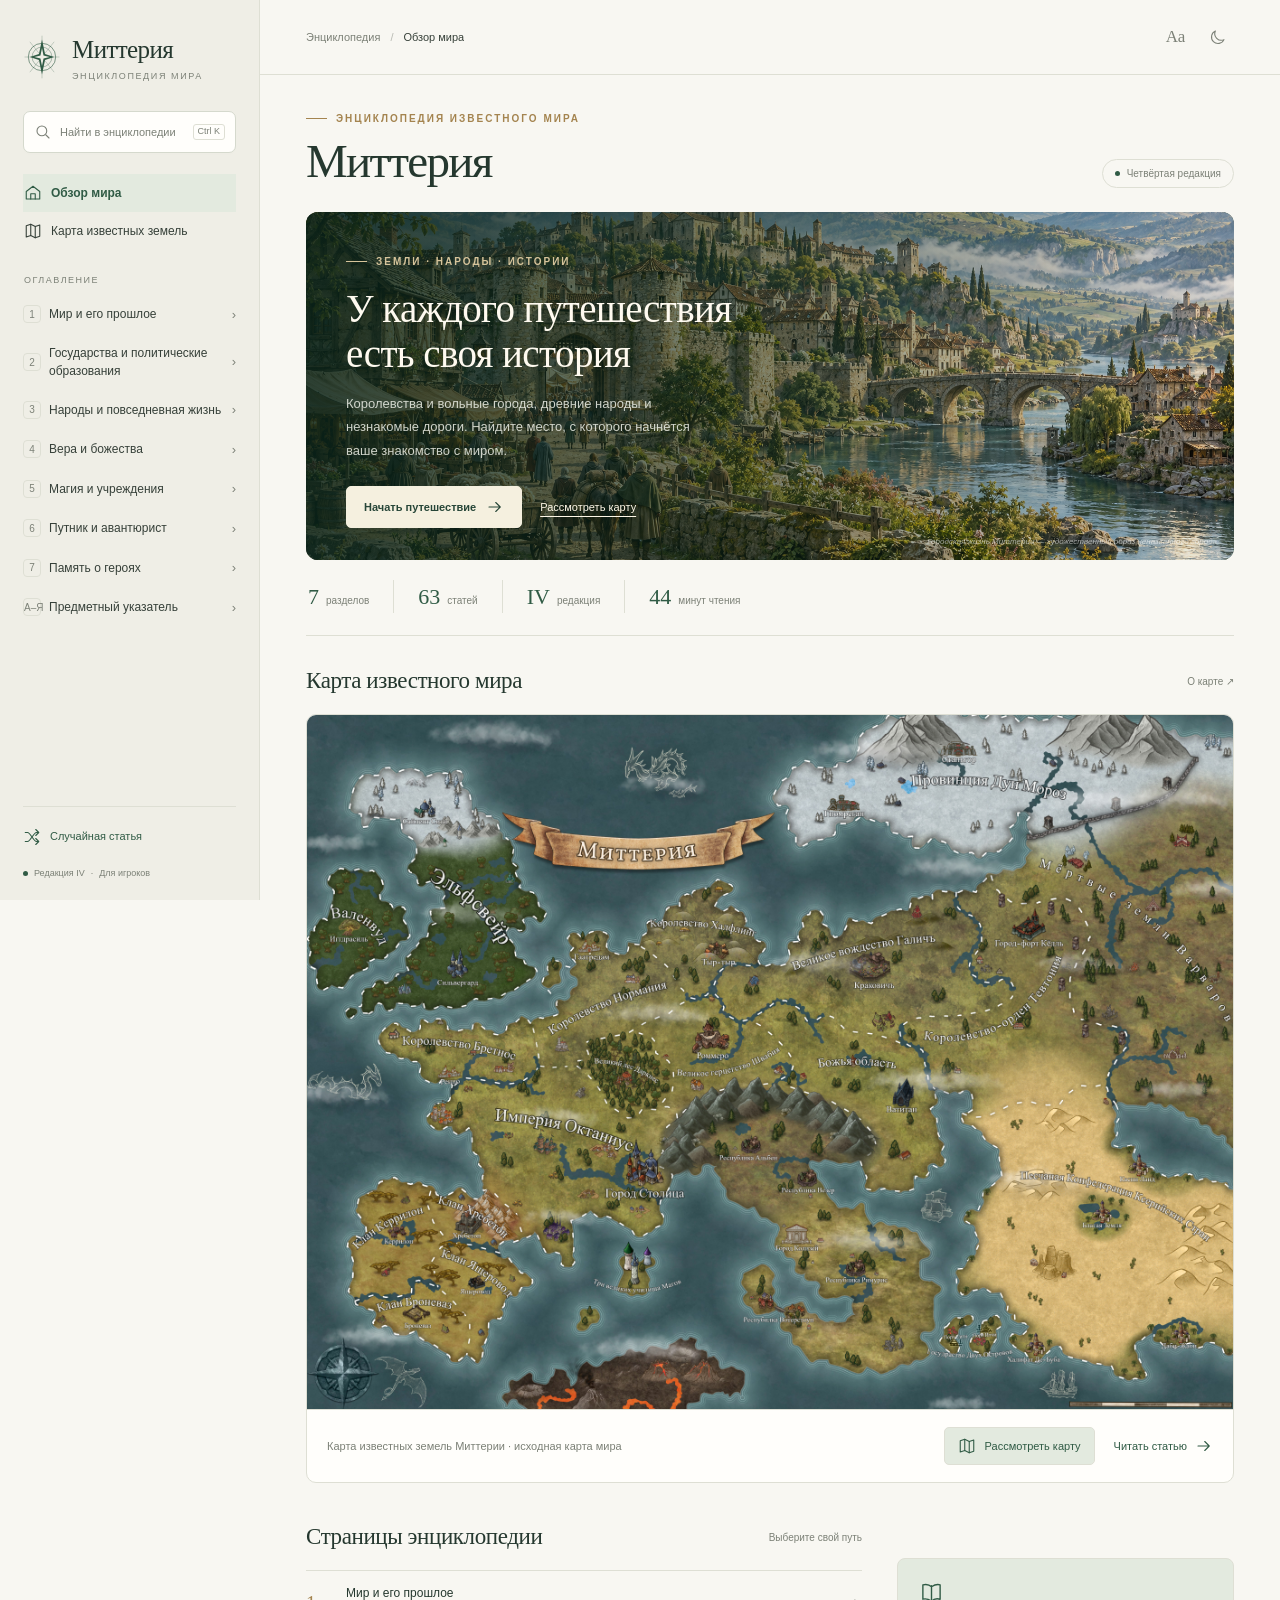
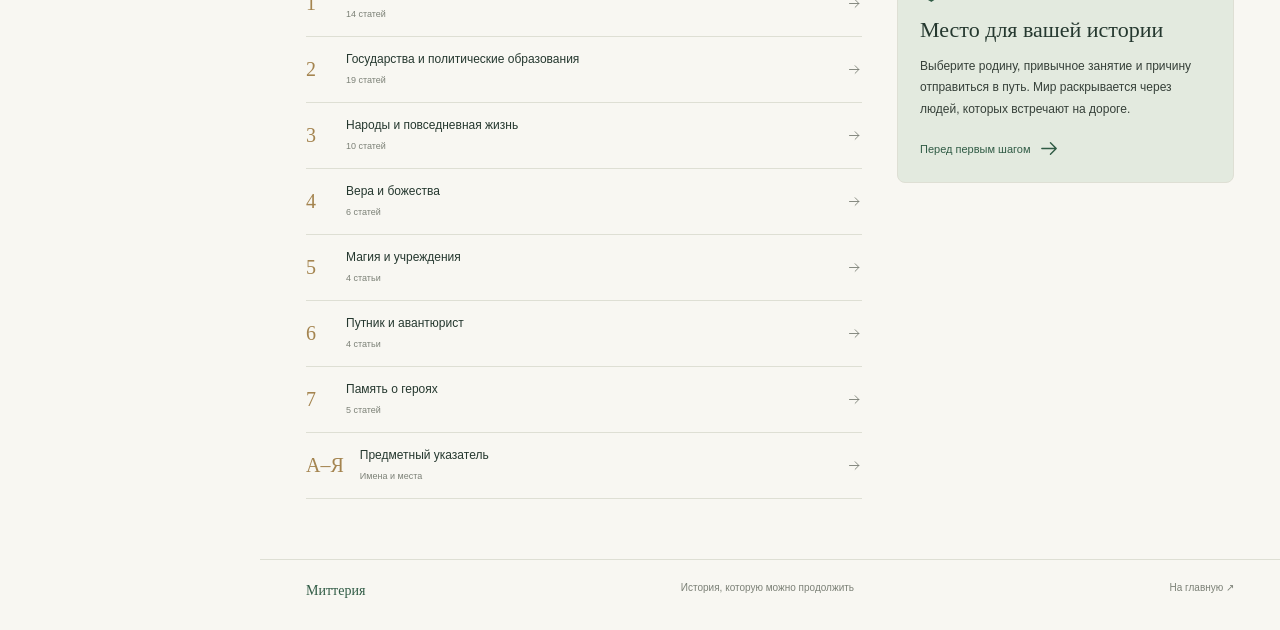
<file: index.html>
<!doctype html>
<html lang="ru" data-theme="light" data-text-size="normal">
<head>
  <meta charset="utf-8">
  <meta name="viewport" content="width=device-width,initial-scale=1">
  <meta name="theme-color" content="#f5f3ec">
  <meta name="description" content="Миттерия — иллюстрированная энциклопедия известного мира. Государства, история, народы, вера и дороги авантюриста.">
  <title>Миттерия — энциклопедия мира</title>
  <style>*{box-sizing:border-box}html{scroll-behavior:smooth;scroll-padding-top:90px}body{margin:0;background:var(--bg);color:var(--ink);font-family:"Segoe UI",Arial,sans-serif;font-size:14px;line-height:1.5;--bg:#f8f7f2;--paper:#fffefb;--side:#efeee6;--ink:#25382f;--text:#364039;--muted:#7c8177;--line:#dedfd4;--green:#305b45;--green-soft:#e3eadf;--gold:#a4844f;--shadow:0 20px 80px #142b2026;--read-size:19px}html[data-theme=dark] body{--bg:#17221e;--paper:#1c2a23;--side:#14201a;--ink:#e7e8df;--text:#cbd3c8;--muted:#a0ad9f;--line:#35483b;--green:#b0cfaf;--green-soft:#2a4231;--gold:#cab486;--shadow:0 20px 80px #0008;color-scheme:dark}html[data-text-size=small] body{--read-size:17px}html[data-text-size=large] body{--read-size:22px}button,input{font:inherit}button,a,input{-webkit-tap-highlight-color:transparent}button{color:inherit;cursor:pointer}button:disabled{opacity:.45;cursor:default}a{color:var(--green);text-decoration:none}a:hover{text-decoration:underline}button:focus-visible,a:focus-visible,input:focus-visible,summary:focus-visible{outline:3px solid var(--gold);outline-offset:4px}button{background:none;border:0}svg{display:block;width:100%;height:100%}.icon{display:inline-block;width:18px;height:18px;flex:none;vertical-align:middle}.sr-only{position:absolute;width:1px;height:1px;padding:0;overflow:hidden;clip:rect(0,0,0,0);white-space:nowrap;border:0}.skip-link{position:fixed;left:280px;top:-100px;background:var(--paper);padding:12px 22px;z-index:200;border:1px solid var(--line);border-radius:8px}.skip-link:focus{top:10px}.sidebar{position:fixed;inset:0 auto 0 0;width:260px;background:var(--side);border-right:1px solid var(--line);display:flex;flex-direction:column;padding:31px 23px 20px;z-index:40}.brand{display:flex;align-items:center;gap:11px;color:var(--ink);margin-bottom:28px}.brand:hover{text-decoration:none}.brand b{display:block;font-family:Georgia,"Times New Roman",serif;font-size:25px;letter-spacing:-.6px;font-weight:normal}.brand small{display:block;font-size:9px;letter-spacing:1.6px;text-transform:uppercase;color:var(--muted);margin-top:1px}#brand-emblem{width:38px;height:46px;flex:none;color:var(--green)}.search-launch{display:flex;align-items:center;gap:8px;text-align:left;border:1px solid #d5d9cd;background:var(--paper);padding:11px 10px;border-radius:7px;color:var(--muted);font-size:11px;width:100%;box-shadow:0 2px 2px #00000002}.search-launch span:not(.icon){flex:1}.search-launch kbd{font-family:inherit;font-size:9px;border:1px solid var(--line);padding:0 4px;white-space:nowrap;border-radius:3px}.search-launch:hover{border-color:var(--gold)}#navigation{overflow-y:auto;scrollbar-width:thin;scrollbar-color:var(--line) transparent;flex:1;padding:21px 0 8px}.nav-top-link{display:flex;align-items:center;gap:9px;padding:10px 9px;margin:0 -8px;color:var(--text);font-size:12px;border-radius:6px}.nav-top-link.active{background:var(--green-soft);color:var(--green);font-weight:600}.nav-section-label{text-transform:uppercase;letter-spacing:1.5px;font-size:9px;color:var(--muted);padding:24px 1px 8px;margin:0}.nav-chapter{margin:0 -8px 2px}.nav-chapter summary{display:flex;align-items:center;gap:8px;list-style:none;padding:9px 8px;cursor:pointer;font-size:12px;border-radius:5px;color:var(--text)}.nav-chapter summary::-webkit-details-marker{display:none}.nav-chapter summary:hover{background:var(--green-soft)}.nav-chapter summary .nav-number{width:18px;height:18px;display:grid;place-items:center;color:var(--muted);font-size:10px;border:1px solid var(--line);border-radius:4px}.nav-chapter summary .nav-title{flex:1}.nav-chapter summary .chevron{font-size:13px;color:var(--muted);transition:transform .2s}.nav-chapter[open] summary .chevron{transform:rotate(90deg)}.nav-children{padding:3px 0 7px 25px}.nav-children a{font-size:11px;display:block;padding:6px 8px;color:var(--muted);border-left:1px solid var(--line);line-height:1.45}.nav-children a.active{color:var(--green);font-weight:600;border-left:2px solid var(--green);background:var(--green-soft)}.nav-children .chapter-view{font-style:italic}.sidebar-bottom{padding-top:14px;border-top:1px solid var(--line)}.random-link{display:flex;align-items:center;gap:9px;padding:7px 0;color:var(--green);font-size:11px}.random-link:hover{text-decoration:underline}.sidebar-bottom p{font-size:9px;color:var(--muted);margin:14px 0 0;display:flex;align-items:center;gap:6px}.edition-dot{width:5px;height:5px;border-radius:50%;background:var(--green);display:inline-block}.workspace{margin-left:260px;min-height:100vh}.topbar{height:75px;border-bottom:1px solid var(--line);padding:0 46px;display:flex;align-items:center;justify-content:space-between;gap:20px;background:var(--bg);position:sticky;top:0;z-index:25}.topbar-left{display:flex;align-items:center;gap:12px;min-width:0}.breadcrumbs{display:flex;align-items:center;gap:10px;font-size:11px;color:var(--muted);min-width:0}.breadcrumbs a{white-space:nowrap;color:var(--muted)}.breadcrumbs .breadcrumb-current{color:var(--text);white-space:nowrap;overflow:hidden;text-overflow:ellipsis;max-width:340px}.breadcrumb-separator{opacity:.5}.topbar-actions{display:flex;align-items:center;gap:9px;flex:none}.icon-button{width:33px;height:33px;display:inline-flex;align-items:center;justify-content:center;border:1px solid transparent;border-radius:6px;color:var(--muted)}.icon-button:hover{background:var(--green-soft);color:var(--green);border-color:var(--line)}.font-icon{font-family:Georgia,serif;font-size:17px}.mobile-toggle,.mobile-search{display:none}#main{max-width:1430px;margin:0 auto;padding:36px 46px 60px;min-height:calc(100vh - 165px)}.page-footer{max-width:1430px;margin:auto;padding:20px 46px 29px;display:flex;justify-content:space-between;gap:20px;border-top:1px solid var(--line);color:var(--muted);font-size:10px}.page-footer>span:first-child{font-family:Georgia,serif;font-size:14px;color:var(--green)}.page-footer a{color:var(--muted)}.eyebrow{font-size:10px;text-transform:uppercase;letter-spacing:2px;font-weight:600;color:var(--gold);display:flex;align-items:center;gap:9px}.eyebrow::before{content:"";width:21px;height:1px;background:currentColor}.home-heading{display:flex;justify-content:space-between;align-items:flex-end;margin-bottom:24px;gap:20px}.home-heading h1{font-family:Georgia,"Times New Roman",serif;font-weight:normal;font-size:47px;line-height:1.1;letter-spacing:-1.7px;margin:10px 0 0}.edition-tag{font-size:10px;border:1px solid var(--line);border-radius:20px;padding:6px 12px;display:flex;align-items:center;gap:7px;white-space:nowrap;color:var(--muted)}.edition-tag i{width:5px;height:5px;background:var(--green);border-radius:50%}.hero{position:relative;min-height:340px;background:#274537;border-radius:12px;overflow:hidden;color:#fffaf0;isolation:isolate}.hero-img{position:absolute;inset:0;width:100%;height:100%;object-fit:cover;z-index:-2}.hero::after{content:"";position:absolute;inset:0;background:linear-gradient(90deg,#0a251bd9 0%,#0d281b88 47%,#13291a0a 100%);z-index:-1}.hero-content{padding:42px 40px 32px;max-width:550px}.hero .eyebrow{color:#d6c49b}.hero h2{font-family:Georgia,"Times New Roman",serif;font-weight:normal;font-size:39px;line-height:1.17;letter-spacing:-.6px;margin:17px 0 15px}.hero p{max-width:360px;font-size:13px;line-height:1.8;color:#edf0e7d9}.hero-links{display:flex;align-items:center;gap:18px;flex-wrap:wrap;margin-top:24px}.primary-button{display:inline-flex;align-items:center;justify-content:center;gap:10px;background:#f5f0df;color:#274638;padding:11px 17px;border:1px solid #f5f0df;border-radius:5px;font-size:11px;font-weight:600;transition:background .15s,transform .15s}.primary-button:hover{text-decoration:none;background:white;transform:translateY(-1px)}.hero-secondary{font-size:11px;color:#fff8e8;text-decoration:underline;text-underline-offset:5px}.hero-caption{position:absolute;right:17px;bottom:12px;font-size:8px;color:#fff9;font-style:italic}.home-stats{display:flex;align-items:center;gap:0;padding:20px 2px 22px;border-bottom:1px solid var(--line)}.home-stats>div{display:flex;align-items:baseline;gap:7px;padding:0 24px;border-right:1px solid var(--line);font-size:10px;color:var(--muted)}.home-stats>div:first-child{padding-left:0}.home-stats>div:last-child{border:0}.home-stats strong{font-family:Georgia,serif;color:var(--green);font-size:22px;font-weight:normal}.section-heading{display:flex;align-items:center;justify-content:space-between;margin:28px 0 15px;gap:15px}.section-heading h2{font-family:Georgia,"Times New Roman",serif;font-size:23px;font-weight:normal;margin:0;letter-spacing:-.4px}.section-heading>a,.section-heading>span{font-size:10px;color:var(--muted)}.feature-grid{display:grid;grid-template-columns:repeat(3,minmax(0,1fr));gap:17px}.feature-card{border:1px solid var(--line);border-radius:9px;overflow:hidden;background:var(--paper);color:var(--ink);display:flex;flex-direction:column;transition:transform .18s,box-shadow .18s}.feature-card:hover{text-decoration:none;transform:translateY(-3px);box-shadow:0 9px 24px #183c3010}.feature-image{height:145px;overflow:hidden;background:var(--green-soft)}.feature-image img{width:100%;height:100%;object-fit:cover;transition:transform .6s}.feature-card:hover .feature-image img{transform:scale(1.04)}.feature-text{padding:17px 18px 18px;flex:1}.feature-kicker{font-size:8px;letter-spacing:1.6px;text-transform:uppercase;color:var(--gold)}.feature-text h3{font-family:Georgia,serif;font-size:21px;font-weight:normal;margin:7px 0 8px}.feature-text p{font-size:11px;line-height:1.65;margin:0;color:var(--muted)}.feature-text .card-link{display:flex;align-items:center;justify-content:space-between;font-size:10px;margin-top:15px;color:var(--green)}.home-lower{display:grid;grid-template-columns:1.65fr 1fr;gap:35px;margin-top:9px}.chapter-list{border-top:1px solid var(--line)}.chapter-row{display:flex;align-items:center;gap:16px;padding:13px 0;border-bottom:1px solid var(--line);color:var(--ink)}.chapter-row:hover{text-decoration:none;color:var(--green)}.chapter-row>span:first-child{font-family:Georgia,serif;font-size:20px;color:var(--gold);min-width:24px}.chapter-row>div{flex:1}.chapter-row b{display:block;font-size:12px;font-weight:500}.chapter-row small{color:var(--muted);font-size:9px}.chapter-row .icon{width:15px;height:15px;color:var(--muted)}.reading-note{padding:22px;background:var(--green-soft);border:1px solid var(--line);border-radius:8px;margin-top:66px;align-self:start}.reading-note .icon{color:var(--green);width:23px;height:23px}.reading-note h3{font-family:Georgia,serif;font-size:22px;font-weight:normal;line-height:1.25;margin:12px 0}.reading-note p{font-size:12px;color:var(--text);line-height:1.8}.reading-note a{display:inline-flex;align-items:center;gap:8px;font-size:11px;margin-top:5px}.resume-strip{display:flex;align-items:center;gap:13px;padding:13px 18px;border:1px solid var(--line);background:var(--paper);border-radius:7px;margin-bottom:22px}.resume-strip>.icon{color:var(--gold)}.resume-strip div{flex:1}.resume-strip small{display:block;color:var(--muted);font-size:9px;letter-spacing:1px;text-transform:uppercase}.resume-strip a{font-family:Georgia,serif;font-size:17px}.bookmark-list{display:flex;gap:8px;flex-wrap:wrap;margin-top:20px}.bookmark-chip{border:1px solid var(--line);background:var(--paper);padding:7px 11px;font-size:11px;border-radius:20px}.article-page{max-width:1150px;margin:auto}.article-header{padding:12px 0 24px;border-bottom:1px solid var(--line)}.article-header h1,.chapter-header h1{font-family:Georgia,"Times New Roman",serif;font-weight:normal;font-size:46px;line-height:1.14;letter-spacing:-1.1px;margin:17px 0}.article-header .article-description{font-family:Georgia,serif;font-size:19px;color:var(--muted);line-height:1.6;margin:0;max-width:750px}.article-meta{display:flex;align-items:center;justify-content:space-between;gap:15px;margin-top:21px;font-size:10px;color:var(--muted)}.article-meta-left{display:flex;align-items:center;gap:14px;flex-wrap:wrap}.article-meta .icon{width:13px;height:13px;vertical-align:-2px;margin-right:4px}.article-actions{display:flex;gap:7px}.article-action{display:inline-flex;align-items:center;gap:6px;font-size:10px;border:1px solid var(--line);border-radius:5px;padding:7px 10px;color:var(--muted);background:var(--paper)}.article-action:hover,.article-action[aria-pressed=true]{background:var(--green-soft);color:var(--green)}.article-action .icon{width:13px;height:13px;margin:0}.article-layout{display:grid;grid-template-columns:minmax(0,1fr) 237px;gap:46px;padding-top:31px}.article-body{font-family:Georgia,"Times New Roman",serif;font-size:var(--read-size);line-height:1.85;color:var(--text);max-width:69ch;min-width:0;overflow-wrap:break-word}.article-body>p:first-child{font-size:calc(var(--read-size) + 1px);color:var(--ink)}.article-body p{margin:0 0 1.12em}.article-body h2,.article-body h3,.article-body h4{font-family:Georgia,serif;line-height:1.3;color:var(--ink);font-weight:normal;margin:1.7em 0 .7em;scroll-margin-top:90px}.article-body h2{font-size:1.5em}.article-body h3{font-size:1.25em}.article-body a{border-bottom:1px solid #9bad9255;text-decoration:none}.article-body a:hover{border-bottom-color:var(--green);background:var(--green-soft)}.article-body strong{color:var(--ink);font-weight:600}.article-body ul{padding-left:1.3em}.article-body li{padding-left:.2em;margin:.55em 0}.article-body blockquote{margin:1.4em 0;padding:0 0 0 1.2em;border-left:2px solid var(--gold);color:var(--muted);font-style:italic}.article-body img{max-width:100%;border-radius:7px;cursor:zoom-in;display:block;height:auto}.article-body figure{margin:0 0 1.5em}.article-body figcaption{font:10px/1.6 "Segoe UI",Arial,sans-serif;color:var(--muted);margin-top:9px}.article-picture{margin:0 0 28px;position:relative}.article-picture button{padding:0;display:block;width:100%;cursor:zoom-in}.article-picture img{width:100%;max-height:330px;object-fit:cover;border-radius:8px;display:block}.article-picture figcaption{font:10px/1.5 "Segoe UI",Arial,sans-serif;color:var(--muted);margin-top:8px}.article-aside{position:sticky;top:104px;align-self:start;font-size:12px}.fact-panel{border:1px solid var(--line);background:var(--paper);border-radius:7px;overflow:hidden}.fact-panel h2{font-size:9px;letter-spacing:1.6px;text-transform:uppercase;font-weight:600;color:var(--muted);padding:17px 17px 12px;border-bottom:1px solid var(--line);margin:0}.fact-panel dl{padding:4px 17px 12px;margin:0}.fact-panel dl>div{padding:12px 0;border-bottom:1px solid var(--line)}.fact-panel dl>div:last-child{border:0}.fact-panel dt{font-size:9px;letter-spacing:.5px;color:var(--muted);margin-bottom:5px}.fact-panel dd{margin:0;font-size:12px;line-height:1.65;color:var(--text)}.aside-links{margin-top:22px}.aside-links h3{font-size:9px;letter-spacing:1.4px;text-transform:uppercase;color:var(--muted);font-weight:600}.aside-links a{display:flex;align-items:center;gap:8px;font-size:11px;padding:8px 0;border-bottom:1px solid var(--line)}.aside-links .icon{width:13px;height:13px}.article-bottom{border-top:1px solid var(--line);display:grid;grid-template-columns:1fr 1fr;gap:25px;margin-top:38px;padding-top:23px}.article-bottom a{font-size:13px}.article-bottom a:last-child{text-align:right}.article-bottom small{display:block;text-transform:uppercase;letter-spacing:1.4px;font-size:8px;color:var(--muted);margin-bottom:7px}.article-bottom b{font-family:Georgia,serif;font-weight:normal;font-size:17px}.chapter-header{padding:15px 0 25px;border-bottom:1px solid var(--line)}.chapter-header p{max-width:65ch;font:18px/1.7 Georgia,serif;color:var(--muted)}.chapter-grid{display:grid;grid-template-columns:repeat(2,minmax(0,1fr));gap:0 35px;margin-top:25px}.chapter-entry{padding:20px 0;border-bottom:1px solid var(--line);display:block;color:var(--ink)}.chapter-entry:hover{text-decoration:none}.chapter-entry small{font-size:9px;letter-spacing:1px;color:var(--gold);text-transform:uppercase}.chapter-entry h2{font:normal 23px/1.25 Georgia,serif;margin:8px 0 10px}.chapter-entry p{font-size:12px;color:var(--muted);line-height:1.7;margin:0}.chapter-entry .entry-arrow{display:block;margin-top:11px;color:var(--green);font-size:13px}.empty-state{padding:60px 20px;text-align:center;color:var(--muted)}.empty-state h1{font:normal 34px Georgia,serif;color:var(--ink)}dialog{color:var(--ink);background:var(--paper);border:1px solid var(--line);padding:0;box-shadow:var(--shadow)}dialog::backdrop{background:#10241dcc;backdrop-filter:blur(5px)}.search-dialog{width:min(680px,calc(100vw - 28px));max-height:min(700px,85vh);border-radius:12px;margin:10vh auto auto}.search-dialog-header{display:flex;gap:14px;align-items:center;padding:17px 20px;border-bottom:1px solid var(--line)}.search-dialog-header>.icon{color:var(--gold)}#search-input{flex:1;min-width:0;border:0;outline:0!important;background:none;color:var(--ink);font-size:18px;padding:5px 0}#search-input::placeholder{color:var(--muted);font-size:16px}.dialog-close{color:var(--muted);font-size:10px;padding:4px 7px;border:1px solid var(--line);border-radius:4px}.search-status{font-size:10px;color:var(--muted);padding:15px 23px 9px;letter-spacing:.3px}.search-results{overflow-y:auto;max-height:49vh;padding:0 11px 10px}.search-result{display:block;padding:12px;border-radius:7px;margin:3px 0;color:var(--ink)}.search-result:hover,.search-result.selected{background:var(--green-soft);text-decoration:none}.search-result small{display:block;font-size:9px;color:var(--muted);margin-bottom:4px}.search-result strong{font:normal 21px/1.3 Georgia,serif;display:block}.search-result p{font-size:11px;color:var(--muted);line-height:1.6;margin:5px 0 0}.search-result mark{background:#ceb97d50;color:inherit;border-radius:2px}.search-hint{border-top:1px solid var(--line);display:flex;gap:18px;padding:12px 23px;color:var(--muted);font-size:9px}.search-empty{padding:32px 20px 45px;text-align:center;color:var(--muted);font-size:13px}.image-dialog{width:calc(100vw - 44px);max-width:1500px;height:calc(100vh - 44px);max-height:none;border-radius:10px;overflow:hidden}.image-toolbar{height:58px;padding:0 17px 0 24px;display:flex;align-items:center;justify-content:space-between;border-bottom:1px solid var(--line);gap:20px}.image-toolbar strong{font-size:12px;font-weight:500;overflow:hidden;text-overflow:ellipsis;white-space:nowrap}.image-toolbar>div{display:flex;gap:5px;align-items:center}.zoom-reset{font-size:11px;color:var(--muted);width:56px}.image-stage{height:calc(100% - 103px);overflow:hidden;display:flex;align-items:center;justify-content:center;touch-action:none;cursor:grab;background:var(--bg)}.image-stage.dragging{cursor:grabbing}.image-stage img{width:100%;height:100%;object-fit:contain;transform-origin:center;pointer-events:none;user-select:none}.image-dialog>p{margin:0;padding:12px 22px;color:var(--muted);font-size:10px;height:45px;overflow:auto}.toast{position:fixed;bottom:28px;left:calc(50% + 130px);transform:translate(-50%,20px);padding:12px 20px;background:var(--ink);color:var(--paper);border-radius:7px;font-size:12px;box-shadow:var(--shadow);opacity:0;pointer-events:none;transition:.2s;z-index:150}.toast.show{opacity:1;transform:translate(-50%,0)}.drawer-backdrop{position:fixed;inset:0;background:#10241d99;z-index:35;backdrop-filter:blur(2px)}.drawer-backdrop[hidden]{display:none}.nojs-book{margin:30px auto;max-width:800px;padding:30px;background:var(--paper);font:19px/1.8 Georgia,serif}.nojs-book img{max-width:100%}.nojs-book~*{display:none}body:has(.nojs-book)>.sidebar,body:has(.nojs-book)>.workspace{display:none}@media(min-width:1550px){#main{padding-top:45px}.hero{min-height:380px}.hero-content{padding-top:48px}.hero h2{font-size:44px}.feature-image{height:170px}.sidebar{width:276px;padding-left:27px;padding-right:27px}.workspace{margin-left:276px}}@media(max-width:1200px){.sidebar{width:230px;padding:27px 17px 19px}.workspace{margin-left:230px}.topbar{padding:0 28px}#main{padding:29px 28px 45px}.page-footer{padding-left:28px;padding-right:28px}.hero-content{padding:32px;max-width:500px}.hero h2{font-size:35px}.hero{min-height:325px}.article-layout{gap:28px;grid-template-columns:minmax(0,1fr) 210px}.article-header h1{font-size:39px}.toast{left:calc(50% + 115px)}.feature-text{padding:15px}.home-lower{gap:25px}.breadcrumbs .breadcrumb-current{max-width:230px}}@media(max-width:1000px){.sidebar{width:270px;transform:translateX(-100%);transition:transform .22s}.sidebar.open{transform:translateX(0)}.workspace{margin-left:0}.mobile-toggle,.mobile-search{display:inline-flex}.topbar{height:65px}.article-aside{position:static}.article-layout{grid-template-columns:minmax(0,1fr) 220px}.toast{left:50%}.skip-link{left:20px}.home-heading h1{font-size:44px}}@media(max-width:750px){.article-layout{display:flex;flex-direction:column}.article-aside{display:grid;grid-template-columns:1fr 1fr;gap:20px}.aside-links{margin:0}.article-body{max-width:none}.feature-grid{gap:11px}.feature-image{height:120px}.feature-text h3{font-size:19px}.feature-text p{font-size:10px}.feature-text{padding:13px}.home-lower{grid-template-columns:1fr}.reading-note{margin-top:0}.breadcrumbs .breadcrumb-current{max-width:210px}.hero-caption{max-width:40%;text-align:right}.hero-content{max-width:480px}.hero h2{font-size:34px}.article-meta{align-items:flex-start}.article-actions{flex-wrap:wrap;justify-content:flex-end}.article-header h1{font-size:36px}.chapter-grid{gap:0 25px}.page-footer>span:nth-child(2){display:none}}@media(max-width:600px){.topbar{padding:0 16px;gap:8px}.topbar-actions{gap:1px}.breadcrumbs{gap:7px;font-size:10px}.breadcrumbs>a:first-child{display:none}.breadcrumbs>.breadcrumb-separator:first-of-type{display:none}.breadcrumbs .breadcrumb-current{max-width:180px}.topbar .icon-button{width:31px;height:31px}#main{padding:24px 18px 38px}.home-heading{align-items:flex-start;margin-bottom:19px}.home-heading h1{font-size:37px;margin-top:8px}.home-heading .eyebrow{font-size:8px;letter-spacing:1.4px}.edition-tag{font-size:8px;padding:5px 8px;margin-top:6px}.hero{min-height:360px;border-radius:8px}.hero::after{background:linear-gradient(90deg,#0a251be8,#0d281b77)}.hero-content{padding:29px 25px;max-width:100%}.hero h2{font-size:32px;max-width:290px}.hero p{font-size:12px;max-width:275px}.hero-links{gap:14px;margin-top:21px}.hero-caption{font-size:7px;max-width:55%}.home-stats{padding:17px 0}.home-stats>div{padding:0 13px;font-size:9px;gap:5px}.home-stats strong{font-size:19px}.section-heading{margin-top:25px}.section-heading h2{font-size:22px}.section-heading>a{max-width:110px;text-align:right}.feature-grid{grid-template-columns:1fr;gap:12px}.feature-card{display:grid;grid-template-columns:120px 1fr;min-height:149px}.feature-image{height:100%;min-height:149px}.feature-text{padding:14px 16px}.feature-text h3{font-size:21px;margin:6px 0}.feature-text p{font-size:11px}.feature-text .card-link{margin-top:10px}.feature-kicker{font-size:8px}.home-lower{gap:20px}.reading-note{padding:20px}.chapter-row{gap:13px}.chapter-row b{font-size:12px}.article-header{padding:6px 0 20px}.article-header h1,.chapter-header h1{font-size:33px;letter-spacing:-.8px;margin:13px 0}.article-header .article-description{font-size:17px}.article-meta{display:block}.article-actions{justify-content:flex-start;margin-top:15px}.article-meta-left{font-size:9px}.article-layout{padding-top:24px;gap:24px}.article-body{font-size:var(--read-size);line-height:1.8}.article-body>p:first-child{font-size:var(--read-size)}.article-aside{display:block}.aside-links{margin-top:22px}.fact-panel dl{display:grid;grid-template-columns:1fr 1fr;gap:0 18px}.article-picture img{max-height:230px}.article-bottom{gap:17px}.article-bottom b{font-size:15px}.chapter-grid{grid-template-columns:1fr}.chapter-header{padding-top:6px}.chapter-header p{font-size:17px}.chapter-entry{padding:18px 0}.chapter-entry h2{font-size:22px}.chapter-entry p{font-size:12px}.page-footer{padding:19px 18px 24px;font-size:9px}.search-dialog{margin-top:6vh;max-height:87vh}.search-dialog-header{padding:13px 15px;gap:10px}#search-input{font-size:16px}.search-dialog-header .dialog-close{font-size:9px}.search-results{max-height:60vh}.search-result strong{font-size:20px}.search-hint{gap:15px;font-size:8px;padding:12px 20px}.image-dialog{width:calc(100vw - 12px);height:calc(100dvh - 20px);border-radius:7px}.image-toolbar{padding:0 8px 0 13px;gap:6px}.image-toolbar strong{font-size:10px}.image-toolbar .icon-button{width:29px}.image-dialog>p{padding:10px 13px;font-size:9px}.toast{max-width:90vw;white-space:normal;text-align:center;width:max-content;font-size:11px}.resume-strip{padding:12px}.resume-strip a{font-size:15px}.resume-strip small{font-size:8px}.bookmark-chip{font-size:10px}.hero-secondary{font-size:10px}.primary-button{font-size:10px;padding:10px 13px}}@media(prefers-reduced-motion:reduce){html{scroll-behavior:auto}*,*::before,*::after{transition:none!important;animation:none!important}}@media print{body{background:white;color:black}.sidebar,.topbar,.page-footer,.article-aside,.article-actions,.article-bottom,.toast,dialog,.drawer-backdrop,.skip-link{display:none!important}.workspace{margin:0}#main{padding:0;max-width:none}.article-layout{display:block}.article-body{font-size:12pt;line-height:1.55;max-width:none;color:black}.article-header h1{font-size:28pt}.article-header{border-color:#999}.article-body a{color:inherit;text-decoration:none}.article-picture{max-width:500px}.article-picture img{max-height:250px}.home-heading h1{font-size:30pt}.hero{min-height:230px;print-color-adjust:exact}.feature-grid{grid-template-columns:repeat(3,1fr)}.article-body h2,.article-body h3{break-after:avoid}.article-body p{orphans:3;widows:3}}

.article-body table{width:100%;border-collapse:collapse;font:13px/1.7 'Segoe UI',Arial,sans-serif;margin:1.5em 0}.article-body th,.article-body td{padding:10px 12px;border:1px solid var(--line);text-align:left;vertical-align:top}.article-body th{background:var(--green-soft);font-weight:600;color:var(--ink)}.article-body hr{border:0;border-top:1px solid var(--line);margin:1.8em 0}.article-body ol{padding-left:1.5em}.article-body .wiki-link,.article-body .entity-link{text-underline-offset:4px}.article-body .wiki-link:hover,.article-body .entity-link:hover{border-bottom-color:var(--green)}@media(max-width:600px){.article-body table{font-size:11px}.article-body th,.article-body td{padding:7px 8px}}
/* Keep the alphabetic index marker on one line in the narrow sidebar. */
.nav-number{flex-shrink:0;white-space:nowrap;font-size:9px;width:22px}.nav-title{min-width:0}#navigation{overflow-x:hidden}

/* Atlas overview and original character portraits. */
.home-map-frame{border:1px solid var(--line);border-radius:10px;overflow:hidden;background:var(--paper)}
.home-map-image{display:block;width:100%;padding:0;cursor:zoom-in;background:var(--paper)}
.home-map-image img{display:block;width:100%;height:auto;max-height:700px;object-fit:contain}
.home-map-footer{display:flex;align-items:center;justify-content:space-between;gap:25px;padding:17px 20px;border-top:1px solid var(--line)}
.home-map-footer p{margin:0;color:var(--muted);font:11px/1.7 'Segoe UI',Arial,sans-serif;max-width:55ch}
.home-map-footer>div{display:flex;align-items:center;gap:19px;flex:none}
.home-map-footer a{display:inline-flex;align-items:center;gap:8px;font-size:11px;white-space:nowrap}
.map-open-button{display:inline-flex;align-items:center;justify-content:center;gap:9px;border:1px solid var(--line);background:var(--green-soft);color:var(--green);border-radius:5px;font-size:11px;padding:9px 13px;white-space:nowrap}
.map-open-button:hover{border-color:var(--green)}
.article-gallery{display:grid;grid-template-columns:minmax(0,1fr);gap:22px;margin-bottom:28px}
.article-gallery.multiple{grid-template-columns:repeat(2,minmax(0,1fr));gap:16px}
.article-gallery .article-picture{margin:0}
.article-gallery .article-picture img{height:auto;width:100%;max-height:450px;object-fit:contain}
.article-gallery .article-picture button{border-radius:8px;overflow:hidden;background:var(--paper)}
.article-gallery .portrait-picture{max-width:520px;width:100%;margin:0 auto}
.article-gallery .portrait-picture img{max-height:450px;object-fit:contain}
.party-gallery{display:grid;grid-template-columns:repeat(2,minmax(0,1fr));gap:19px;margin:30px 0}
.article-body .party-card{display:flex;flex-direction:column;border:1px solid var(--line);border-radius:8px;overflow:hidden;background:var(--paper);color:var(--ink);text-decoration:none;transition:transform .18s,box-shadow .18s}
.article-body .party-card:hover{background:var(--paper);border-color:var(--green);transform:translateY(-2px);box-shadow:0 8px 20px #183c3010}
.party-portrait{height:260px;padding:12px;background:var(--side);display:flex;align-items:center;justify-content:center}
.article-body .party-portrait img{width:100%;height:100%;object-fit:contain;border-radius:0;cursor:pointer}
.party-card-text{padding:17px 18px 18px}
.article-body .party-card h2{font:normal 22px/1.25 Georgia,serif;margin:0 0 8px}
.article-body .party-card p{font:11px/1.7 'Segoe UI',Arial,sans-serif;color:var(--muted);margin:0 0 13px}
.party-card-text>span{display:flex;align-items:center;justify-content:space-between;gap:12px;font:10px/1.5 'Segoe UI',Arial,sans-serif;color:var(--green)}
@media(max-width:750px){.home-map-footer{align-items:flex-start;gap:13px;flex-direction:column}.home-map-footer p{max-width:none}.party-portrait{height:280px}}
@media(max-width:600px){.home-map-footer{padding:14px}.home-map-footer>div{flex-wrap:wrap;gap:14px}.home-map-footer p{font-size:10px}.map-open-button,.home-map-footer a{font-size:10px}.article-gallery.multiple{grid-template-columns:minmax(0,1fr)}.party-gallery{gap:12px}.party-portrait{height:215px;padding:8px}.party-card-text{padding:12px}.article-body .party-card h2{font-size:19px}.article-body .party-card p{font-size:10px}.party-card-text>span{font-size:9px}}
@media(max-width:380px){.party-gallery{grid-template-columns:minmax(0,1fr)}.party-portrait{height:300px}}
@media print{.home-map-footer button{display:none}.home-map-image img{max-height:600px}.article-gallery .portrait-picture img{max-height:350px}.party-gallery{break-inside:avoid}.party-portrait{height:200px}}
</style>
</head>
<body>
  <a class="skip-link" href="#main">Перейти к чтению</a>
  <div class="drawer-backdrop" id="drawer-backdrop" hidden></div>
  <aside class="sidebar" id="sidebar" aria-label="Основная навигация">
    <a class="brand" href="#home" aria-label="Миттерия — главная"><span id="brand-emblem"></span><span><b>Миттерия</b><small>Энциклопедия мира</small></span></a>
    <button class="search-launch" type="button" data-action="search"><span class="icon" data-icon="search"></span><span>Найти в энциклопедии</span><kbd>Ctrl K</kbd></button>
    <nav id="navigation" aria-label="Разделы энциклопедии"></nav>
    <div class="sidebar-bottom"><button class="random-link" type="button" data-action="random"><span class="icon" data-icon="shuffle"></span>Случайная статья</button><p><span class="edition-dot"></span>Редакция IV <span>·</span> Для игроков</p></div>
  </aside>
  <div class="workspace">
    <header class="topbar">
      <div class="topbar-left"><button class="icon-button mobile-toggle" type="button" data-action="menu" aria-label="Открыть оглавление" aria-controls="sidebar" aria-expanded="false"><span class="icon" data-icon="menu"></span></button><nav class="breadcrumbs" id="breadcrumbs" aria-label="Хлебные крошки"></nav></div>
      <div class="topbar-actions"><button class="icon-button mobile-search" type="button" data-action="search" aria-label="Поиск"><span class="icon" data-icon="search"></span></button><button class="icon-button" type="button" data-action="font" aria-label="Изменить размер текста" title="Размер текста"><span class="font-icon">Аа</span></button><button class="icon-button" id="theme-toggle" type="button" data-action="theme" aria-label="Включить тёмную тему" title="Переключить тему"><span class="icon" data-icon="moon"></span></button></div>
    </header>
    <main id="main" tabindex="-1"></main>
    <footer class="page-footer"><span>Миттерия</span><span>История, которую можно продолжить</span><a href="#home">На главную <span aria-hidden="true">↗</span></a></footer>
  </div>
  <dialog class="search-dialog" id="search-dialog" aria-labelledby="search-title">
    <div class="search-dialog-header"><span class="icon" data-icon="search"></span><label class="sr-only" id="search-title" for="search-input">Поиск по энциклопедии</label><input id="search-input" type="search" placeholder="Страна, имя или слово…" autocomplete="off" spellcheck="false"><button class="dialog-close" type="button" data-action="close-search" aria-label="Закрыть поиск">Esc</button></div>
    <div class="search-status" id="search-status" role="status"></div><div class="search-results" id="search-results"></div><div class="search-hint"><span>↑ ↓ выбрать</span><span>Enter открыть</span><span>Esc закрыть</span></div>
  </dialog>
  <dialog class="image-dialog" id="image-dialog" aria-labelledby="image-title">
    <div class="image-toolbar"><strong id="image-title">Иллюстрация</strong><div><button class="icon-button" type="button" data-action="zoom-out" aria-label="Уменьшить изображение">−</button><button class="zoom-reset" type="button" data-action="zoom-reset" aria-label="Сбросить масштаб">100%</button><button class="icon-button" type="button" data-action="zoom-in" aria-label="Увеличить изображение">+</button><button class="icon-button" type="button" data-action="close-image" aria-label="Закрыть изображение"><span class="icon" data-icon="close"></span></button></div></div>
    <div class="image-stage" id="image-stage"><img id="zoom-image" alt=""></div><p id="image-caption"></p>
  </dialog>
  <div class="toast" id="toast" role="status" aria-live="polite"></div>
  <noscript><div class="nojs-book"><p>Полный текст энциклопедии</p><style>.sidebar,.workspace,.drawer-backdrop{display:none!important}.nojs-book{max-width:820px;margin:40px auto;padding:24px;font:18px/1.8 Georgia,serif}.nojs-book img{max-width:100%}</style><section id="text-mitteria"><h2>Миттерия</h2><p>У городских ворот телега с овечьей шерстью ждёт, пока писарь пересчитает тюки. Рядом наёмник сушит над жаровней промокшие перчатки, паломница проверяет узел на дорожной сумке, а подмастерье несёт в мастерскую чужой меч со сломанной гардой. Каждый прибыл по своему делу. К вечеру один из них может оказаться свидетелем ссоры, поручителем незнакомца или попутчиком человека, которого ещё утром не знал.</p>
<p>Так начинается знакомство с Миттерией. Её державы видны издалека — по крепостям, знамёнам и огромной северной стене. Повседневная жизнь раскрывается ближе: в шве хорошо подогнанного кафтана, в торговом договоре с несколькими печатями, в празднике, ради которого деревня откладывает тяжёлую работу. Здесь помнят войны, спорят о богах, берегут семейные мастерские и отправляются в путь, надеясь вернуться с чем-то большим, чем дорожная пыль.</p>
<p>Эта книга знакомит с известными землями и их обитателями. Для одного героя они станут родиной, для другого — местом службы, для третьего — первой чужой страной. Мир уже менялся от человеческих решений и поступков других народов. Теперь в его историю могут войти новые имена.</p></section><section id="text-navigation"><h2>Как пользоваться книгой</h2><p>Начните с <a class="wiki-link" href="#text-mitteria">карты и прошлого мира</a>, затем выберите интересующую <a class="wiki-link" href="#text-dun-moroz">страну</a>. О происхождении, занятиях и повседневной жизни рассказывает глава <a class="wiki-link" href="#text-origins">о народах и обществах</a>. <a class="wiki-link" href="#text-common-pantheon">Вера</a> и <a class="wiki-link" href="#text-magic-practice">магия</a> помогают понять местные обычаи. В главе <a class="wiki-link" href="#text-journeys">для путника</a> собраны сведения о дороге, работе и подготовке героя, а <a class="wiki-link" href="#text-first-party">память о прежних авантюристах</a> связывает книгу с уже начавшейся историей. Быстро найти нужное имя поможет <a class="wiki-link" href="#text-index">указатель</a>.</p></section><section id="text-world-name"><h2>Имя мира</h2><p>Название Миттерии связывают с <a class="wiki-link entity-link" href="#text-mitra">Митрой</a>, которую её последователи почитают как создательницу богов. Имя знакомо далеко за пределами её церковных владений, хотя почитание Митры разделяют далеко не все. На торговой площади можно услышать несколько версий истории мира, прежде чем будет закрыта одна лавка.</p></section><section id="text-world-map"><h2>Карта известных земель</h2><figure class="article-picture"><button type="button" data-image-key="map" aria-label="Открыть карту во весь экран"><img src="assets/world-map.jpg" alt="Карта известных земель Миттерии"></button><figcaption>Исходная карта мира · нажмите, чтобы увеличить и перемещать</figcaption></figure>
<p>На западе лежат <a class="wiki-link entity-link" href="#text-elfsweyr">Эльфсвейр</a> и <a class="wiki-link entity-link" href="#text-valenwood">Валенвуд</a>. Север занимает <a class="wiki-link entity-link" href="#text-dun-moroz">Дун Мороз</a>, отделённый огромной стеной от соседних земель. В центральной части карты находятся человеческие королевства, имперские владения и церковные территории. Юго-запад принадлежит кланам драконорождённых. Южный полуостров разделён между независимыми республиками; дальше расположены два небольших острова и города пустынной конфедерации. На нижнем краю видна вулканическая суша <a class="wiki-link entity-link" href="#text-zvas">Зваса</a>.</p>
<p>Пунктир обозначает политические границы. Иногда за ним начинается иная власть с другими пошлинами, иногда — область, где государь, изображённый на монете, известен лишь по рассказам. Место может принадлежать державе по праву, но жить под властью местных общин. Поэтому дорожный совет опытного перевозчика бывает полезнее рассуждений человека, который видел страну только на рисунке.</p>
<p>Горы особенно сильно влияют на отношения держав. Они прикрывают республики от крупного вторжения и разделяют земли империи и драконорождённых. Передвижение армии требует перевезти припасы, повозки и осадные орудия. Узкая тропа, удобная для пастуха, может оказаться непреодолимым препятствием для целого похода. Морские пути, в свою очередь, связывают земли, которые по суше разделяет длинный обход.</p></section><section id="text-barbarian-lands"><h2>Восточная граница</h2><p>Мёртвыми землями Варваров восток называют в западных странах. Земли населены; их мрачное имя выросло из отчуждения и страха перед пограничной угрозой. У жителя далёкого города сведения о востоке часто сводятся к военным известиям, привезённым товарам и пересказам чужих путешествий. Надёжность таких рассказов неодинакова.</p>
<p>Пограничное противостояние особенно заметно в судьбе <a class="wiki-link entity-link" href="#text-teutonia">Тевтонии</a>. Её орден держит рубеж, а соседние державы обсуждают поддержку, поставки и собственную безопасность. Для возчика, доставляющего железо в крепость, далёкая политика становится вполне ощутимой: нужно узнать, открыта ли дорога, кто принимает груз и где получить обратное поручение. За пределами этой знакомой пограничной картины начинается гораздо менее известный мир.</p></section><section id="text-darkness-forest"><h2>Великий лес Даркнес</h2><p>Даркнес выглядит на карте частью <a class="wiki-link entity-link" href="#text-swabia">Швабии</a>, но герцогская власть давно не распоряжается им так же уверенно, как обычными землями. Здесь живёт множество лесных существ и монстров, а гоблины строят собственные города. Большую армию через лес не провести. Даже знакомство с окраиной мало говорит о том, что ждёт путешественника глубже среди деревьев.</p>
<p>Лесная дорога требует иного внимания, чем мощёный тракт. Колея исчезает под опавшей листвой, шум воды мешает услышать спутников, а обычный на вид просвет может вести к заброшенному месту вместо нужной переправы. Местный проводник полезен знанием троп и соседей. На границе леса спрашивают о последнем прошедшем обозе и о том, кто действительно бывал в нужном поселении.</p></section><section id="text-zvas"><h2>Континент Звас</h2><p>Звас прежде был благополучной родиной тифлингов. После нисхождения дьявола его земли превратились в камень, лаву и вулканы; жители были вынуждены бежать за море. В принимающих странах их судьбы сложились по-разному: свободные города приветствуют переселенцев, тогда как в Октаниусе и Папстве они сталкиваются с жестокими преследованиями. Утрата родины стала общей бедой, но не общей виной и не общей верой. За словом «беженец» стоят отдельные семьи, профессии и надежды.</p></section><section id="text-history-before-borders"><h2>Земли прежде нынешних границ</h2><p>Миттерия помнит больше границ, чем нанесено на сегодняшнюю карту. Старые названия живут в названиях дорог, в родословных, в песнях, которые соседи заканчивают разными словами. Владение долиной могли подтвердить победа, брачный договор или несколько поколений спокойной жизни. Поэтому рассказ о прошлом часто начинается с вопроса: кто его рассказывает и какое право хочет обосновать?</p>
<p>Раннюю историю обжитых земель удобно называть временем ремесла и дорог. Поселения росли вокруг переправ, плодородных участков и мест, где можно было добывать нужный материал. Рынок соединял тех, кого разделяли язык и обычаи. За торговлей приходили охрана, сборщики пошлин и властители, обещавшие безопасность. Из таких связей складывались будущие владения; не все они стали королевствами. На южном полуострове самостоятельность городов пережила многие соседние династии.</p></section><section id="text-history-northern-wall"><h2>Северная стена</h2><p>На севере нынешнего <a class="wiki-link entity-link" href="#text-dun-moroz">Дун Мороза</a> некогда соседствовали гномы, дворфы и голиафы; последних было особенно много. Долгое внутреннее противостояние завершилось союзом гномов и дворфов и изгнанием голиафов. Затем последовали попытки возвращения. Только после этой череды столкновений возник укреплённый рубеж, который теперь кажется едва ли не частью самого северного пейзажа.</p>
<p>Для объединённого государства стена означает безопасность и способность действовать сообща. Для изгнанников она напоминает о потерянной земле. Камень сохранил итог войны лучше, чем её причины: общая история существует, а единого взгляда на справедливость случившегося нет. Нынешний союз гномов и дворфов вырос из этого прошлого и по-прежнему определяет северную политику.</p></section><section id="text-history-crowns-church"><h2>Время корон и церковных владений</h2><p>Укрепление человеческих держав сопровождалось ростом храмовых общин. Святилища собирали пожертвования, принимали паломников, хранили записи обещаний и становились местами, где незнакомые люди находили посредников. Учение <a class="wiki-link entity-link" href="#text-mitra">Митры</a> связывало множество местных обычаев представлением о едином начале: её последователи утверждали, что она создала богов и передала им дальнейшее творение.</p>
<p>В <a class="wiki-link entity-link" href="#text-holy-region">Божьей области</a> духовная власть стала государственной. Ватитан сделался центром церкви, добивающейся признания Митры за пределами собственных владений. Её возвышение изменило дипломатию, но не объединило мир в одной вере. Эльфийские острова, <a class="wiki-link entity-link" href="#text-dun-moroz">Дун Мороз</a> и земли драконорождённых сохранили свои традиции. Среди человеческих правителей одни искали церковной поддержки, другие довольствовались осторожными формулами признания.</p></section><section id="text-history-empire"><h2>Рождение империи</h2><p>В пределах нынешнего <a class="wiki-link entity-link" href="#text-octanius">Октаниуса</a> прежде существовали четыре королевства: Аврелия со столицей в Аврелоне, Вестария с Вестраном, Кардания с Карденом и Миреллия с Миреллом. Их объединение произошло военным путём. Победы династии Октаниусов превратили несколько соседних престолов в одну имперскую власть; завоевание завершилось раньше, чем исчезли местные привычки и память о прежних коронах.</p>
<p>Старые имена остались полезны и подданным, и правителям. Вестарский купец мог считать себя имперцем и одновременно предпочитать земляков; наместник — опираться на древний городской престиж. Октаниусы продолжают править, расширять влияние и искать новые приобретения. Полная поддержка учения <a class="wiki-link entity-link" href="#text-mitra">Митры</a> связывает их с Ватитаном: церковное признание придаёт завоеваниям вид законного дела.</p>
<p>Пока империя покоряла соседей, <a class="wiki-link entity-link" href="#text-bretnos">Бретнос</a> и <a class="wiki-link entity-link" href="#text-normania">Нормания</a> заключили оборонный союз и подготовились к её дальнейшему продвижению. На других направлениях большую армию задерживают горы и укреплённые города. Так наступила нынешняя пора: сильная империя располагает многими средствами давления, но каждый следующий шаг требует всё более тяжёлого расчёта.</p></section><section id="text-history-closed-crossings"><h2>Осень закрытых переправ</h2><p>Покорение Вестарии запомнилось войной за переправы. Военачальники Октаниусов захватили мосты и речные пристани, взяли под охрану мельницы и стали задерживать обозы, следовавшие к Вестрану. Королевская конница ещё могла выходить в поле, но армия теряла возможность получать припасы и собираться в нужном месте. За мешок муки вскоре платили больше, чем прежде за хорошую овцу.</p>
<p>Вестран пытался удержаться за стенами. Горожане разбирали торговые навесы на топливо, а семьи солдат стояли у казённых амбаров рядом с беженцами из деревень. Когда город сдался, победители сперва выставили караул у складов, затем потребовали присяги у знати и городских старшин. Капитуляция столицы лишила оставшиеся гарнизоны снабжения и опоры; одни сложили оружие, другие были взяты силой.</p>
<p>Октаниусы получили земли, доходы и контроль над путями сообщения. Вестария заплатила разорёнными хозяйствами и годами восстановления. Позднее к мостовым пошлинам добавили сбор на содержание гарнизонов, а большие зерновые склады поставили под надзор имперских чиновников. Эти порядки пережили сам поход. Для двора Осень закрытых переправ стала примером расчётливой победы; для вестарских семей — временем, когда хлеб делили тоньше, а обещания властей слушали осторожнее.</p></section><section id="text-history-two-crowns-oath"><h2>Клятва двух корон</h2><p><a class="wiki-link entity-link" href="#text-bretnos">Бретнос</a> и <a class="wiki-link entity-link" href="#text-normania">Нормания</a> заключили союз, когда походы Октаниусов ещё поглощали соседние владения. На встречу привезли списки повозок, запасов и мостов, способных выдержать тяжёлый обоз. Переговоры запомнились тем, что правители долго спорили о числе лошадей для перевозки зерна. За праздничной клятвой стоял вполне определённый вопрос: сумеет ли один сосед прокормить другого, пока тот держит удар?</p>
<p>Договор обязал королевства заранее накапливать припасы и пропускать военные обозы союзника без обычной волокиты на заставах. На угрожаемых направлениях укрепили крепости, расходы на которые разделили обе короны. В гарнизонах появились офицеры связи, знавшие чужие сигналы и порядок передачи приказов. Старые споры о пошлинах не исчезли, но их перестали решать задержанием союзных подвод.</p>
<p>Клятва изменила положение ремесленников и пограничных городков: понадобились каменщики, кузнецы, возчики, дополнительные амбары. Сельские общины несли повинности и жаловались на стоимость обороны задолго до появления неприятеля. Эти расходы дали результат: вторжение теперь потребовало бы сломить подготовленный союз, способный поддерживать армии припасами. Праздничный образ двух поднятых корон прижился быстро; прочность соглашения обеспечили склады, дороги и привычка исполнять обязательства.</p></section><section id="text-history-borderlands"><h2>Пограничье и нынешние времена</h2><p>На восточном рубеже церковный орден <a class="wiki-link entity-link" href="#text-teutonia">Тевтонии</a> превратил пограничную службу в основу собственной власти. Долгое противостояние усиливает его самостоятельность, однако вассальная зависимость от <a class="wiki-link entity-link" href="#text-holy-region">Божьей области</a> сохраняется. Нынешний правитель верен церковному центру. <a class="wiki-link entity-link" href="#text-galich">Галич</a> участвует в поддержке рубежа как самостоятельная держава, представляя сотрудничество общим делом защиты.</p>
<p>Для жителей приграничья большая политика имеет знакомый облик: обоз со снаряжением, известие о нападении, задержавшийся родственник, новый пост на дороге. Западное название «Мёртвые земли Варваров» выражает страх соседей. Оно не заменяет знания о тех, кто живёт за границей.</p></section><section id="text-dun-moroz"><h2>Объединённое государство Дун Мороз</h2><p>В северных городах дом начинается с двойной двери: между створками оставляют место для снега, мокрого плаща и тяжёлых сапог. За стенами гремят мастерские, над крышами сушатся полосы синей шерсти, а на рыночных весах проверяют даже привычный семейный заказ. Дун Мороз живёт ремеслом, добычей камня и металлов, перевозками и подготовкой к долгой зиме. Хорошая вещь здесь должна выдержать передачу внукам; красивая поломка никого не впечатлит.</p>
<p>Государство объединяет гномов и дворфов. Общий совет распределяет расходы на укрепления и дороги, оставляя городам собственные порядки. Представители горных поселений требуют вкладываться в безопасные выработки, прибрежные купцы — в склады и причалы. Зимние запасы делают предметом публичного отчёта: недостача зерна касается гораздо большего числа людей, чем неудача одного торговца. Тёплая одежда различается по достатку; дороговизну выдают тонкая выделка кожи и аккуратные застёжки, а не неудобный покрой.</p>
<p>У огромной стены иная память. Прежде основную часть населения севера составляли голиафы. После долгого конфликта объединённые гномы и дворфы изгнали их; попытки возвращения предшествовали строительству рубежа. Этот порядок событий известен, но общего согласия о справедливости прошлого нет. Чужака охотно наймут за полезное умение, зато насмешку над семейным трудом запомнят надолго. Митру здесь не признают, сохраняя собственные традиции почитания богов.</p></section><section id="text-elfsweyr"><h2>Эльфсвейр</h2><p>Эльфсвейр встречает прибывших вымощенными набережными, закрытыми садами и длинными галереями, где дождь не мешает прогулке. Портовые дома выставляют над дверью знак мастера; хорошего переплётчика порой знают лучше местного сановника. В одежде любят холодные зелёные и серебристые оттенки, свободные рукава и ткани, которые можно чинить, сохраняя рисунок. На праздниках старые наряды ценят за историю, а повседневная одежда заметно проще придворной.</p>
<p>Наследственную корону ограничивает совет городов и старых домов. Привилегии закреплялись постепенно: двору были нужны корабли, ремесленникам — защита заказов, поселениям — право распоряжаться ближайшими землями. Поэтому здесь умеют подолгу обсуждать решение, которое соседняя монархия приняла бы за один вечер. Сегодня спорят о приёме иностранных учеников и продаже редких изделий. Купцы заинтересованы в обмене, некоторые старые семьи боятся утраты привычного уклада.</p>
<p>С Валенвудом страну связывает общий совет равных делегаций, ведающий обороной и внешними соглашениями. Торговые гости допускаются в прибрежные поселения; для поездки в глубь острова нужен поручитель. Самоуверенность мешает приезжему больше бедного плаща. Полуэльф может столкнуться с неприязнью, хотя отдельные семьи и мастерские относятся к нему иначе. Эльфы и феи живут рядом, не растворяясь в едином обществе; культ <a class="wiki-link entity-link" href="#text-mitra">Митры</a> не принят ни короной, ни основными общинами.</p></section><section id="text-valenwood"><h2>Валенвуд</h2><p>В Валенвуде дорогу нередко прокладывают в обход старой рощи, даже если прямой путь был бы короче. Поселения собираются вокруг полян, пристаней и общих домов, где сушат травы, чинят сети и решают споры. Подвесные переходы соединяют постройки, стоящие на разной высоте. Слово «дом» может обозначать и отдельное жилище, и целую общину, поэтому гостю полезно уточнять, кого именно его попросили навестить.</p>
<p>Власть принадлежит собраниям общин, лесных хранителей и представителей фей. Их общий порядок вырос из договоров о пользовании водой, древесиной и охотничьими угодьями. Здесь нет запрета на любое изменение природы: спорят о том, кто отвечает за последствия. Строителю приходится объяснять, куда уйдёт паводок; владельцу красильни — как сохранить чистым ручей. Одни поселения охотно зарабатывают на редких товарах, другие предпочитают меньше торговли и меньше чужих обязательств.</p>
<p>Одежду красят растительными красителями; многие носят короткие плащи, мягкие пояса и лёгкие корзины через плечо. Общая трапеза служит началом переговоров, но приглашение за стол не означает разрешения свободно ходить по любой роще. Государство самостоятельно, а оборону и внешние договоры согласует с Эльфсвейром. Чужеземцев принимают редко и по поручительству. Гость, который спрашивает прежде, чем рубить или собирать, быстро заслужит больше доверия, чем щедрый путешественник, считающий лес ничейным.</p></section><section id="text-bretnos"><h2>Королевство Бретнос</h2><p>В Бретносе ярмарку слышно раньше, чем видно городские стены: колокольчики упряжи, спор из-за цены, музыканты возле помоста. На площади могут соседствовать рыцарский шатёр и лавка починки обуви. Местная знать дорожит родословными, но городской мастер вправе напомнить даже барону о неоплаченном счёте. Синие и кремовые ткани встречаются часто; на празднике гербовую ленту привязывают к обычному плащу, не меняя всю одежду.</p>
<p>Королева Аделина де Ренн правит через соглашения с баронами и городами. Корона подтверждает торговые права и судебную защиту, взамен получает деньги, ополчение и содержание дорог. Такой порядок сложился вокруг старых пожалований, которыми дорожат даже люди, редко читающие сам документ. Аделина стремится сохранить мир готовностью к войне. При дворе спорят, сколько средств отдавать рыцарским домам, а сколько — укреплениям и запасам.</p>
<p>Пока <a class="wiki-link entity-link" href="#text-octanius">Октаниус</a> покорял своих прежних соседей, Бретнос заключил оборонный союз с Норманией. Подготовка сделала нападение на оба королевства слишком дорогим для лёгкой победы. Путешественник найдёт здесь множество нанимателей, но быстро обнаружит различия местных прав: разрешение одного владетеля не всегда удовлетворяет другого. При знакомстве полезно назвать ремесло и поручителя. За удачную службу можно приобрести покровителя; одно лишь громкое имя не избавляет от необходимости показать дело.</p></section><section id="text-normania"><h2>Королевство Нормания</h2><p>О Нормании судят по её дорогам. Возле моста висит список сборов, у склада отмечен запас зерна, на постоялом дворе есть отдельный стол для королевского гонца. Здесь любят порядок, который можно проверить. Утренний рынок начинается с осмотра мер; вмешательство стражи в спор воспринимается спокойнее, если обе стороны получили одинаковую возможность высказаться. В городах распространены плотные серые плащи с красной тесьмой, в деревнях — практичная некрашеная шерсть.</p>
<p>Король Эдрик Арден укрепляет власть дорогами, постоянной стражей и сетью складов. Прежде многие переправы жили по отдельным договорам с местными хозяевами; корона постепенно сводила их обязанности в понятный порядок. Служилые рыцари и чиновники поддерживают перемены, крупные землевладельцы опасаются потери самостоятельности. Порядок стоит дорого, и спор о новом сборе способен собрать толпу быстрее королевского праздника.</p>
<p>Нормания поддерживает оборонный союз с Бретносом поставками, совместной подготовкой и согласованной службой на опасных направлениях. Королевства остаются самостоятельными. Эдрик требует, чтобы обещание союзнику подтверждалось обозом и подготовленными людьми. Чужаку удобно там, где нужны точный счёт, охрана и доставка: правила обычно можно узнать заранее. Но пропущенная запись задержит груз дольше, чем усталый возчик считает справедливым, а местные шутят, что королевская печать умеет путешествовать только в собственном темпе.</p></section><section id="text-swabia"><h2>Великое герцогство Швабия</h2><p>В Швабии даже небольшая ярмарка собирает людей из разных владений: у каждого свой говор, крой шапки и мнение о честной цене. Пастухи пригоняют скот, бочары выставляют работу, сельские семьи привозят сыр, полотно и сушёные яблоки. За столом постоялого двора обсуждают урожай, свадьбы, судебные тяжбы и рассказы приезжих. Зелёная и бордовая одежда заметна среди состоятельных горожан; ремесленника чаще отличает удобный жилет и крепкий кожаный фартук.</p>
<p>Герцог Людвиг Ротен правит страной старых местных прав. Городской совет, монастырское владение и рыцарская семья могут предъявить разные грамоты на один доход. Герцогский суд нужен именно потому, что силой решить подобный спор легко, а сохранить после этого согласие трудно. Молодые служилые люди требуют ясных правил, давние владетели берегут исключения. Герцог ищет доход для казны, стараясь не превратить каждую проверку в ссору со всеми соседями сразу.</p>
<p>Здесь начался путь прежней группы известных авантюристов; их репутация показывает, как служба открывает двери знати. <a class="wiki-link entity-link" href="#text-darkness-forest">Даркнес</a> на картах принадлежит Швабии, но распоряжаться им как обычным владением герцогство не может. Чужаку лучше иметь отдельные договорённости для разных мест. Хорошая рекомендация помогает найти работу и ночлег, хотя сельский хозяин скорее доверится знакомому возчику, чем красивой грамоте без понятного объяснения.</p></section><section id="text-galich"><h2>Великое вождество Галич</h2><p>В Галиче гостя встречают у печи, а серьёзный разговор нередко откладывают до тех пор, пока он не согреется и не поест. Городские торги пахнут хлебом, дёгтем и сушёной рыбой. По рекам и дорогам везут зерно, древесину, воск и изделия кузнецов. Льняные рубахи украшают вышивкой по вороту и рукавам; верхнюю одежду стягивают ткаными поясами. Узор чаще говорит о местной школе работы или семейном вкусе, чем о принадлежности к одному неизменному племени.</p>
<p>Великий вождь Радован Велеславич опирается на дружину, местных владетелей и собрания общин. Нынешняя сила страны выросла из способности согласовывать перевозки и службу, не разрушая самостоятельность её земель. При дворе ценят людей, умеющих собрать обоз к сроку; на местном собрании громкий дружинник может уступить опытному хозяину, который знает цену неубранного поля. Города требуют денег на пристани, пограничные общины — на защиту, земледельцы — меньше отвлечённых от работы рук.</p>
<p>Галич поддерживает Тевтонию совместно с Божьей областью, публично называя защиту восточного рубежа общим делом. При этом страна достаточно сильна, чтобы говорить с союзниками от собственного имени. Путнику полезны соблюдённое слово и уважение к хозяевам. Гостеприимство не отменяет осторожности: незнакомца расспросят о дороге, спутниках и цели поездки, прежде чем поручиться за него перед соседями.</p></section><section id="text-octanius"><h2>Империя Октаниус</h2><p>Имперская печать одинакова на многих документах, но жизнь покорённых земель не стала одинаковой. В одном городе гордятся старым семейным гербом, в другом — мостом и рынком, построенными уже при империи. На официальных праздниках носят пурпурные перевязи; в повседневной одежде сохраняются разные местные ткани и узоры. Горожанин способен искренне любить свою улицу, ненавидеть наместника и одновременно считать службу в армии достойным занятием.</p>
<p>Империей правит династия Октаниусов; нынешний император Северин Октаниус требует надёжных сборов и новых возможностей для расширения. Единая власть возникла из военного подчинения четырёх королевств — Аврелии, Вестарии, Кардании и Миреллии. Все они лежали внутри нынешних имперских границ. Местная память об этих королевствах продолжает жить рядом с имперскими порядками.</p>
<p>Наместники, гарнизоны и налоговые ведомства удерживают общую власть. Служба даёт шанс возвыситься, но внутренние распри и сопротивление соседей мешают лёгким победам. Октаниус полностью поддерживает культ <a class="wiki-link entity-link" href="#text-mitra">Митры</a>, получая церковное признание завоевательных притязаний. Для тифлинга эта страна опасна: возможны жестокие преследования, насилие и потеря средств к жизни. Благополучие на парадной площади ничего не гарантирует беженцу. Остальным чужакам полезны бумаги и покровитель, хотя даже они не защищают от произвола каждого чиновника.</p></section><section id="text-holy-region"><h2>Божья область</h2><p>Утро в Ватитане начинается с колоколов и движения паломников. Перед храмами продают свечи, хлеб, значки и дешёвые плащи; между процессиями протискиваются носильщики и писцы, предлагающие составить прошение. Ватитан — столица Божьей области, которую также называют Папством. Торжественные белые и золотистые облачения резко выделяются среди дорожной пыли и рабочей одежды людей, обеспечивающих жизнь святынь.</p>
<p>Понтифик Климент IV соединяет духовное первенство с государственной властью. Церковные должности ведут к управлению судами, землями и доходами. Паломничество со временем превратило храмовый центр в страну, где гостевые дома и книжные мастерские столь же необходимы, как канцелярии. Внутри церкви спорят о расходах: одни требуют расширять помощь нуждающимся, другие — представительство за рубежом и великолепие церемоний. Простой прихожанин может знать о деятельности соседнего приюта больше, чем о дворцовых переговорах.</p>
<p>Учение <a class="wiki-link entity-link" href="#text-mitra">Митры</a> утверждает её первенство над богами; церковь стремится добиться признания этого учения другими державами. <a class="wiki-link entity-link" href="#text-octanius">Октаниус</a> поддерживает его полностью. <a class="wiki-link entity-link" href="#text-teutonia">Тевтония</a> остаётся церковным вассалом, а <a class="wiki-link entity-link" href="#text-galich">Галич</a> участвует в поддержке рубежа. Публичное благочестие помогает приезжему, но чужой облик способен сделать жизнь опасной. Тифлинги подвергаются жестоким преследованиям. Рядом с проповедью милосердия существуют доносы, насилие и страх; сочувствие отдельного служителя не отменяет власти учреждения и опасности толпы.</p></section><section id="text-teutonia"><h2>Королевство орден Тевтония</h2><p>В Тевтонии улицу часто будит скрип обозов. Ворота открывают для возчиков, кузницы принимают сломанные ободы, в прачечных развешивают плащи гарнизона. Пограничная служба требует несравнимо больше людей, чем видно на стене: нужны мельники, лекари, конюхи, переписчики и семьи, продолжающие обрабатывать землю. Светлые орденские накидки носят поверх дорожной и военной одежды; для мирных жителей они означают одновременно защиту и очередную проверку запасов.</p>
<p>Землями управляет священный орден церкви. Великий магистр Освальд Верен распоряжается крепостями и службой, сохраняя верность главе Папства. Тевтония остаётся вассалом <a class="wiki-link entity-link" href="#text-holy-region">Божьей области</a>; её возросшая самостоятельность в повседневных делах ещё не стала отделением. Постоянная необходимость быстро решать местные задачи усилила орденских распорядителей. Но приграничные хозяйства жалуются на реквизиции, командиры — на задержки подвоза, а казначеи требуют беречь то, что военным кажется расходным материалом.</p>
<p>Защита от нападений с востока связывает орден с поддержкой <a class="wiki-link entity-link" href="#text-galich">Галича</a> и Папства. Чужака с нужным ремеслом здесь заметят быстро, однако во время тревоги его будут расспрашивать строже. Военная полезность помогает заслужить уважение, но не избавляет от церковной нетерпимости: тифлинг встречает враждебную среду и вытеснение на обочину. Полезно заранее знать, кто отвечает за обещанный наём, где заканчиваются права местной управы и куда обращаться с жалобой на недополученную плату.</p></section><section id="text-halfling-kingdom"><h2>Королевство Халфлинг</h2><p>Халфлинг — собственное национальное государство полуросликов, редкое политическое образование для этого народа. На карте оно занимает самостоятельное место среди соседних человеческих держав. Жители не особенно расположены к иным расам; представители других народов здесь не живут. Для полуросликов за пределами королевства само его существование остаётся заметной частью общей истории, хотя отношение отдельного человека к далёкой родине может различаться. Рассказы приезжих о местных порядках не дают надёжного основания судить обо всём государстве.</p></section><section id="text-alben"><h2>Республика Альбен</h2><p>В Альбене узнают время по работе мастерских: сначала молоты, затем пилы, к полудню — колёса телег, увозящих готовые заказы. Уличные водостоки закрывают каменные плиты с клеймом исполнителя. На празднике мастер несёт небольшую лучшую работу, а не обязательно самое дорогое изделие. Практичные охристые куртки, кожаные фартуки и короткие плащи удобны в городе, где одежду постоянно цепляют верстаки, строительные леса и края повозок.</p>
<p>Республика выросла из союзов мастерских и городских кварталов. Обе стороны выбирают представителей в совет: мастера требуют учитывать вложенный труд, жители — безопасность и доступную воду. Уважение к ремеслу не делает город единодушным. Крупные заказчики хотят дешёвых поставок, мелкие мастерские защищают самостоятельность, подмастерья добиваются права открывать собственное дело. Совет регулярно спорит о продаже оружия полисам, которые могут завтра выступить друг против друга.</p>
<p>Альбен независим, как другие республики полуострова, и готов защищать свои стены. Тифлингов и иных переселенцев принимают по личным качествам; происхождение не запрещает учиться ремеслу и получать городские права. Чужаку проще начать с проверяемой работы: здесь быстро узнают и хорошего работника, и человека, обещающего больше, чем умеет. Соседи уважают изделия Альбена, хотя ворчат, что местный мастер способен превратить разговор о цене в длинную лекцию о правильной кладке.</p></section><section id="text-vezer"><h2>Республика Везер</h2><p>Везер звучит голосами посредников. В крытых дворах договариваются о перевозках, меняют деньги и ищут поручителей; за соседним столом ту же сделку уже обсуждают на другом языке. Хорошая одежда здесь не обязательно яркая: чистый воротник, качественный пояс и удобный дорожный сундук говорят о человеке больше драгоценной застёжки. На праздниках украшают фасады полосатыми полотнищами, а владельцы лавок выставляют угощение для постоянных работников и партнёров.</p>
<p>Полис богател как место, где чужие люди могли договориться и обратиться в суд. Выборные судьи разбирают торговые споры, городской совет отвечает за общие расходы. Сильные семьи влияют через кредит и поручительства, поэтому формальное равенство приходится постоянно защищать от власти долгов. Небогатые граждане добиваются доступного суда; состоятельные посредники напоминают, что без доверия к обязательствам город потеряет главный доход.</p>
<p>Везер поддерживает связи с республиками и монархиями, предпочитая зарабатывать на переговорах. При этом собственная независимость для него важнее удобства отдельного покупателя. Переселенцам, включая тифлингов, открыты перевозки, торговля и городская служба. Чужаку пригодятся языки и свидетели, умеющие подтвердить условия найма. Самый частый местный совет — не соглашаться на слово, значение которого вы поняли только приблизительно: обещание запомнят точнее, чем вашу последующую попытку объяснить недоразумение.</p></section><section id="text-rimuris"><h2>Республика Римурис</h2><p>В Римурисе спорят даже на лестницах. Возле сада двое обсуждают расходы на канал, на рынке учитель объясняет ученикам, почему хорошая речь должна быть понятной, а на площади уже собираются слушать отчёт должностного лица. Вокруг города трудятся земледельческие общины, поставляющие фрукты, масло, зерно и вино. Светлые ткани удобны в жару; перед собранием многие надевают поверх рабочей одежды широкую накидку, которую затем используют для вечерней прохлады.</p>
<p>Республика складывалась через соглашения города с окрестными общинами. Их представители утверждают расходы и выбирают должностных лиц на короткий срок. Ораторов уважают, но избиратель вправе потребовать, чтобы красивую речь подтвердили выполненным ремонтом. Горожане поддерживают обучение и приём переселенцев; сельские хозяева напоминают, что свободный спор не должен каждый раз откладывать восстановление дороги до следующего урожая. Привычка обсуждать затрудняет срочное решение, зато делает непопулярный приказ трудным делом.</p>
<p>Римурис дорожит независимостью и настороженно относится к попыткам любого крупного соседа говорить от имени всего полуострова. Тифлинги участвуют в городской жизни наряду с остальными жителями. Новичка охотно выслушают, особенно если он умеет учить или лечить, но одно выступление не заменяет репутации. Местные любят спрашивать мнение гостя, а затем долго объяснять, с какими частями его ответа они согласны.</p></section><section id="text-waterstone"><h2>Республика Вотерстоун</h2><p>Вотерстоун пахнет смолой, мокрым деревом и горячим хлебом у причалов. Утром жители следят за движением судов, вечером узнают новости в мастерских, где чинят паруса и снасти. Длинные водостойкие плащи здесь важнее красивой шляпы; в шторм яркая повязка помогает увидеть человека на мокром помосте. На семейных праздниках оставляют место для тех, чей рейс задержался, но приготовленную для них еду обычно съедают прежде возвращения.</p>
<p>Республику образовали гавани и примыкающие кварталы, которым пришлось сообща содержать причалы, склады и береговую защиту. Их представители выбирают общий совет и сменяемого распорядителя стражи. Старые судовладельцы хотят небольших сборов, работники — надёжных настилов и справедливой оплаты, моряки — маяков и спасательных служб. Споры бывают шумными, однако затонувшее у входа судно быстро напоминает всем, сколько стоит плохо выполненная общая работа.</p>
<p>Город торгует с соседями и нуждается в бесперебойном подвозе продовольствия. Независимость поддерживают договоры и готовность защищать гавани. Приезжих принимают охотно, тифлинг может найти работу и дом без необходимости скрывать происхождение. Чужаку стоит выяснить, кто отвечает за груз после выгрузки: береговой обычай, городской закон и привычки команды могут расходиться. При всём гостеприимстве местные резко осуждают человека, отказавшегося помочь на причале, когда на его глазах случилась беда.</p></section><section id="text-coliseum"><h2>Город Колизей</h2><p>Задолго до главных боёв Колизей заполняют гости. Мелкие торговцы нанимают помощников, семейные дома сдают комнаты, у харчевен вывешивают дополнительные навесы. Крупнейший и наиболее значимый полис полуострова умеет превращать зрелище в городской труд. На огромной арене встречаются бойцы со всех земель, а зрители спорят о манере владеть оружием с той же страстью, с какой спорят о решениях совета. Перед состязанием город украшают красными полотнищами; повседневная одежда проста и удобна для движения.</p>
<p>Военная подготовка составляет часть гражданской жизни. Совместные упражнения и помощь соседям в трудной работе воспитывают привычку полагаться на товарища. Командиров выбирают, но решения о городских средствах принимает гражданский совет. Влиятельные наставники требуют вкладываться в укрепления, устроители зрелищ напоминают о доходах приезжего сезона. Слава победителя помогает добиться внимания, однако сама по себе не даёт права распоряжаться казной.</p>
<p>Колизей уважает физическое мастерство, выдержку и исполненное обязательство. Бои включают спортивные состязания, добровольные поединки и показательные сражения. Происхождение не закрывает путь к уважению: тифлинги живут и работают здесь наряду с другими горожанами. Чужак быстро найдёт компанию, если готов выслушать рассказ о местных чемпионах. Ему полезно помнить, что громкая ссора на рынке ещё не приглашение превратить её в бой.</p></section><section id="text-two-islands"><h2>Государство Двух Островов</h2><p>В Порту Сити за открытыми ставнями идут занятия, а писцы сушат листы со свежими чернилами; в Порту Итчи слышны удары по корабельному дереву и перекличка на пристанях. Оба города связаны общими рынками, браками и морем. Длинную верхнюю одежду запахивают и закрепляют широким поясом; на работе рукава подбирают. Праздничные ткани различаются по узору и достатку, а привычка чинить семейные вещи позволяет отличить возраст наряда от бедности владельца.</p>
<p>Острова пришли к единому государству через необходимость согласовывать морскую защиту и торговые правила. Общий избираемый правитель отвечает за флот и внешние соглашения, местные собрания — за землю, сборы и повседневные суды. В Порту Сити влиятельны школы чиновников, в Порту Итчи — объединения поселений и домов мореплавателей. Эти различия вызывают споры о порядке назначений, но не делят жителей на два неизменных характера. Купцы обоих островов хотят понятного обращения с гостями.</p>
<p>Страна открыта приезжим. Их мало из-за внешних рассказов о людях, будто бы живущих рядом с духами и демонами. Местные сказители тоже рассказывают такие истории, однако слух не доказывает соседства с чудовищем. Путнику доступны обычные постоялые дворы и проводники. Учтиво расспросив о порядке посещения дома или святилища, он чаще найдёт терпеливое объяснение, чем ожидаемую по чужим рассказам угрозу.</p></section><section id="text-xerian-confederation"><h2>Песчаная Конфедерация Ксерийских Стран</h2><p>Из пустыни город сначала кажется полосой зелени и света. За внешними стенами лежат сады, водосборники и тесные улицы с теневыми навесами; на караванной площади путешественник слышит сразу несколько способов назвать один товар. Конфедерация — родина табакси, живущих рядом с многочисленными людьми. Светлую свободную одежду дополняют покрывала от солнца и песка; дорогие красители чаще оставляют для отделки, праздничных поясов и домашнего убранства.</p>
<p>Султаны правят собственными большими городами, преимущественно выросшими у оазисов или других плодородных земель. Союз удерживают договоры о караванах, пошлинах и доступе к воде. Среди влиятельных правителей — Нафир ас-Сахл, добивающийся единых мер для торговли, и Самира аль-Райя, защищающая самостоятельность городских сборов. Их спор касается устройства союза; обычный возчик прежде всего хочет заранее знать, что потребуют на следующей заставе. Внутри городов владельцы садов, ремесленники и караванные хозяева также не всегда согласны друг с другом.</p>
<p>Богов общего пантеона здесь почитают под местными именами. Гость может узнать знакомый обряд, прежде чем поймёт обращение жреца. Вежливо предложить воду путнику — уважаемый обычай, но право на общий колодец регулируется строго. За пределами обжитых земель встречаются трикрины, неразумные пустынные монстры. Поэтому караван ищет проводника по опыту и рекомендациям, а не по уверенности, с которой тот обещает лёгкую дорогу.</p></section><section id="text-dragonborn-clans"><h2>Кланы драконорождённых</h2><p>Земли юго-запада населены драконорождёнными, чья общественная жизнь связана с семьями и кланами. Среди множества имён особенно влиятельны Керрилон, Хребетон, Ящеровод и Броневаз. Их затяжное соперничество не привело к бесспорному победителю. Четыре ведущих клана не исчерпывают всех жителей и семей этих земель. Драконорождённые сохраняют собственные культы и Митру не признают. Для приезжего общее название клана ещё не объясняет положение отдельного собеседника и не заменяет знакомства с ним.</p></section><section id="text-origins"><h2>Происхождение и родина</h2><p>Один и тот же народ живёт по-разному в разных землях. Люди — самая распространённая раса Миттерии, но подданный <a class="wiki-link entity-link" href="#text-octanius">Октаниуса</a>, гражданин Римуриса и житель Государства Двух Островов привычны к разным порядкам. Общее происхождение помогает узнать некоторые черты друг друга; оно не заменяет языка, воспитания, ремесла и личной истории.</p>
<p>Родина оставляет след в мелочах. Путник складывает плащ так, как учили в семье, привычно проверяет товар на вес или ищет в чужом храме знакомый знак. Эти навыки можно перенять. Приёмный ребёнок, переселенец и ученик чужеземного мастера нередко знают обычаи нового дома лучше, чем далёких предков.</p></section><section id="text-humans"><h2>Люди и соседи</h2><p>Человеческие общества занимают королевства, республики, имперские земли, острова и пустынные города. Среди людей встречаются другие народы — постоянные жители, приезжие работники, торговцы, семьи беженцев. В большом городе соседи могут здороваться годами, исповедуя разные верования и называя разные места домом.</p>
<p>В смешанном квартале пекарь запоминает, кто приходит за хлебом до рассвета, а кто заканчивает работу ночью. Соседи одалживают друг другу лестницу, спорят из-за дыма и растят детей возле одной водокачки. Такое знакомство помогает замечать людей за привычными названиями народов, хотя за воротами квартала старые предрассудки могут встретить их снова.</p></section><section id="text-northern-peoples"><h2>Северные народы</h2><p>Гномов, дворфов и голиафов объединяет давняя северная история. Союз первых двух народов определяет нынешний <a class="wiki-link entity-link" href="#text-dun-moroz">Дун Мороз</a>; судьба голиафов связана с изгнанием и попытками возвращения. Эти события остаются частью семейной памяти и не сводятся к одной одинаковой для всех истории.</p>
<p>Само происхождение не говорит, как отдельный северянин относится к старому конфликту. Он может служить пограничью, работать далеко от родины или знать о ней лишь из рассказов родителей. Для героя важны собственные связи: кому он пишет домой, чью вещь бережёт в дороге и почему предпочёл отправиться за пределы знакомых земель.</p></section><section id="text-elves-and-fairies"><h2>Эльфы полуэльфы и феи</h2><p>Эльфийские острова сохраняют особую привлекательность для эльфов и фей. Феи встречаются и в других местах, но предпочитают островные земли с их близостью к природному равновесию. Их соседство не делает все общины одинаковыми: порт, лесное поселение и двор старого дома имеют собственные привычки.</p>
<p>Полуэльфы обычно встречают у эльфов неприязнь, а среди людей — большую терпимость. Такое положение заставляет по-разному искать место в обществе. Один держится семьи, другой — товарищей по ремеслу, третий уезжает туда, где его оценивают по работе. Предрассудки заметно влияют на жизнь, но не предрешают каждую личную встречу.</p></section><section id="text-other-peoples"><h2>Народы разных земель</h2><p>Драконорождённые связаны с кланами юго-запада. За четырьмя влиятельными именами стоят многочисленные семьи, и принадлежность к народу не исчерпывается знанием главных кланов. Полурослики имеют собственное королевство <a class="wiki-link entity-link" href="#text-halfling-kingdom">Халфлинг</a>; его обособленность придаёт родине особое значение для тех, кто оказался за её пределами.</p>
<p>Табакси происходят из земель песчаной конфедерации и живут рядом с людьми в её городах. Гоблины встречаются в разных частях мира, в том числе в лесных поселениях <a class="wiki-link entity-link" href="#text-darkness-forest">Даркнеса</a>. Человек, привыкший видеть только враждебные отряды, может плохо представлять себе жизнь чужого города. Личное знакомство нередко оказывается сложнее привычного рассказа о целом народе.</p></section><section id="text-tieflings"><h2>Тифлинги и новая жизнь</h2><p>Многие тифлинги покинули <a class="wiki-link entity-link" href="#text-zvas">Звас</a> и строят жизнь среди чужих обществ. Для семьи беженцев первые годы могут проходить между поиском жилья, заработка и людей, которым можно доверять. Вещь, привезённая с родины, становится особенно ценной, когда вернуть прежний дом невозможно: кусок ткани, домашний сосуд, записанное имя родственника.</p>
<p>В Октаниусе и Папстве тифлингам грозят жестокие преследования. В других странах сохраняются предрассудки, хотя условия различаются. Свободные города принимают их значительно охотнее и ставят личные качества выше происхождения. Поэтому путь переселенца определяется не только ближайшим безопасным берегом, но и надеждой найти место, где детям не придётся прятать свой облик.</p></section><section id="text-work-and-status"><h2>Работа и общественное положение</h2><p>Большинство жителей выращивает пищу, держит скот, работает в мастерских, перевозит грузы и обслуживает торговлю. Утро городского квартала начинается с воды, топлива и открытия ставен. Пока чиновник готовит печати, пекарский ученик уже вымел золу, а носильщик успел дважды сходить от пристани к складу. Благополучие двора и крепости зависит от такой незаметной работы.</p>
<p>Происхождение даёт одним землю и связи, другим — мастерскую или право на место в лавке. В королевствах важны отношения со знатью, в полисах — гражданство и участие в городских делах. Богатый мастер может распоряжаться большими средствами, чем обедневший дворянин, но уступать ему почётное место на приёме. Поэтому достаток, власть и уважение не всегда принадлежат одному человеку.</p>
<p>Положение семьи можно изменить учёбой, удачным делом, службой или браком, однако каждый путь требует средств и поддержки. Подмастерье нужны инструменты, писцу — обучение, человеку с товаром — поручитель и безопасная дорога. Авантюристы заметны именно потому, что выходят за пределы привычной последовательности: их удача может принести доход или известность гораздо быстрее, чем обычная работа, а неудача — лишить всего сразу.</p></section><section id="text-clothes-and-objects"><h2>Одежда и вещи</h2><p>Обычный дорожный наряд начинается с нижней рубахи, прочной верхней одежды и обуви, которую можно починить в пути. Шерсть сохраняет тепло, полотняная ткань легче переносит жару, плотный плащ служит защитой от дождя и дополнительным покрывалом на ночлеге. Люди, привыкшие к дороге, особенно следят за швами, ремнями и сухими портянками; богатство отделки помогает меньше, чем хорошая посадка.</p>
<p>Положение выдают вещи, которые не требуются для самого труда: окрашенная тонкая ткань, чистый мех, сложная застёжка. На ярмарках показывают и редкие диковины — например, плащ с зачарованными листьями вышивки, которые медленно меняют цвет от весеннего зелёного до осенней меди. Покупатель осторожно трогает подкладку: чудо хочется проверить, а хорошую ткань всё равно придётся беречь от дорожной грязи.</p>
<p>Кошель носят ближе к телу, нож — там, где его удобно достать за едой и работой. В дорожной сумке лежат игла, нитки, чашка, гребень, кусок мыла и небольшой запас сухой пищи. Такие предметы редко попадают в торжественные рассказы, но их потеря способна сделать путешествие мучительным задолго до встречи с опасным противником.</p></section><section id="text-food-and-hospitality"><h2>За общим столом</h2><p>Пища зависит от сезона и достатка. На простом столе чаще оказываются хлеб, каша, овощи, сыр и то, что удалось сохранить сушкой или засолкой. Рыба и мясо доступны по-разному; праздничная трапеза отличается от будничной прежде всего щедростью. Хороший хозяин заранее знает, хватит ли дров, посуды и места для тех, кого пригласили.</p>
<p>В постоялом дворе пахнет дымом, мокрой шерстью и горячей похлёбкой. У огня сохнут перчатки, под лавкой хрустит солома, а хозяин пробует котёл длинной деревянной ложкой. За перегородкой возчики проверяют сбрую. Цена ночлега может включать только место под крышей; корм для животного и горячую еду заказывают отдельно. Первые новости слушают здесь же, не успев стряхнуть снег или пыль с плаща.</p></section><section id="text-fairs-and-customs"><h2>Ярмарки и семейная память</h2><p>Сбор урожая, открытие удобного торгового сезона и большие городские торги дают повод встретиться людям, живущим далеко друг от друга. На ярмарке заключают сделки, ищут учеников, договариваются о работе и покупают вещи, за которыми не поедешь в город среди тяжёлой страды. Рядом с торговыми рядами выступают музыканты и рассказчики, а дети рассматривают приезжих не менее внимательно, чем товары.</p>
<p>На городскую ярмарку иногда приезжает мастер маленьких чар. Его деревянная птица подпрыгивает над ладонью, оставляет в воздухе россыпь золотистых искр и снова становится неподвижной игрушкой. Дети требуют повторить, взрослые задерживаются рядом будто бы ради торговых дел. Потом представление заканчивается, и площадь возвращается к своим колёсам, весам и крикам: редкое чудо запоминают именно среди обычного дня.</p></section><section id="text-common-pantheon"><h2>Боги рядом с повседневностью</h2><p>В Миттерии существуют добрые и злые боги, а религиозная жизнь не сводится к одному храму. Семья может особенно чтить своего покровителя, обращаться к другому божеству перед поездкой и соблюдать обычаи земли, где живёт. Преданность богу и принадлежность к организации тоже различаются: купец, оставивший дар у алтаря, от этого не становится храмовым служителем.</p>
<p>Имя Тира вспоминают при обещаниях и разбирательствах о справедливости. К Мистре обращаются те, чья жизнь связана с магией; Сильвануса чтут перед входом в дикую природу; Вокин — при торговых делах. Бэйн связан с тиранией, Шар — с тьмой и утратой. Этими именами пантеон не исчерпывается. Отношение к опасным культам зависит от общины и власти, но само существование божества не делает всякое служение ему почётным.</p></section><section id="text-mitra"><h2>Митра и право говорить от имени небес</h2><p>Церковь Митры учит, что обычные боги получили от неё само существование и полномочия творить. Из этого учения выводят её первенство и особое положение духовного главы в Ватитане. Имя мира также связано с Митрой. Для верующего такая связь естественна; для приверженца иной традиции название не доказывает церковного рассказа о начале времён.</p>
<p>Большинство человеческих государств признаёт её почитание формально, не ставя Митру выше всех остальных богов. <a class="wiki-link entity-link" href="#text-octanius">Октаниус</a> поддерживает учение Папства полностью. Эльфы, гномы, дворфы и драконорождённые Митру не признают. Спор поэтому касается не только богословия: от него зависят церковные притязания, авторитет правителя и положение чужака. В <a class="wiki-link entity-link" href="#text-holy-region">Божьей области</a> публичное благочестие вплетено в государственную жизнь особенно тесно.</p></section><section id="text-faith-household-rites"><h2>Домашние обряды и прощание</h2><p>Домашняя вера начинается с повторяющихся жестов. У двери оставляют небольшой знак семейного покровителя; перед дальней дорогой старший подаёт путнику хлеб и произносит имя того, кого просят о защите. В смешанной семье рядом могут храниться разные святыни. Обычай позволяет разделить трапезу, даже когда её участники обращаются к разным богам.</p>
<p>При важных договорах свидетелей приглашают раньше, чем приносят дар в святилище: людям предстоит помнить обещание и после окончания обряда. На похоронах называют дела умершего, возвращают семье одолженные вещи и выясняют, кому теперь нужна помощь. Слова различаются по землям, но забота о живых составляет заметную часть прощания. Само совершение обряда не гарантирует чудесного ответа.</p></section><section id="text-faith-open-hearths"><h2>Дни открытых очагов</h2><p>В Бретносе и <a class="wiki-link entity-link" href="#text-normania">Нормании</a> распространён весенний День открытых очагов. Соседи приносят по небольшому блюду к общему столу, чинят мостки и навещают тех, кто тяжело перенёс зиму. Храмовые служители благословляют начало работ; выбор молитв зависит от местной общины. Праздник удобен и для примирения: приглашение за стол позволяет первым заговорить, не начиная разговора с признания собственной неправоты.</p>
<p>У ремесленников <a class="wiki-link entity-link" href="#text-dun-moroz">Дун Мороза</a> схожую роль играет Первый огонь — открытие нового рабочего цикла мастерской. Старые инструменты чистят, ученикам поручают простую общую работу, а удавшуюся первую вещь показывают соседям. Гномьи и дворфские семьи сохраняют разные обращения к своим покровителям. Общая работа здесь соединяет то, что молитва не обязана делать одинаковым.</p></section><section id="text-faith-market-memory"><h2>Праздники площади и вечер памяти</h2><p>В республиканских городах праздник часто начинается на площади. В День честной меры торговцы выставляют гири для общей сверки, а хозяева лавок угощают постоянных покупателей. Вокин почитают рядом с другими местными покровителями; храмовый дар сопровождается вполне земным желанием сохранить доверие к рынку. Споры случаются и в этот день, отчего честно решённое разбирательство становится частью праздника.</p>
<p>В общинах переселенцев со <a class="wiki-link entity-link" href="#text-zvas">Зваса</a> существует Вечер памяти. За столом называют родные места и готовят то, что семья ещё помнит по прежнему дому. Одни молятся, другие просто слушают старших. Участие не требует единого культа: сохраняют память о жизни, которая предшествовала бегству. Там, где соседство безопасно, к столу приглашают и людей иной родины.</p></section><section id="text-faith-local-names"><h2>Разные имена и знакомые обязательства</h2><p>В песчаной конфедерации богов называют иначе, чем на западе, но за местными именами стоят те же божества общего пантеона. Путнику полезнее выяснить смысл обряда, чем спорить о произношении. Дар за гостеприимство, забота о святилище и уважение к чужому трауру понятны далеко за пределами собственной страны.</p></section><section id="text-magic-practice"><h2>Магическая помощь</h2><p>Магия знакома обитателям Миттерии, однако встреча с ней зависит от места и достатка. В большом городе можно разыскать наставника, храмового служителя или практика с хорошими рекомендациями. В деревне тот же человек становится заметной фигурой: о его приезде узнают раньше, чем распрягут лошадей. Соседство с магом меняет возможности общины, но не делает каждого её жителя сведущим в заклинаниях.</p>
<p>За сверхъестественной помощью обращаются при болезни, опасной находке, тревожном явлении или работе, требующей особого мастерства. Часть просьб решают обычным умением: грамотный собеседник, знание трав или верное толкование старого текста тоже ценятся. Хороший практик уточняет задачу прежде, чем обещать результат. Звание само по себе мало говорит о том, какие именно чудеса доступны его носителю.</p></section><section id="text-magic-cost"><h2>Цена умения</h2><p>Цена магической помощи складывается из времени, подготовки, необходимых материалов и ответственности исполнителя. В одном случае достаточно соседской услуги, в другом нужен редкий специалист и долгий поиск. Храм может помочь из милосердия, мастер — ради прежнего обещания, правитель — принять расходы на себя. Такие решения зависят от отношений и обстоятельств, а не отменяют затрат.</p>
<p>Поэтому магия влияет на хозяйство через конкретных людей. Купец дорожит знакомством с надёжным специалистом, община старается удержать умеющего лечить соседа, богатый дом оплачивает обучение способного ребёнка. При этом караваны продолжают возить зерно, ремесленники чинят крыши, а города содержат колодцы. Наличие выдающегося умения ещё не обеспечивает его постоянную доступность всем нуждающимся.</p></section><section id="text-magic-apprenticeship"><h2>Учитель и ученик</h2><p>Три великих училища не исчерпывают путей к магии. Знания передают частные наставники и семьи; часть обучения связана с храмовой службой. Учитель выбирает ученика по способностям, терпению и доверию. Начало может выглядеть скромно: переписать заметки, привести в порядок инструменты, выучить названия веществ, различить полезный образец и опасную находку.</p>
<p>Ученичество создаёт обязательства с обеих сторон. Наставник отвечает за то, чему учит, ученик — за порученные вещи и обещания. Одни остаются при учителе надолго, другие уходят искать книги и коллег. Покровитель способен оплатить дорогу и содержание, но покупка красивого тома сама по себе не заменяет понимания. Репутация сопровождает практика так же настойчиво, как ремесленника или врача.</p></section><section id="text-magic-schools"><h2>Три великих училища магов</h2><p>К югу от имперских земель на карте отмечены Три великих училища магов — независимое, аполитичное место, связанное с волшебниками и другими магическими существами. Его известность простирается значительно дальше достоверных сведений о внутренней жизни. Попасть туда сложно; знакомство с названием не означает знакомства с порядками.</p>
<p>Для внешнего мира училища прежде всего показывают, что занятия магией способны существовать вне обычного подчинения короне или церковной власти. Их нельзя считать ведомством <a class="wiki-link entity-link" href="#text-octanius">Октаниуса</a> только из-за соседства на карте. Путник может увидеть в них надежду на обучение, учёный — возможность поиска, семья — далёкую цель для способного ребёнка. Подробности того, что ждёт за порогом, не принадлежат общему знанию Миттерии.</p></section><section id="text-journeys"><h2>Дорога и время</h2><p>Небольшая группа по удобным дорогам обычно проходит регион за одну или две недели; между далёкими областями путь может занять один или два месяца. Срок меняется из-за гор, ненастья, ожидания переправы и необходимости обходить опасный участок. Морской рейс зависит от сезона и готовности судна. Хорошо подготовленное путешествие начинается с расспросов задолго до выхода за ворота.</p>
<p>Припасы считают до следующего надёжного места покупки, а не до точки, обозначенной на карте. Вода может оказаться негодной, постоялый двор — переполненным, хозяин переправы — уехать за новым канатом. Возчик везёт запасную ось, пеший путник бережёт обувь, всадник ищет корм для животного. Подготовка не избавляет от неожиданностей, но оставляет время с ними справиться.</p>
<p>На границе выясняют, кому платить сбор, где разрешено останавливаться и чьи знаки власти здесь признают. Чужая речь сама по себе не означает опасности, а знакомый герб не гарантирует честного приёма. Идущие одним путём люди часто объединяются ради ночлега, присмотра за поклажей и обмена сведениями. Продолжать дорогу вместе разумнее после разговора о темпе, расходах и обязанностях.</p></section><section id="text-adventurers-work"><h2>Три пути к работе</h2><p>Открытый наём ищут через городскую управу, у торговцев и караванных хозяев, а также при храмах и общинных домах. В управе нужны люди для поручений за пределами обычной службы. Торговцы нанимают сопровождающих и тех, кто умеет обращаться с грузом. Общины ищут проводников, посыльных и помощников там, где постоянных работников недостаточно.</p>
<p>До согласия выясняют, что предстоит сделать, кто принимает результат и когда платят. Остальное многое расскажет само место: состояние повозок, настроение работников, готовность хозяина назвать опасный участок дороги. Надёжный наём начинается с ясного разговора, а не с красивого объявления.</p>
<p>Иногда знакомство начинается без объявления: у ворот лопается ремень, корзины катятся с телеги, и несколько прохожих помогают удержать испуганное животное. Пока груз собирают, хозяин замечает, кто умеет обращаться с упряжью, а кто спокойно распоряжается в суматохе. Работа достаётся людям, которых успели увидеть в деле.</p></section><section id="text-stories-by-fire"><h2>Вести у ночного огня</h2><p>По вечерам путники сравнивают то, что слышали о дороге. Моряк узнаёт примету знакомого мыса в рассказе сухопутного торговца, а уроженец гор смеётся над чужим преувеличением снегов. Сведения быстро обрастают подробностями: ссора двух стражников становится бунтом гарнизона, необычный зверь — чудовищем размером с дом.</p>
<p>Полезнее всего расспросить о том, что рассказчик видел сам: где ночевал, как выглядела переправа, у кого покупал еду. Не стоит пренебрегать и простой любезностью. Человек охотнее поделится свежей новостью с тем, кто помог развести огонь или подвинулся на скамье, чем с незнакомцем, потребовавшим ответов с порога.</p></section><section id="text-your-character"><h2>Герой перед первым шагом</h2><p>Выбирая родину персонажа, подумайте, какую часть её жизни он действительно знает. Ребёнок портового грузчика и воспитанник дворянского дома смотрят на один город с разных сторон. Определите привычное занятие, несколько близких людей и обязательство, которое не исчезнет после ухода из дома. Иногда достаточно одной вещи, которую герой взял с собой, чтобы понять, что для него важно.</p>
<p>Повод отправиться в путь может быть скромным: поиск работы, желание учиться, семейное поручение или надежда начать заново. Важнее понять, почему герой согласится сотрудничать с другими и что он способен предложить спутникам помимо оружия. Умение читать счёт, чинить одежду, ухаживать за животными или слушать незнакомых людей придаёт приключениям собственный облик.</p>
<p>Перед созданием листа согласуйте с мастером доступные народы, классы и источники правил, редакцию игры, уровень и место начала. Наличие народа в энциклопедии ещё не означает, что его можно выбрать для любой партии. Отдельно обсудите, насколько подробно вы хотите играть религиозное давление, войну и общественные преследования. История происхождения должна помогать совместной игре, а не ставить её участников перед неприятной неожиданностью.</p></section><section id="text-first-party"><h2>Прежние авантюристы</h2><p>Путь этой группы начался в <a class="wiki-link entity-link" href="#text-swabia">Швабии</a> и продолжился в Великом лесу <a class="wiki-link entity-link" href="#text-darkness-forest">Даркнес</a>. Совместные приключения принесли её участникам признание аристократов и оставили след в жизни лесных поселений. После завершения похода каждый выбрал собственное занятие, сохранив память о людях, с которыми делил дорогу.</p></section><section id="text-kibat"><h2>Кибат</h2><p>Полуэльфийка-друид Кибат — одна из четырёх авантюристов, чей общий путь начался в <a class="wiki-link entity-link" href="#text-swabia">Швабии</a> и продолжился в Даркнесе. В памяти о группе её имя стоит рядом с именами Бьёрна, Конрада и Кевина: известность пришла к ним через совместные приключения и признание людей, видевших их дела. Лесная история стала важной частью этого пути, а жизнь Кибат после неё сохранила тесную связь с природой.</p>
<p>После лесного приключения Кибат стала чаще останавливаться в поселениях у лесной окраины. Она помогает ухаживать за садами, учит различать растения и расспрашивает местных жителей об изменениях вокруг. Приглашение за стол ценит больше торжественного приёма. Кибат по-прежнему уходит в дорогу, но теперь охотнее возвращается туда, где её ждут не ради необычного зрелища, а ради совместной работы.</p></section><section id="text-bjorn"><h2>Бьёрн Торсен</h2><p>Человек-варвар Бьёрн Торсен вошёл в историю прежнего отряда вместе с <a class="wiki-link entity-link" href="#text-kibat">Кибат</a>, Конрадом и Кевином. Их известность выросла в <a class="wiki-link entity-link" href="#text-swabia">Швабии</a>, затем дорога привела группу в Великий лес <a class="wiki-link entity-link" href="#text-darkness-forest">Даркнес</a>. Признание аристократов стало частью общей репутации спутников. После похода Бьёрн нашёл применение своему опыту в деле, где от выдержки и подготовки зависит благополучие людей, отправляющихся в дорогу.</p>
<p>После Даркнеса Бьёрн занялся подготовкой охранников, сопровождающих обозы. На занятиях начинает с простой вещи: проверить ремень, осмотреть повозку, убедиться, что спутник ещё держится на ногах. Он продолжает выходить в дорогу, но реже берётся за работу ради одного желания испытать себя. Ему нравится видеть, как люди, прежде боявшиеся первого перехода, возвращаются домой с честно заработанной платой.</p></section><section id="text-konrad"><h2>Конрад Кринжевальд</h2><p>Высший эльф и колдун Конрад Кринжевальд принадлежал к прежнему отряду авантюристов <a class="wiki-link entity-link" href="#text-swabia">Швабии</a>. Рядом с ним прошли этот путь Бьёрн, <a class="wiki-link entity-link" href="#text-kibat">Кибат</a> и Кевин; лесное приключение в Даркнесе стало частью их общей истории. Известность среди знати связывала Конрада с людьми далеко за пределами одной дороги. В дальнейшей жизни эти знакомства помогли ему найти занятие, требующее терпения и внимательного отношения к чужим словам.</p>
<p>После похода Конрад вернулся к книгам и занялся проверкой сомнительных рукописей для частных собирателей. Он выясняет происхождение текста, ищет подменённые страницы и старается отделять полезное знание от торгового обмана. Сложное приобретение может снова отправить его в дорогу. Теперь Конрад охотнее спрашивает очевидцев и ремесленников: в их кратком объяснении иногда находится то, чего нет в длинном трактате.</p></section><section id="text-kevin"><h2>Кевин Акранех</h2><p>Полуэльф-следопыт Кевин Акранех путешествовал с маленьким дракончиком, занимавшим в его жизни место близкого спутника. Его имя связано со швабскими приключениями прежнего отряда и походом в Великий лес <a class="wiki-link entity-link" href="#text-darkness-forest">Даркнес</a>. Вместе с Бьёрном, <a class="wiki-link entity-link" href="#text-kibat">Кибат</a> и Конрадом он заслужил репутацию, которую помнят за пределами круга ближайших знакомых. Небольшого дракона рядом с путником узнавали даже те, кому ещё не довелось услышать всю историю группы.</p>
<p>После Даркнеса Кевин продолжил водить небольшие компании путников. Он оставляет хозяевам постоялых дворов короткие дорожные заметки, помогает приезжим выбрать посильный переход и не обещает лёгкого пути только ради найма. Дракончик остаётся рядом, привлекая любопытные взгляды на остановках. Кевин не ищет постоянного места при дворе: ему привычнее узнавать знакомую крышу издалека и обнаруживать, что хозяева помнят его имя.</p></section><section id="text-index"><h2>Предметный указатель</h2><ul><li><strong>Аврелия и Аврелон, Вестария и Вестран, Кардания и Карден, Миреллия и Мирелл</strong> — <a class="wiki-link" href="#text-history-empire">Рождение империи</a>.</li><li><strong>Аделина де Ренн</strong> — <a class="wiki-link" href="#text-bretnos">Бретнос</a>; <strong>Эдрик Арден</strong> — <a class="wiki-link" href="#text-normania">Нормания</a>.</li><li><strong>Альбен</strong> — <a class="wiki-link" href="#text-alben">республика мастерских</a>; <strong>Везер</strong> — <a class="wiki-link" href="#text-vezer">торговый полис</a>.</li><li><strong>Божья область, Папство, Ватитан, Климент IV</strong> — <a class="wiki-link" href="#text-holy-region">церковное государство</a>.</li><li><strong>Бьёрн Торсен, Кевин Акранех, Кибат, Конрад Кринжевальд</strong> — <a class="wiki-link" href="#text-first-party">прежние авантюристы</a>.</li><li><strong>Валенвуд</strong> — <a class="wiki-link" href="#text-valenwood">государство общин</a>; <strong>Эльфсвейр</strong> — <a class="wiki-link" href="#text-elfsweyr">островная корона</a>.</li><li><strong>Галич, Радован Велеславич</strong> — <a class="wiki-link" href="#text-galich">великое вождество</a>.</li><li><strong>Даркнес</strong> — <a class="wiki-link" href="#text-darkness-forest">великий лес</a>.</li><li><strong>Дун Мороз, северная стена</strong> — <a class="wiki-link" href="#text-dun-moroz">государство</a> и <a class="wiki-link" href="#text-history-northern-wall">северная история</a>.</li><li><strong>Звас</strong> — <a class="wiki-link" href="#text-zvas">утраченная родина</a>; <strong>тифлинги</strong> — <a class="wiki-link" href="#text-tieflings">новая жизнь переселенцев</a>.</li><li><strong>Керрилон, Хребетон, Ящеровод, Броневаз</strong> — <a class="wiki-link" href="#text-dragonborn-clans">кланы драконорождённых</a>.</li><li><strong>Клятва двух корон</strong> — <a class="wiki-link" href="#text-history-two-crowns-oath">история союза</a>.</li><li><strong>Колизей</strong> — <a class="wiki-link" href="#text-coliseum">крупнейший полис</a>.</li><li><strong>Митра</strong> — <a class="wiki-link" href="#text-mitra">учение церкви</a>; <strong>Тир, Мистра, Сильванус, Вокин, Бэйн, Шар</strong> — <a class="wiki-link" href="#text-common-pantheon">боги и почитание</a>.</li><li><strong>Нафир ас-Сахл, Самира аль-Райя, табакси, трикрины</strong> — <a class="wiki-link" href="#text-xerian-confederation">песчаная конфедерация</a>.</li><li><strong>Октаниус, Северин Октаниус</strong> — <a class="wiki-link" href="#text-octanius">империя</a>; <strong>Осень закрытых переправ</strong> — <a class="wiki-link" href="#text-history-closed-crossings">завоевание Вестарии</a>.</li><li><strong>Одежда, вещи, еда</strong> — <a class="wiki-link" href="#text-clothes-and-objects">дорожный наряд</a> и <a class="wiki-link" href="#text-food-and-hospitality">общий стол</a>.</li><li><strong>Порт Сити и Порт Итчи</strong> — <a class="wiki-link" href="#text-two-islands">Государство Двух Островов</a>.</li><li><strong>Полуэльфы, эльфы и феи</strong> — <a class="wiki-link" href="#text-elves-and-fairies">происхождение и общество</a>.</li><li><strong>Римурис</strong> — <a class="wiki-link" href="#text-rimuris">собрания граждан</a>; <strong>Вотерстоун</strong> — <a class="wiki-link" href="#text-waterstone">город гаваней</a>.</li><li><strong>Тевтония, Освальд Верен</strong> — <a class="wiki-link" href="#text-teutonia">земли ордена</a>.</li><li><strong>Три великих училища магов</strong> — <a class="wiki-link" href="#text-magic-schools">независимое учреждение</a>.</li><li><strong>Халфлинг</strong> — <a class="wiki-link" href="#text-halfling-kingdom">королевство полуросликов</a>.</li><li><strong>Швабия, Людвиг Ротен</strong> — <a class="wiki-link" href="#text-swabia">герцогство</a>.</li><li><strong>Праздники и домашние обряды</strong> — <a class="wiki-link" href="#text-faith-open-hearths">Дни открытых очагов</a>, <a class="wiki-link" href="#text-faith-market-memory">площадь и вечер памяти</a>.</li><li><strong>Путешествия и работа</strong> — <a class="wiki-link" href="#text-journeys">дорога</a>, <a class="wiki-link" href="#text-adventurers-work">три пути к найму</a>, <a class="wiki-link" href="#text-your-character">подготовка героя</a>.</li></ul></section></div></noscript>
  <script>window.ENCYCLOPEDIA = {"version":4,"title":"Миттерия","chapters":[{"id":"reading","title":"Мир и его прошлое","number":"1","articles":["mitteria","navigation","world-name","world-map","barbarian-lands","darkness-forest","zvas","history-before-borders","history-northern-wall","history-crowns-church","history-empire","history-closed-crossings","history-two-crowns-oath","history-borderlands"]},{"id":"states","title":"Государства и политические образования","number":"2","articles":["dun-moroz","elfsweyr","valenwood","bretnos","normania","swabia","galich","octanius","holy-region","teutonia","halfling-kingdom","alben","vezer","rimuris","waterstone","coliseum","two-islands","xerian-confederation","dragonborn-clans"]},{"id":"peoples","title":"Народы и повседневная жизнь","number":"3","articles":["origins","humans","northern-peoples","elves-and-fairies","other-peoples","tieflings","work-and-status","clothes-and-objects","food-and-hospitality","fairs-and-customs"]},{"id":"religions","title":"Вера и божества","number":"4","articles":["common-pantheon","mitra","faith-household-rites","faith-open-hearths","faith-market-memory","faith-local-names"]},{"id":"magic-and-forest","title":"Магия и учреждения","number":"5","articles":["magic-practice","magic-cost","magic-apprenticeship","magic-schools"]},{"id":"travellers","title":"Путник и авантюрист","number":"6","articles":["journeys","adventurers-work","stories-by-fire","your-character"]},{"id":"characters","title":"Память о героях","number":"7","articles":["first-party","kibat","bjorn","konrad","kevin"]},{"id":"index","title":"Предметный указатель","number":null,"articles":["index"]}],"articles":[{"id":"mitteria","title":"Миттерия","chapterId":"reading","chapterTitle":"Мир и его прошлое","html":"\u003cp>У городских ворот телега с овечьей шерстью ждёт, пока писарь пересчитает тюки. Рядом наёмник сушит над жаровней промокшие перчатки, паломница проверяет узел на дорожной сумке, а подмастерье несёт в мастерскую чужой меч со сломанной гардой. Каждый прибыл по своему делу. К вечеру один из них может оказаться свидетелем ссоры, поручителем незнакомца или попутчиком человека, которого ещё утром не знал.\u003c/p>\n\u003cp>Так начинается знакомство с Миттерией. Её державы видны издалека — по крепостям, знамёнам и огромной северной стене. Повседневная жизнь раскрывается ближе: в шве хорошо подогнанного кафтана, в торговом договоре с несколькими печатями, в празднике, ради которого деревня откладывает тяжёлую работу. Здесь помнят войны, спорят о богах, берегут семейные мастерские и отправляются в путь, надеясь вернуться с чем-то большим, чем дорожная пыль.\u003c/p>\n\u003cp>Эта книга знакомит с известными землями и их обитателями. Для одного героя они станут родиной, для другого — местом службы, для третьего — первой чужой страной. Мир уже менялся от человеческих решений и поступков других народов. Теперь в его историю могут войти новые имена.\u003c/p>","plain":"У городских ворот телега с овечьей шерстью ждёт, пока писарь пересчитает тюки. Рядом наёмник сушит над жаровней промокшие перчатки, паломница проверяет узел на дорожной сумке, а подмастерье несёт в мастерскую чужой меч со сломанной гардой. Каждый прибыл по своему делу. К вечеру один из них может оказаться свидетелем ссоры, поручителем незнакомца или попутчиком человека, которого ещё утром не знал. Так начинается знакомство с Миттерией. Её державы видны издалека — по крепостям, знамёнам и огромной северной стене. Повседневная жизнь раскрывается ближе: в шве хорошо подогнанного кафтана, в торговом договоре с несколькими печатями, в празднике, ради которого деревня откладывает тяжёлую работу. Здесь помнят войны, спорят о богах, берегут семейные мастерские и отправляются в путь, надеясь вернуться с чем-то большим, чем дорожная пыль. Эта книга знакомит с известными землями и их обитателями. Для одного героя они станут родиной, для другого — местом службы, для третьего — первой чужой страной. Мир уже менялся от человеческих решений и поступков других народов. Теперь в его историю могут войти новые имена.","excerpt":"У городских ворот телега с овечьей шерстью ждёт, пока писарь пересчитает тюки. Рядом наёмник сушит над жаровней промокшие перчатки, паломница проверяет узел на дорожной сумке, а…","wordCount":164,"readingMinutes":1,"facts":[]},{"id":"navigation","title":"Как пользоваться книгой","chapterId":"reading","chapterTitle":"Мир и его прошлое","html":"\u003cp>Начните с \u003ca class=\"wiki-link\" href=\"#reading\">карты и прошлого мира\u003c/a>, затем выберите интересующую \u003ca class=\"wiki-link\" href=\"#states\">страну\u003c/a>. О происхождении, занятиях и повседневной жизни рассказывает глава \u003ca class=\"wiki-link\" href=\"#peoples\">о народах и обществах\u003c/a>. \u003ca class=\"wiki-link\" href=\"#religions\">Вера\u003c/a> и \u003ca class=\"wiki-link\" href=\"#magic-and-forest\">магия\u003c/a> помогают понять местные обычаи. В главе \u003ca class=\"wiki-link\" href=\"#travellers\">для путника\u003c/a> собраны сведения о дороге, работе и подготовке героя, а \u003ca class=\"wiki-link\" href=\"#characters\">память о прежних авантюристах\u003c/a> связывает книгу с уже начавшейся историей. Быстро найти нужное имя поможет \u003ca class=\"wiki-link\" href=\"#index\">указатель\u003c/a>.\u003c/p>","plain":"Начните с карты и прошлого мира, затем выберите интересующую страну. О происхождении, занятиях и повседневной жизни рассказывает глава о народах и обществах. Вера и магия помогают понять местные обычаи. В главе для путника собраны сведения о дороге, работе и подготовке героя, а память о прежних авантюристах связывает книгу с уже начавшейся историей. Быстро найти нужное имя поможет указатель.","excerpt":"Начните с карты и прошлого мира, затем выберите интересующую страну. О происхождении, занятиях и повседневной жизни рассказывает глава о народах и обществах. Вера и магия помогают…","wordCount":58,"readingMinutes":1,"facts":[]},{"id":"world-name","title":"Имя мира","chapterId":"reading","chapterTitle":"Мир и его прошлое","html":"\u003cp>Название Миттерии связывают с \u003ca class=\"wiki-link entity-link\" href=\"#mitra\">Митрой\u003c/a>, которую её последователи почитают как создательницу богов. Имя знакомо далеко за пределами её церковных владений, хотя почитание Митры разделяют далеко не все. На торговой площади можно услышать несколько версий истории мира, прежде чем будет закрыта одна лавка.\u003c/p>","plain":"Название Миттерии связывают с Митрой, которую её последователи почитают как создательницу богов. Имя знакомо далеко за пределами её церковных владений, хотя почитание Митры разделяют далеко не все. На торговой площади можно услышать несколько версий истории мира, прежде чем будет закрыта одна лавка.","excerpt":"Название Миттерии связывают с Митрой, которую её последователи почитают как создательницу богов. Имя знакомо далеко за пределами её церковных владений, хотя почитание Митры…","wordCount":42,"readingMinutes":1,"facts":[]},{"id":"world-map","title":"Карта известных земель","chapterId":"reading","chapterTitle":"Мир и его прошлое","html":"\u003cfigure class=\"article-picture\">\u003cbutton type=\"button\" data-image-key=\"map\" aria-label=\"Открыть карту во весь экран\">\u003cimg data-embedded-image=\"map\" alt=\"Карта известных земель Миттерии\">\u003c/button>\u003cfigcaption>Исходная карта мира · нажмите, чтобы увеличить и перемещать\u003c/figcaption>\u003c/figure>\n\u003cp>На западе лежат \u003ca class=\"wiki-link entity-link\" href=\"#elfsweyr\">Эльфсвейр\u003c/a> и \u003ca class=\"wiki-link entity-link\" href=\"#valenwood\">Валенвуд\u003c/a>. Север занимает \u003ca class=\"wiki-link entity-link\" href=\"#dun-moroz\">Дун Мороз\u003c/a>, отделённый огромной стеной от соседних земель. В центральной части карты находятся человеческие королевства, имперские владения и церковные территории. Юго-запад принадлежит кланам драконорождённых. Южный полуостров разделён между независимыми республиками; дальше расположены два небольших острова и города пустынной конфедерации. На нижнем краю видна вулканическая суша \u003ca class=\"wiki-link entity-link\" href=\"#zvas\">Зваса\u003c/a>.\u003c/p>\n\u003cp>Пунктир обозначает политические границы. Иногда за ним начинается иная власть с другими пошлинами, иногда — область, где государь, изображённый на монете, известен лишь по рассказам. Место может принадлежать державе по праву, но жить под властью местных общин. Поэтому дорожный совет опытного перевозчика бывает полезнее рассуждений человека, который видел страну только на рисунке.\u003c/p>\n\u003cp>Горы особенно сильно влияют на отношения держав. Они прикрывают республики от крупного вторжения и разделяют земли империи и драконорождённых. Передвижение армии требует перевезти припасы, повозки и осадные орудия. Узкая тропа, удобная для пастуха, может оказаться непреодолимым препятствием для целого похода. Морские пути, в свою очередь, связывают земли, которые по суше разделяет длинный обход.\u003c/p>","plain":"На западе лежат Эльфсвейр и Валенвуд. Север занимает Дун Мороз, отделённый огромной стеной от соседних земель. В центральной части карты находятся человеческие королевства, имперские владения и церковные территории. Юго-запад принадлежит кланам драконорождённых. Южный полуостров разделён между независимыми республиками; дальше расположены два небольших острова и города пустынной конфедерации. На нижнем краю видна вулканическая суша Зваса. Пунктир обозначает политические границы. Иногда за ним начинается иная власть с другими пошлинами, иногда — область, где государь, изображённый на монете, известен лишь по рассказам. Место может принадлежать державе по праву, но жить под властью местных общин. Поэтому дорожный совет опытного перевозчика бывает полезнее рассуждений человека, который видел страну только на рисунке. Горы особенно сильно влияют на отношения держав. Они прикрывают республики от крупного вторжения и разделяют земли империи и драконорождённых. Передвижение армии требует перевезти припасы, повозки и осадные орудия. Узкая тропа, удобная для пастуха, может оказаться непреодолимым препятствием для целого похода. Морские пути, в свою очередь, связывают земли, которые по суше разделяет длинный обход.","excerpt":"На западе лежат Эльфсвейр и Валенвуд. Север занимает Дун Мороз, отделённый огромной стеной от соседних земель. В центральной части карты находятся человеческие королевства,…","wordCount":159,"readingMinutes":1,"facts":[]},{"id":"barbarian-lands","title":"Восточная граница","chapterId":"reading","chapterTitle":"Мир и его прошлое","html":"\u003cp>Мёртвыми землями Варваров восток называют в западных странах. Земли населены; их мрачное имя выросло из отчуждения и страха перед пограничной угрозой. У жителя далёкого города сведения о востоке часто сводятся к военным известиям, привезённым товарам и пересказам чужих путешествий. Надёжность таких рассказов неодинакова.\u003c/p>\n\u003cp>Пограничное противостояние особенно заметно в судьбе \u003ca class=\"wiki-link entity-link\" href=\"#teutonia\">Тевтонии\u003c/a>. Её орден держит рубеж, а соседние державы обсуждают поддержку, поставки и собственную безопасность. Для возчика, доставляющего железо в крепость, далёкая политика становится вполне ощутимой: нужно узнать, открыта ли дорога, кто принимает груз и где получить обратное поручение. За пределами этой знакомой пограничной картины начинается гораздо менее известный мир.\u003c/p>","plain":"Мёртвыми землями Варваров восток называют в западных странах. Земли населены; их мрачное имя выросло из отчуждения и страха перед пограничной угрозой. У жителя далёкого города сведения о востоке часто сводятся к военным известиям, привезённым товарам и пересказам чужих путешествий. Надёжность таких рассказов неодинакова. Пограничное противостояние особенно заметно в судьбе Тевтонии. Её орден держит рубеж, а соседние державы обсуждают поддержку, поставки и собственную безопасность. Для возчика, доставляющего железо в крепость, далёкая политика становится вполне ощутимой: нужно узнать, открыта ли дорога, кто принимает груз и где получить обратное поручение. За пределами этой знакомой пограничной картины начинается гораздо менее известный мир.","excerpt":"Мёртвыми землями Варваров восток называют в западных странах. Земли населены; их мрачное имя выросло из отчуждения и страха перед пограничной угрозой. У жителя далёкого города…","wordCount":98,"readingMinutes":1,"facts":[]},{"id":"darkness-forest","title":"Великий лес Даркнес","chapterId":"reading","chapterTitle":"Мир и его прошлое","html":"\u003cp>Даркнес выглядит на карте частью \u003ca class=\"wiki-link entity-link\" href=\"#swabia\">Швабии\u003c/a>, но герцогская власть давно не распоряжается им так же уверенно, как обычными землями. Здесь живёт множество лесных существ и монстров, а гоблины строят собственные города. Большую армию через лес не провести. Даже знакомство с окраиной мало говорит о том, что ждёт путешественника глубже среди деревьев.\u003c/p>\n\u003cp>Лесная дорога требует иного внимания, чем мощёный тракт. Колея исчезает под опавшей листвой, шум воды мешает услышать спутников, а обычный на вид просвет может вести к заброшенному месту вместо нужной переправы. Местный проводник полезен знанием троп и соседей. На границе леса спрашивают о последнем прошедшем обозе и о том, кто действительно бывал в нужном поселении.\u003c/p>","plain":"Даркнес выглядит на карте частью Швабии, но герцогская власть давно не распоряжается им так же уверенно, как обычными землями. Здесь живёт множество лесных существ и монстров, а гоблины строят собственные города. Большую армию через лес не провести. Даже знакомство с окраиной мало говорит о том, что ждёт путешественника глубже среди деревьев. Лесная дорога требует иного внимания, чем мощёный тракт. Колея исчезает под опавшей листвой, шум воды мешает услышать спутников, а обычный на вид просвет может вести к заброшенному месту вместо нужной переправы. Местный проводник полезен знанием троп и соседей. На границе леса спрашивают о последнем прошедшем обозе и о том, кто действительно бывал в нужном поселении.","excerpt":"Даркнес выглядит на карте частью Швабии, но герцогская власть давно не распоряжается им так же уверенно, как обычными землями. Здесь живёт множество лесных существ и монстров, а…","wordCount":106,"readingMinutes":1,"facts":[{"label":"На карте","value":"Часть Швабии при слабом фактическом контроле герцогства"},{"label":"Обитатели","value":"Лесные существа, монстры и гоблинские города"},{"label":"Проходимость","value":"Большую армию через лес не провести"}],"tags":["Даркнес","Лес","Швабия"]},{"id":"zvas","title":"Континент Звас","chapterId":"reading","chapterTitle":"Мир и его прошлое","html":"\u003cp>Звас прежде был благополучной родиной тифлингов. После нисхождения дьявола его земли превратились в камень, лаву и вулканы; жители были вынуждены бежать за море. В принимающих странах их судьбы сложились по-разному: свободные города приветствуют переселенцев, тогда как в Октаниусе и Папстве они сталкиваются с жестокими преследованиями. Утрата родины стала общей бедой, но не общей виной и не общей верой. За словом «беженец» стоят отдельные семьи, профессии и надежды.\u003c/p>","plain":"Звас прежде был благополучной родиной тифлингов. После нисхождения дьявола его земли превратились в камень, лаву и вулканы; жители были вынуждены бежать за море. В принимающих странах их судьбы сложились по-разному: свободные города приветствуют переселенцев, тогда как в Октаниусе и Папстве они сталкиваются с жестокими преследованиями. Утрата родины стала общей бедой, но не общей виной и не общей верой. За словом «беженец» стоят отдельные семьи, профессии и надежды.","excerpt":"Звас прежде был благополучной родиной тифлингов. После нисхождения дьявола его земли превратились в камень, лаву и вулканы; жители были вынуждены бежать за море. В принимающих…","wordCount":67,"readingMinutes":1,"facts":[{"label":"Прежнее","value":"Благополучная родина тифлингов"},{"label":"Нынешний облик","value":"Камень, лава и вулканы"},{"label":"Последствие","value":"Бегство жителей за море"}],"tags":["Континент","Катастрофа","Тифлинги"]},{"id":"history-before-borders","title":"Земли прежде нынешних границ","chapterId":"reading","chapterTitle":"Мир и его прошлое","html":"\u003cp>Миттерия помнит больше границ, чем нанесено на сегодняшнюю карту. Старые названия живут в названиях дорог, в родословных, в песнях, которые соседи заканчивают разными словами. Владение долиной могли подтвердить победа, брачный договор или несколько поколений спокойной жизни. Поэтому рассказ о прошлом часто начинается с вопроса: кто его рассказывает и какое право хочет обосновать?\u003c/p>\n\u003cp>Раннюю историю обжитых земель удобно называть временем ремесла и дорог. Поселения росли вокруг переправ, плодородных участков и мест, где можно было добывать нужный материал. Рынок соединял тех, кого разделяли язык и обычаи. За торговлей приходили охрана, сборщики пошлин и властители, обещавшие безопасность. Из таких связей складывались будущие владения; не все они стали королевствами. На южном полуострове самостоятельность городов пережила многие соседние династии.\u003c/p>","plain":"Миттерия помнит больше границ, чем нанесено на сегодняшнюю карту. Старые названия живут в названиях дорог, в родословных, в песнях, которые соседи заканчивают разными словами. Владение долиной могли подтвердить победа, брачный договор или несколько поколений спокойной жизни. Поэтому рассказ о прошлом часто начинается с вопроса: кто его рассказывает и какое право хочет обосновать? Раннюю историю обжитых земель удобно называть временем ремесла и дорог. Поселения росли вокруг переправ, плодородных участков и мест, где можно было добывать нужный материал. Рынок соединял тех, кого разделяли язык и обычаи. За торговлей приходили охрана, сборщики пошлин и властители, обещавшие безопасность. Из таких связей складывались будущие владения; не все они стали королевствами. На южном полуострове самостоятельность городов пережила многие соседние династии.","excerpt":"Миттерия помнит больше границ, чем нанесено на сегодняшнюю карту. Старые названия живут в названиях дорог, в родословных, в песнях, которые соседи заканчивают разными словами.…","wordCount":114,"readingMinutes":1,"facts":[]},{"id":"history-northern-wall","title":"Северная стена","chapterId":"reading","chapterTitle":"Мир и его прошлое","html":"\u003cp>На севере нынешнего \u003ca class=\"wiki-link entity-link\" href=\"#dun-moroz\">Дун Мороза\u003c/a> некогда соседствовали гномы, дворфы и голиафы; последних было особенно много. Долгое внутреннее противостояние завершилось союзом гномов и дворфов и изгнанием голиафов. Затем последовали попытки возвращения. Только после этой череды столкновений возник укреплённый рубеж, который теперь кажется едва ли не частью самого северного пейзажа.\u003c/p>\n\u003cp>Для объединённого государства стена означает безопасность и способность действовать сообща. Для изгнанников она напоминает о потерянной земле. Камень сохранил итог войны лучше, чем её причины: общая история существует, а единого взгляда на справедливость случившегося нет. Нынешний союз гномов и дворфов вырос из этого прошлого и по-прежнему определяет северную политику.\u003c/p>","plain":"На севере нынешнего Дун Мороза некогда соседствовали гномы, дворфы и голиафы; последних было особенно много. Долгое внутреннее противостояние завершилось союзом гномов и дворфов и изгнанием голиафов. Затем последовали попытки возвращения. Только после этой череды столкновений возник укреплённый рубеж, который теперь кажется едва ли не частью самого северного пейзажа. Для объединённого государства стена означает безопасность и способность действовать сообща. Для изгнанников она напоминает о потерянной земле. Камень сохранил итог войны лучше, чем её причины: общая история существует, а единого взгляда на справедливость случившегося нет. Нынешний союз гномов и дворфов вырос из этого прошлого и по-прежнему определяет северную политику.","excerpt":"На севере нынешнего Дун Мороза некогда соседствовали гномы, дворфы и голиафы; последних было особенно много. Долгое внутреннее противостояние завершилось союзом гномов и дворфов и…","wordCount":97,"readingMinutes":1,"facts":[{"label":"Вид","value":"Протяжённый северный укреплённый рубеж"},{"label":"Строители","value":"Гномы и дворфы"},{"label":"История","value":"Возведён после изгнания голиафов и попыток возвращения"}],"tags":["Север","Стена","История"],"imageKey":"north"},{"id":"history-crowns-church","title":"Время корон и церковных владений","chapterId":"reading","chapterTitle":"Мир и его прошлое","html":"\u003cp>Укрепление человеческих держав сопровождалось ростом храмовых общин. Святилища собирали пожертвования, принимали паломников, хранили записи обещаний и становились местами, где незнакомые люди находили посредников. Учение \u003ca class=\"wiki-link entity-link\" href=\"#mitra\">Митры\u003c/a> связывало множество местных обычаев представлением о едином начале: её последователи утверждали, что она создала богов и передала им дальнейшее творение.\u003c/p>\n\u003cp>В \u003ca class=\"wiki-link entity-link\" href=\"#holy-region\">Божьей области\u003c/a> духовная власть стала государственной. Ватитан сделался центром церкви, добивающейся признания Митры за пределами собственных владений. Её возвышение изменило дипломатию, но не объединило мир в одной вере. Эльфийские острова, \u003ca class=\"wiki-link entity-link\" href=\"#dun-moroz\">Дун Мороз\u003c/a> и земли драконорождённых сохранили свои традиции. Среди человеческих правителей одни искали церковной поддержки, другие довольствовались осторожными формулами признания.\u003c/p>","plain":"Укрепление человеческих держав сопровождалось ростом храмовых общин. Святилища собирали пожертвования, принимали паломников, хранили записи обещаний и становились местами, где незнакомые люди находили посредников. Учение Митры связывало множество местных обычаев представлением о едином начале: её последователи утверждали, что она создала богов и передала им дальнейшее творение. В Божьей области духовная власть стала государственной. Ватитан сделался центром церкви, добивающейся признания Митры за пределами собственных владений. Её возвышение изменило дипломатию, но не объединило мир в одной вере. Эльфийские острова, Дун Мороз и земли драконорождённых сохранили свои традиции. Среди человеческих правителей одни искали церковной поддержки, другие довольствовались осторожными формулами признания.","excerpt":"Укрепление человеческих держав сопровождалось ростом храмовых общин. Святилища собирали пожертвования, принимали паломников, хранили записи обещаний и становились местами, где…","wordCount":96,"readingMinutes":1,"facts":[]},{"id":"history-empire","title":"Рождение империи","chapterId":"reading","chapterTitle":"Мир и его прошлое","html":"\u003cp>В пределах нынешнего \u003ca class=\"wiki-link entity-link\" href=\"#octanius\">Октаниуса\u003c/a> прежде существовали четыре королевства: Аврелия со столицей в Аврелоне, Вестария с Вестраном, Кардания с Карденом и Миреллия с Миреллом. Их объединение произошло военным путём. Победы династии Октаниусов превратили несколько соседних престолов в одну имперскую власть; завоевание завершилось раньше, чем исчезли местные привычки и память о прежних коронах.\u003c/p>\n\u003cp>Старые имена остались полезны и подданным, и правителям. Вестарский купец мог считать себя имперцем и одновременно предпочитать земляков; наместник — опираться на древний городской престиж. Октаниусы продолжают править, расширять влияние и искать новые приобретения. Полная поддержка учения \u003ca class=\"wiki-link entity-link\" href=\"#mitra\">Митры\u003c/a> связывает их с Ватитаном: церковное признание придаёт завоеваниям вид законного дела.\u003c/p>\n\u003cp>Пока империя покоряла соседей, \u003ca class=\"wiki-link entity-link\" href=\"#bretnos\">Бретнос\u003c/a> и \u003ca class=\"wiki-link entity-link\" href=\"#normania\">Нормания\u003c/a> заключили оборонный союз и подготовились к её дальнейшему продвижению. На других направлениях большую армию задерживают горы и укреплённые города. Так наступила нынешняя пора: сильная империя располагает многими средствами давления, но каждый следующий шаг требует всё более тяжёлого расчёта.\u003c/p>","plain":"В пределах нынешнего Октаниуса прежде существовали четыре королевства: Аврелия со столицей в Аврелоне, Вестария с Вестраном, Кардания с Карденом и Миреллия с Миреллом. Их объединение произошло военным путём. Победы династии Октаниусов превратили несколько соседних престолов в одну имперскую власть; завоевание завершилось раньше, чем исчезли местные привычки и память о прежних коронах. Старые имена остались полезны и подданным, и правителям. Вестарский купец мог считать себя имперцем и одновременно предпочитать земляков; наместник — опираться на древний городской престиж. Октаниусы продолжают править, расширять влияние и искать новые приобретения. Полная поддержка учения Митры связывает их с Ватитаном: церковное признание придаёт завоеваниям вид законного дела. Пока империя покоряла соседей, Бретнос и Нормания заключили оборонный союз и подготовились к её дальнейшему продвижению. На других направлениях большую армию задерживают горы и укреплённые города. Так наступила нынешняя пора: сильная империя располагает многими средствами давления, но каждый следующий шаг требует всё более тяжёлого расчёта.","excerpt":"В пределах нынешнего Октаниуса прежде существовали четыре королевства: Аврелия со столицей в Аврелоне, Вестария с Вестраном, Кардания с Карденом и Миреллия с Миреллом. Их…","wordCount":145,"readingMinutes":1,"facts":[]},{"id":"history-closed-crossings","title":"Осень закрытых переправ","chapterId":"reading","chapterTitle":"Мир и его прошлое","html":"\u003cp>Покорение Вестарии запомнилось войной за переправы. Военачальники Октаниусов захватили мосты и речные пристани, взяли под охрану мельницы и стали задерживать обозы, следовавшие к Вестрану. Королевская конница ещё могла выходить в поле, но армия теряла возможность получать припасы и собираться в нужном месте. За мешок муки вскоре платили больше, чем прежде за хорошую овцу.\u003c/p>\n\u003cp>Вестран пытался удержаться за стенами. Горожане разбирали торговые навесы на топливо, а семьи солдат стояли у казённых амбаров рядом с беженцами из деревень. Когда город сдался, победители сперва выставили караул у складов, затем потребовали присяги у знати и городских старшин. Капитуляция столицы лишила оставшиеся гарнизоны снабжения и опоры; одни сложили оружие, другие были взяты силой.\u003c/p>\n\u003cp>Октаниусы получили земли, доходы и контроль над путями сообщения. Вестария заплатила разорёнными хозяйствами и годами восстановления. Позднее к мостовым пошлинам добавили сбор на содержание гарнизонов, а большие зерновые склады поставили под надзор имперских чиновников. Эти порядки пережили сам поход. Для двора Осень закрытых переправ стала примером расчётливой победы; для вестарских семей — временем, когда хлеб делили тоньше, а обещания властей слушали осторожнее.\u003c/p>","plain":"Покорение Вестарии запомнилось войной за переправы. Военачальники Октаниусов захватили мосты и речные пристани, взяли под охрану мельницы и стали задерживать обозы, следовавшие к Вестрану. Королевская конница ещё могла выходить в поле, но армия теряла возможность получать припасы и собираться в нужном месте. За мешок муки вскоре платили больше, чем прежде за хорошую овцу. Вестран пытался удержаться за стенами. Горожане разбирали торговые навесы на топливо, а семьи солдат стояли у казённых амбаров рядом с беженцами из деревень. Когда город сдался, победители сперва выставили караул у складов, затем потребовали присяги у знати и городских старшин. Капитуляция столицы лишила оставшиеся гарнизоны снабжения и опоры; одни сложили оружие, другие были взяты силой. Октаниусы получили земли, доходы и контроль над путями сообщения. Вестария заплатила разорёнными хозяйствами и годами восстановления. Позднее к мостовым пошлинам добавили сбор на содержание гарнизонов, а большие зерновые склады поставили под надзор имперских чиновников. Эти порядки пережили сам поход. Для двора Осень закрытых переправ стала примером расчётливой победы; для вестарских семей — временем, когда хлеб делили тоньше, а обещания властей слушали осторожнее.","excerpt":"Покорение Вестарии запомнилось войной за переправы. Военачальники Октаниусов захватили мосты и речные пристани, взяли под охрану мельницы и стали задерживать обозы, следовавшие к…","wordCount":170,"readingMinutes":1,"facts":[]},{"id":"history-two-crowns-oath","title":"Клятва двух корон","chapterId":"reading","chapterTitle":"Мир и его прошлое","html":"\u003cp>\u003ca class=\"wiki-link entity-link\" href=\"#bretnos\">Бретнос\u003c/a> и \u003ca class=\"wiki-link entity-link\" href=\"#normania\">Нормания\u003c/a> заключили союз, когда походы Октаниусов ещё поглощали соседние владения. На встречу привезли списки повозок, запасов и мостов, способных выдержать тяжёлый обоз. Переговоры запомнились тем, что правители долго спорили о числе лошадей для перевозки зерна. За праздничной клятвой стоял вполне определённый вопрос: сумеет ли один сосед прокормить другого, пока тот держит удар?\u003c/p>\n\u003cp>Договор обязал королевства заранее накапливать припасы и пропускать военные обозы союзника без обычной волокиты на заставах. На угрожаемых направлениях укрепили крепости, расходы на которые разделили обе короны. В гарнизонах появились офицеры связи, знавшие чужие сигналы и порядок передачи приказов. Старые споры о пошлинах не исчезли, но их перестали решать задержанием союзных подвод.\u003c/p>\n\u003cp>Клятва изменила положение ремесленников и пограничных городков: понадобились каменщики, кузнецы, возчики, дополнительные амбары. Сельские общины несли повинности и жаловались на стоимость обороны задолго до появления неприятеля. Эти расходы дали результат: вторжение теперь потребовало бы сломить подготовленный союз, способный поддерживать армии припасами. Праздничный образ двух поднятых корон прижился быстро; прочность соглашения обеспечили склады, дороги и привычка исполнять обязательства.\u003c/p>","plain":"Бретнос и Нормания заключили союз, когда походы Октаниусов ещё поглощали соседние владения. На встречу привезли списки повозок, запасов и мостов, способных выдержать тяжёлый обоз. Переговоры запомнились тем, что правители долго спорили о числе лошадей для перевозки зерна. За праздничной клятвой стоял вполне определённый вопрос: сумеет ли один сосед прокормить другого, пока тот держит удар? Договор обязал королевства заранее накапливать припасы и пропускать военные обозы союзника без обычной волокиты на заставах. На угрожаемых направлениях укрепили крепости, расходы на которые разделили обе короны. В гарнизонах появились офицеры связи, знавшие чужие сигналы и порядок передачи приказов. Старые споры о пошлинах не исчезли, но их перестали решать задержанием союзных подвод. Клятва изменила положение ремесленников и пограничных городков: понадобились каменщики, кузнецы, возчики, дополнительные амбары. Сельские общины несли повинности и жаловались на стоимость обороны задолго до появления неприятеля. Эти расходы дали результат: вторжение теперь потребовало бы сломить подготовленный союз, способный поддерживать армии припасами. Праздничный образ двух поднятых корон прижился быстро; прочность соглашения обеспечили склады, дороги и привычка исполнять обязательства.","excerpt":"Бретнос и Нормания заключили союз, когда походы Октаниусов ещё поглощали соседние владения. На встречу привезли списки повозок, запасов и мостов, способных выдержать тяжёлый обоз.…","wordCount":163,"readingMinutes":1,"facts":[]},{"id":"history-borderlands","title":"Пограничье и нынешние времена","chapterId":"reading","chapterTitle":"Мир и его прошлое","html":"\u003cp>На восточном рубеже церковный орден \u003ca class=\"wiki-link entity-link\" href=\"#teutonia\">Тевтонии\u003c/a> превратил пограничную службу в основу собственной власти. Долгое противостояние усиливает его самостоятельность, однако вассальная зависимость от \u003ca class=\"wiki-link entity-link\" href=\"#holy-region\">Божьей области\u003c/a> сохраняется. Нынешний правитель верен церковному центру. \u003ca class=\"wiki-link entity-link\" href=\"#galich\">Галич\u003c/a> участвует в поддержке рубежа как самостоятельная держава, представляя сотрудничество общим делом защиты.\u003c/p>\n\u003cp>Для жителей приграничья большая политика имеет знакомый облик: обоз со снаряжением, известие о нападении, задержавшийся родственник, новый пост на дороге. Западное название «Мёртвые земли Варваров» выражает страх соседей. Оно не заменяет знания о тех, кто живёт за границей.\u003c/p>","plain":"На восточном рубеже церковный орден Тевтонии превратил пограничную службу в основу собственной власти. Долгое противостояние усиливает его самостоятельность, однако вассальная зависимость от Божьей области сохраняется. Нынешний правитель верен церковному центру. Галич участвует в поддержке рубежа как самостоятельная держава, представляя сотрудничество общим делом защиты. Для жителей приграничья большая политика имеет знакомый облик: обоз со снаряжением, известие о нападении, задержавшийся родственник, новый пост на дороге. Западное название «Мёртвые земли Варваров» выражает страх соседей. Оно не заменяет знания о тех, кто живёт за границей.","excerpt":"На восточном рубеже церковный орден Тевтонии превратил пограничную службу в основу собственной власти. Долгое противостояние усиливает его самостоятельность, однако вассальная…","wordCount":81,"readingMinutes":1,"facts":[]},{"id":"dun-moroz","title":"Объединённое государство Дун Мороз","chapterId":"states","chapterTitle":"Государства и политические образования","html":"\u003cp>В северных городах дом начинается с двойной двери: между створками оставляют место для снега, мокрого плаща и тяжёлых сапог. За стенами гремят мастерские, над крышами сушатся полосы синей шерсти, а на рыночных весах проверяют даже привычный семейный заказ. Дун Мороз живёт ремеслом, добычей камня и металлов, перевозками и подготовкой к долгой зиме. Хорошая вещь здесь должна выдержать передачу внукам; красивая поломка никого не впечатлит.\u003c/p>\n\u003cp>Государство объединяет гномов и дворфов. Общий совет распределяет расходы на укрепления и дороги, оставляя городам собственные порядки. Представители горных поселений требуют вкладываться в безопасные выработки, прибрежные купцы — в склады и причалы. Зимние запасы делают предметом публичного отчёта: недостача зерна касается гораздо большего числа людей, чем неудача одного торговца. Тёплая одежда различается по достатку; дороговизну выдают тонкая выделка кожи и аккуратные застёжки, а не неудобный покрой.\u003c/p>\n\u003cp>У огромной стены иная память. Прежде основную часть населения севера составляли голиафы. После долгого конфликта объединённые гномы и дворфы изгнали их; попытки возвращения предшествовали строительству рубежа. Этот порядок событий известен, но общего согласия о справедливости прошлого нет. Чужака охотно наймут за полезное умение, зато насмешку над семейным трудом запомнят надолго. Митру здесь не признают, сохраняя собственные традиции почитания богов.\u003c/p>","plain":"В северных городах дом начинается с двойной двери: между створками оставляют место для снега, мокрого плаща и тяжёлых сапог. За стенами гремят мастерские, над крышами сушатся полосы синей шерсти, а на рыночных весах проверяют даже привычный семейный заказ. Дун Мороз живёт ремеслом, добычей камня и металлов, перевозками и подготовкой к долгой зиме. Хорошая вещь здесь должна выдержать передачу внукам; красивая поломка никого не впечатлит. Государство объединяет гномов и дворфов. Общий совет распределяет расходы на укрепления и дороги, оставляя городам собственные порядки. Представители горных поселений требуют вкладываться в безопасные выработки, прибрежные купцы — в склады и причалы. Зимние запасы делают предметом публичного отчёта: недостача зерна касается гораздо большего числа людей, чем неудача одного торговца. Тёплая одежда различается по достатку; дороговизну выдают тонкая выделка кожи и аккуратные застёжки, а не неудобный покрой. У огромной стены иная память. Прежде основную часть населения севера составляли голиафы. После долгого конфликта объединённые гномы и дворфы изгнали их; попытки возвращения предшествовали строительству рубежа. Этот порядок событий известен, но общего согласия о справедливости прошлого нет. Чужака охотно наймут за полезное умение, зато насмешку над семейным трудом запомнят надолго. Митру здесь не признают, сохраняя собственные традиции почитания богов.","excerpt":"В северных городах дом начинается с двойной двери: между створками оставляют место для снега, мокрого плаща и тяжёлых сапог. За стенами гремят мастерские, над крышами сушатся…","wordCount":189,"readingMinutes":1,"facts":[{"label":"Государство","value":"Объединение гномов и дворфов"},{"label":"Управление","value":"Общий совет и местные городские порядки"},{"label":"Занятия","value":"Ремесло, добыча камня и металлов, перевозки"},{"label":"Вера","value":"Собственные традиции; Митру не признают"}],"tags":["Север","Гномы и дворфы","Ремесло"],"imageKey":"north"},{"id":"elfsweyr","title":"Эльфсвейр","chapterId":"states","chapterTitle":"Государства и политические образования","images":["elfsweyr"],"html":"\u003cp>Эльфсвейр встречает прибывших вымощенными набережными, закрытыми садами и длинными галереями, где дождь не мешает прогулке. Портовые дома выставляют над дверью знак мастера; хорошего переплётчика порой знают лучше местного сановника. В одежде любят холодные зелёные и серебристые оттенки, свободные рукава и ткани, которые можно чинить, сохраняя рисунок. На праздниках старые наряды ценят за историю, а повседневная одежда заметно проще придворной.\u003c/p>\n\u003cp>Наследственную корону ограничивает совет городов и старых домов. Привилегии закреплялись постепенно: двору были нужны корабли, ремесленникам — защита заказов, поселениям — право распоряжаться ближайшими землями. Поэтому здесь умеют подолгу обсуждать решение, которое соседняя монархия приняла бы за один вечер. Сегодня спорят о приёме иностранных учеников и продаже редких изделий. Купцы заинтересованы в обмене, некоторые старые семьи боятся утраты привычного уклада.\u003c/p>\n\u003cp>С Валенвудом страну связывает общий совет равных делегаций, ведающий обороной и внешними соглашениями. Торговые гости допускаются в прибрежные поселения; для поездки в глубь острова нужен поручитель. Самоуверенность мешает приезжему больше бедного плаща. Полуэльф может столкнуться с неприязнью, хотя отдельные семьи и мастерские относятся к нему иначе. Эльфы и феи живут рядом, не растворяясь в едином обществе; культ \u003ca class=\"wiki-link entity-link\" href=\"#mitra\">Митры\u003c/a> не принят ни короной, ни основными общинами.\u003c/p>","plain":"Эльфсвейр встречает прибывших вымощенными набережными, закрытыми садами и длинными галереями, где дождь не мешает прогулке. Портовые дома выставляют над дверью знак мастера; хорошего переплётчика порой знают лучше местного сановника. В одежде любят холодные зелёные и серебристые оттенки, свободные рукава и ткани, которые можно чинить, сохраняя рисунок. На праздниках старые наряды ценят за историю, а повседневная одежда заметно проще придворной. Наследственную корону ограничивает совет городов и старых домов. Привилегии закреплялись постепенно: двору были нужны корабли, ремесленникам — защита заказов, поселениям — право распоряжаться ближайшими землями. Поэтому здесь умеют подолгу обсуждать решение, которое соседняя монархия приняла бы за один вечер. Сегодня спорят о приёме иностранных учеников и продаже редких изделий. Купцы заинтересованы в обмене, некоторые старые семьи боятся утраты привычного уклада. С Валенвудом страну связывает общий совет равных делегаций, ведающий обороной и внешними соглашениями. Торговые гости допускаются в прибрежные поселения; для поездки в глубь острова нужен поручитель. Самоуверенность мешает приезжему больше бедного плаща. Полуэльф может столкнуться с неприязнью, хотя отдельные семьи и мастерские относятся к нему иначе. Эльфы и феи живут рядом, не растворяясь в едином обществе; культ Митры не принят ни короной, ни основными общинами.","excerpt":"Эльфсвейр встречает прибывших вымощенными набережными, закрытыми садами и длинными галереями, где дождь не мешает прогулке. Портовые дома выставляют над дверью знак мастера;…","wordCount":184,"readingMinutes":1,"facts":[{"label":"Власть","value":"Наследственная корона, ограниченная советом городов и старых домов"},{"label":"Обитатели","value":"Эльфы и феи"},{"label":"Союз","value":"Общий совет с Валенвудом"},{"label":"Приезжие","value":"Торговые гости в прибрежных поселениях; внутри острова нужен поручитель"},{"label":"Вера","value":"Культ Митры не принят короной и основными общинами"}],"tags":["Острова","Эльфы","Ограниченные контакты"]},{"id":"valenwood","title":"Валенвуд","chapterId":"states","chapterTitle":"Государства и политические образования","images":["valenwood"],"html":"\u003cp>В Валенвуде дорогу нередко прокладывают в обход старой рощи, даже если прямой путь был бы короче. Поселения собираются вокруг полян, пристаней и общих домов, где сушат травы, чинят сети и решают споры. Подвесные переходы соединяют постройки, стоящие на разной высоте. Слово «дом» может обозначать и отдельное жилище, и целую общину, поэтому гостю полезно уточнять, кого именно его попросили навестить.\u003c/p>\n\u003cp>Власть принадлежит собраниям общин, лесных хранителей и представителей фей. Их общий порядок вырос из договоров о пользовании водой, древесиной и охотничьими угодьями. Здесь нет запрета на любое изменение природы: спорят о том, кто отвечает за последствия. Строителю приходится объяснять, куда уйдёт паводок; владельцу красильни — как сохранить чистым ручей. Одни поселения охотно зарабатывают на редких товарах, другие предпочитают меньше торговли и меньше чужих обязательств.\u003c/p>\n\u003cp>Одежду красят растительными красителями; многие носят короткие плащи, мягкие пояса и лёгкие корзины через плечо. Общая трапеза служит началом переговоров, но приглашение за стол не означает разрешения свободно ходить по любой роще. Государство самостоятельно, а оборону и внешние договоры согласует с Эльфсвейром. Чужеземцев принимают редко и по поручительству. Гость, который спрашивает прежде, чем рубить или собирать, быстро заслужит больше доверия, чем щедрый путешественник, считающий лес ничейным.\u003c/p>","plain":"В Валенвуде дорогу нередко прокладывают в обход старой рощи, даже если прямой путь был бы короче. Поселения собираются вокруг полян, пристаней и общих домов, где сушат травы, чинят сети и решают споры. Подвесные переходы соединяют постройки, стоящие на разной высоте. Слово «дом» может обозначать и отдельное жилище, и целую общину, поэтому гостю полезно уточнять, кого именно его попросили навестить. Власть принадлежит собраниям общин, лесных хранителей и представителей фей. Их общий порядок вырос из договоров о пользовании водой, древесиной и охотничьими угодьями. Здесь нет запрета на любое изменение природы: спорят о том, кто отвечает за последствия. Строителю приходится объяснять, куда уйдёт паводок; владельцу красильни — как сохранить чистым ручей. Одни поселения охотно зарабатывают на редких товарах, другие предпочитают меньше торговли и меньше чужих обязательств. Одежду красят растительными красителями; многие носят короткие плащи, мягкие пояса и лёгкие корзины через плечо. Общая трапеза служит началом переговоров, но приглашение за стол не означает разрешения свободно ходить по любой роще. Государство самостоятельно, а оборону и внешние договоры согласует с Эльфсвейром. Чужеземцев принимают редко и по поручительству. Гость, который спрашивает прежде, чем рубить или собирать, быстро заслужит больше доверия, чем щедрый путешественник, считающий лес ничейным.","excerpt":"В Валенвуде дорогу нередко прокладывают в обход старой рощи, даже если прямой путь был бы короче. Поселения собираются вокруг полян, пристаней и общих домов, где сушат травы,…","wordCount":189,"readingMinutes":1,"facts":[{"label":"Власть","value":"Собрания общин, лесных хранителей и представителей фей"},{"label":"Союз","value":"Оборона и внешние договоры согласуются с Эльфсвейром"},{"label":"Хозяйство","value":"Договоры о воде, древесине и охотничьих угодьях"},{"label":"Приезжие","value":"Редкий приём по поручительству"}],"tags":["Острова","Общины","Феи"]},{"id":"bretnos","title":"Королевство Бретнос","chapterId":"states","chapterTitle":"Государства и политические образования","images":["bretnos"],"html":"\u003cp>В Бретносе ярмарку слышно раньше, чем видно городские стены: колокольчики упряжи, спор из-за цены, музыканты возле помоста. На площади могут соседствовать рыцарский шатёр и лавка починки обуви. Местная знать дорожит родословными, но городской мастер вправе напомнить даже барону о неоплаченном счёте. Синие и кремовые ткани встречаются часто; на празднике гербовую ленту привязывают к обычному плащу, не меняя всю одежду.\u003c/p>\n\u003cp>Королева Аделина де Ренн правит через соглашения с баронами и городами. Корона подтверждает торговые права и судебную защиту, взамен получает деньги, ополчение и содержание дорог. Такой порядок сложился вокруг старых пожалований, которыми дорожат даже люди, редко читающие сам документ. Аделина стремится сохранить мир готовностью к войне. При дворе спорят, сколько средств отдавать рыцарским домам, а сколько — укреплениям и запасам.\u003c/p>\n\u003cp>Пока \u003ca class=\"wiki-link entity-link\" href=\"#octanius\">Октаниус\u003c/a> покорял своих прежних соседей, Бретнос заключил оборонный союз с Норманией. Подготовка сделала нападение на оба королевства слишком дорогим для лёгкой победы. Путешественник найдёт здесь множество нанимателей, но быстро обнаружит различия местных прав: разрешение одного владетеля не всегда удовлетворяет другого. При знакомстве полезно назвать ремесло и поручителя. За удачную службу можно приобрести покровителя; одно лишь громкое имя не избавляет от необходимости показать дело.\u003c/p>","plain":"В Бретносе ярмарку слышно раньше, чем видно городские стены: колокольчики упряжи, спор из-за цены, музыканты возле помоста. На площади могут соседствовать рыцарский шатёр и лавка починки обуви. Местная знать дорожит родословными, но городской мастер вправе напомнить даже барону о неоплаченном счёте. Синие и кремовые ткани встречаются часто; на празднике гербовую ленту привязывают к обычному плащу, не меняя всю одежду. Королева Аделина де Ренн правит через соглашения с баронами и городами. Корона подтверждает торговые права и судебную защиту, взамен получает деньги, ополчение и содержание дорог. Такой порядок сложился вокруг старых пожалований, которыми дорожат даже люди, редко читающие сам документ. Аделина стремится сохранить мир готовностью к войне. При дворе спорят, сколько средств отдавать рыцарским домам, а сколько — укреплениям и запасам. Пока Октаниус покорял своих прежних соседей, Бретнос заключил оборонный союз с Норманией. Подготовка сделала нападение на оба королевства слишком дорогим для лёгкой победы. Путешественник найдёт здесь множество нанимателей, но быстро обнаружит различия местных прав: разрешение одного владетеля не всегда удовлетворяет другого. При знакомстве полезно назвать ремесло и поручителя. За удачную службу можно приобрести покровителя; одно лишь громкое имя не избавляет от необходимости показать дело.","excerpt":"В Бретносе ярмарку слышно раньше, чем видно городские стены: колокольчики упряжи, спор из-за цены, музыканты возле помоста. На площади могут соседствовать рыцарский шатёр и лавка…","wordCount":183,"readingMinutes":1,"facts":[{"label":"Правительница","value":"Королева Аделина де Ренн"},{"label":"Управление","value":"Соглашения короны с баронами и городами"},{"label":"Союз","value":"Совместная оборона с Норманией"},{"label":"Опора короны","value":"Торговые права, судебная защита, ополчение"}],"tags":["Королевство","Оборонный союз","Города и бароны"]},{"id":"normania","title":"Королевство Нормания","chapterId":"states","chapterTitle":"Государства и политические образования","images":["normania"],"html":"\u003cp>О Нормании судят по её дорогам. Возле моста висит список сборов, у склада отмечен запас зерна, на постоялом дворе есть отдельный стол для королевского гонца. Здесь любят порядок, который можно проверить. Утренний рынок начинается с осмотра мер; вмешательство стражи в спор воспринимается спокойнее, если обе стороны получили одинаковую возможность высказаться. В городах распространены плотные серые плащи с красной тесьмой, в деревнях — практичная некрашеная шерсть.\u003c/p>\n\u003cp>Король Эдрик Арден укрепляет власть дорогами, постоянной стражей и сетью складов. Прежде многие переправы жили по отдельным договорам с местными хозяевами; корона постепенно сводила их обязанности в понятный порядок. Служилые рыцари и чиновники поддерживают перемены, крупные землевладельцы опасаются потери самостоятельности. Порядок стоит дорого, и спор о новом сборе способен собрать толпу быстрее королевского праздника.\u003c/p>\n\u003cp>Нормания поддерживает оборонный союз с Бретносом поставками, совместной подготовкой и согласованной службой на опасных направлениях. Королевства остаются самостоятельными. Эдрик требует, чтобы обещание союзнику подтверждалось обозом и подготовленными людьми. Чужаку удобно там, где нужны точный счёт, охрана и доставка: правила обычно можно узнать заранее. Но пропущенная запись задержит груз дольше, чем усталый возчик считает справедливым, а местные шутят, что королевская печать умеет путешествовать только в собственном темпе.\u003c/p>","plain":"О Нормании судят по её дорогам. Возле моста висит список сборов, у склада отмечен запас зерна, на постоялом дворе есть отдельный стол для королевского гонца. Здесь любят порядок, который можно проверить. Утренний рынок начинается с осмотра мер; вмешательство стражи в спор воспринимается спокойнее, если обе стороны получили одинаковую возможность высказаться. В городах распространены плотные серые плащи с красной тесьмой, в деревнях — практичная некрашеная шерсть. Король Эдрик Арден укрепляет власть дорогами, постоянной стражей и сетью складов. Прежде многие переправы жили по отдельным договорам с местными хозяевами; корона постепенно сводила их обязанности в понятный порядок. Служилые рыцари и чиновники поддерживают перемены, крупные землевладельцы опасаются потери самостоятельности. Порядок стоит дорого, и спор о новом сборе способен собрать толпу быстрее королевского праздника. Нормания поддерживает оборонный союз с Бретносом поставками, совместной подготовкой и согласованной службой на опасных направлениях. Королевства остаются самостоятельными. Эдрик требует, чтобы обещание союзнику подтверждалось обозом и подготовленными людьми. Чужаку удобно там, где нужны точный счёт, охрана и доставка: правила обычно можно узнать заранее. Но пропущенная запись задержит груз дольше, чем усталый возчик считает справедливым, а местные шутят, что королевская печать умеет путешествовать только в собственном темпе.","excerpt":"О Нормании судят по её дорогам. Возле моста висит список сборов, у склада отмечен запас зерна, на постоялом дворе есть отдельный стол для королевского гонца. Здесь любят порядок,…","wordCount":185,"readingMinutes":1,"facts":[{"label":"Правитель","value":"Король Эдрик Арден"},{"label":"Опора власти","value":"Дороги, постоянная стража и сеть складов"},{"label":"Союз","value":"Совместная оборона с Бретносом"},{"label":"Внутренний спор","value":"Королевские сборы и самостоятельность землевладельцев"}],"tags":["Королевство","Дороги","Оборонный союз"]},{"id":"swabia","title":"Великое герцогство Швабия","chapterId":"states","chapterTitle":"Государства и политические образования","images":["swabia"],"html":"\u003cp>В Швабии даже небольшая ярмарка собирает людей из разных владений: у каждого свой говор, крой шапки и мнение о честной цене. Пастухи пригоняют скот, бочары выставляют работу, сельские семьи привозят сыр, полотно и сушёные яблоки. За столом постоялого двора обсуждают урожай, свадьбы, судебные тяжбы и рассказы приезжих. Зелёная и бордовая одежда заметна среди состоятельных горожан; ремесленника чаще отличает удобный жилет и крепкий кожаный фартук.\u003c/p>\n\u003cp>Герцог Людвиг Ротен правит страной старых местных прав. Городской совет, монастырское владение и рыцарская семья могут предъявить разные грамоты на один доход. Герцогский суд нужен именно потому, что силой решить подобный спор легко, а сохранить после этого согласие трудно. Молодые служилые люди требуют ясных правил, давние владетели берегут исключения. Герцог ищет доход для казны, стараясь не превратить каждую проверку в ссору со всеми соседями сразу.\u003c/p>\n\u003cp>Здесь начался путь прежней группы известных авантюристов; их репутация показывает, как служба открывает двери знати. \u003ca class=\"wiki-link entity-link\" href=\"#darkness-forest\">Даркнес\u003c/a> на картах принадлежит Швабии, но распоряжаться им как обычным владением герцогство не может. Чужаку лучше иметь отдельные договорённости для разных мест. Хорошая рекомендация помогает найти работу и ночлег, хотя сельский хозяин скорее доверится знакомому возчику, чем красивой грамоте без понятного объяснения.\u003c/p>","plain":"В Швабии даже небольшая ярмарка собирает людей из разных владений: у каждого свой говор, крой шапки и мнение о честной цене. Пастухи пригоняют скот, бочары выставляют работу, сельские семьи привозят сыр, полотно и сушёные яблоки. За столом постоялого двора обсуждают урожай, свадьбы, судебные тяжбы и рассказы приезжих. Зелёная и бордовая одежда заметна среди состоятельных горожан; ремесленника чаще отличает удобный жилет и крепкий кожаный фартук. Герцог Людвиг Ротен правит страной старых местных прав. Городской совет, монастырское владение и рыцарская семья могут предъявить разные грамоты на один доход. Герцогский суд нужен именно потому, что силой решить подобный спор легко, а сохранить после этого согласие трудно. Молодые служилые люди требуют ясных правил, давние владетели берегут исключения. Герцог ищет доход для казны, стараясь не превратить каждую проверку в ссору со всеми соседями сразу. Здесь начался путь прежней группы известных авантюристов; их репутация показывает, как служба открывает двери знати. Даркнес на картах принадлежит Швабии, но распоряжаться им как обычным владением герцогство не может. Чужаку лучше иметь отдельные договорённости для разных мест. Хорошая рекомендация помогает найти работу и ночлег, хотя сельский хозяин скорее доверится знакомому возчику, чем красивой грамоте без понятного объяснения.","excerpt":"В Швабии даже небольшая ярмарка собирает людей из разных владений: у каждого свой говор, крой шапки и мнение о честной цене. Пастухи пригоняют скот, бочары выставляют работу,…","wordCount":186,"readingMinutes":1,"facts":[{"label":"Правитель","value":"Герцог Людвиг Ротен"},{"label":"Управление","value":"Герцогский суд и старые местные права"},{"label":"Даркнес","value":"Юридически принадлежит Швабии; обычному управлению не подчиняется"},{"label":"Прежние герои","value":"Здесь начался путь известной группы авантюристов"}],"tags":["Герцогство","Местные права","Даркнес"]},{"id":"galich","title":"Великое вождество Галич","chapterId":"states","chapterTitle":"Государства и политические образования","images":["galich"],"html":"\u003cp>В Галиче гостя встречают у печи, а серьёзный разговор нередко откладывают до тех пор, пока он не согреется и не поест. Городские торги пахнут хлебом, дёгтем и сушёной рыбой. По рекам и дорогам везут зерно, древесину, воск и изделия кузнецов. Льняные рубахи украшают вышивкой по вороту и рукавам; верхнюю одежду стягивают ткаными поясами. Узор чаще говорит о местной школе работы или семейном вкусе, чем о принадлежности к одному неизменному племени.\u003c/p>\n\u003cp>Великий вождь Радован Велеславич опирается на дружину, местных владетелей и собрания общин. Нынешняя сила страны выросла из способности согласовывать перевозки и службу, не разрушая самостоятельность её земель. При дворе ценят людей, умеющих собрать обоз к сроку; на местном собрании громкий дружинник может уступить опытному хозяину, который знает цену неубранного поля. Города требуют денег на пристани, пограничные общины — на защиту, земледельцы — меньше отвлечённых от работы рук.\u003c/p>\n\u003cp>Галич поддерживает Тевтонию совместно с Божьей областью, публично называя защиту восточного рубежа общим делом. При этом страна достаточно сильна, чтобы говорить с союзниками от собственного имени. Путнику полезны соблюдённое слово и уважение к хозяевам. Гостеприимство не отменяет осторожности: незнакомца расспросят о дороге, спутниках и цели поездки, прежде чем поручиться за него перед соседями.\u003c/p>","plain":"В Галиче гостя встречают у печи, а серьёзный разговор нередко откладывают до тех пор, пока он не согреется и не поест. Городские торги пахнут хлебом, дёгтем и сушёной рыбой. По рекам и дорогам везут зерно, древесину, воск и изделия кузнецов. Льняные рубахи украшают вышивкой по вороту и рукавам; верхнюю одежду стягивают ткаными поясами. Узор чаще говорит о местной школе работы или семейном вкусе, чем о принадлежности к одному неизменному племени. Великий вождь Радован Велеславич опирается на дружину, местных владетелей и собрания общин. Нынешняя сила страны выросла из способности согласовывать перевозки и службу, не разрушая самостоятельность её земель. При дворе ценят людей, умеющих собрать обоз к сроку; на местном собрании громкий дружинник может уступить опытному хозяину, который знает цену неубранного поля. Города требуют денег на пристани, пограничные общины — на защиту, земледельцы — меньше отвлечённых от работы рук. Галич поддерживает Тевтонию совместно с Божьей областью, публично называя защиту восточного рубежа общим делом. При этом страна достаточно сильна, чтобы говорить с союзниками от собственного имени. Путнику полезны соблюдённое слово и уважение к хозяевам. Гостеприимство не отменяет осторожности: незнакомца расспросят о дороге, спутниках и цели поездки, прежде чем поручиться за него перед соседями.","excerpt":"В Галиче гостя встречают у печи, а серьёзный разговор нередко откладывают до тех пор, пока он не согреется и не поест. Городские торги пахнут хлебом, дёгтем и сушёной рыбой. По…","wordCount":190,"readingMinutes":1,"facts":[{"label":"Правитель","value":"Великий вождь Радован Велеславич"},{"label":"Опора власти","value":"Дружина, местные владетели и собрания общин"},{"label":"Сотрудничество","value":"Поддержка Тевтонии совместно с Божьей областью"},{"label":"Торговля","value":"Зерно, древесина, воск и кузнечные изделия"}],"tags":["Великое вождество","Общины","Пограничная поддержка"]},{"id":"octanius","title":"Империя Октаниус","chapterId":"states","chapterTitle":"Государства и политические образования","images":["octanius"],"html":"\u003cp>Имперская печать одинакова на многих документах, но жизнь покорённых земель не стала одинаковой. В одном городе гордятся старым семейным гербом, в другом — мостом и рынком, построенными уже при империи. На официальных праздниках носят пурпурные перевязи; в повседневной одежде сохраняются разные местные ткани и узоры. Горожанин способен искренне любить свою улицу, ненавидеть наместника и одновременно считать службу в армии достойным занятием.\u003c/p>\n\u003cp>Империей правит династия Октаниусов; нынешний император Северин Октаниус требует надёжных сборов и новых возможностей для расширения. Единая власть возникла из военного подчинения четырёх королевств — Аврелии, Вестарии, Кардании и Миреллии. Все они лежали внутри нынешних имперских границ. Местная память об этих королевствах продолжает жить рядом с имперскими порядками.\u003c/p>\n\u003cp>Наместники, гарнизоны и налоговые ведомства удерживают общую власть. Служба даёт шанс возвыситься, но внутренние распри и сопротивление соседей мешают лёгким победам. Октаниус полностью поддерживает культ \u003ca class=\"wiki-link entity-link\" href=\"#mitra\">Митры\u003c/a>, получая церковное признание завоевательных притязаний. Для тифлинга эта страна опасна: возможны жестокие преследования, насилие и потеря средств к жизни. Благополучие на парадной площади ничего не гарантирует беженцу. Остальным чужакам полезны бумаги и покровитель, хотя даже они не защищают от произвола каждого чиновника.\u003c/p>","plain":"Имперская печать одинакова на многих документах, но жизнь покорённых земель не стала одинаковой. В одном городе гордятся старым семейным гербом, в другом — мостом и рынком, построенными уже при империи. На официальных праздниках носят пурпурные перевязи; в повседневной одежде сохраняются разные местные ткани и узоры. Горожанин способен искренне любить свою улицу, ненавидеть наместника и одновременно считать службу в армии достойным занятием. Империей правит династия Октаниусов; нынешний император Северин Октаниус требует надёжных сборов и новых возможностей для расширения. Единая власть возникла из военного подчинения четырёх королевств — Аврелии, Вестарии, Кардании и Миреллии. Все они лежали внутри нынешних имперских границ. Местная память об этих королевствах продолжает жить рядом с имперскими порядками. Наместники, гарнизоны и налоговые ведомства удерживают общую власть. Служба даёт шанс возвыситься, но внутренние распри и сопротивление соседей мешают лёгким победам. Октаниус полностью поддерживает культ Митры, получая церковное признание завоевательных притязаний. Для тифлинга эта страна опасна: возможны жестокие преследования, насилие и потеря средств к жизни. Благополучие на парадной площади ничего не гарантирует беженцу. Остальным чужакам полезны бумаги и покровитель, хотя даже они не защищают от произвола каждого чиновника.","excerpt":"Имперская печать одинакова на многих документах, но жизнь покорённых земель не стала одинаковой. В одном городе гордятся старым семейным гербом, в другом — мостом и рынком,…","wordCount":177,"readingMinutes":1,"facts":[{"label":"Правитель","value":"Император Северин Октаниус"},{"label":"Династия","value":"Октаниусы"},{"label":"Происхождение","value":"Военное подчинение четырёх королевств"},{"label":"Управление","value":"Наместники, гарнизоны и налоговые ведомства"},{"label":"Вера","value":"Полная поддержка культа Митры"}],"tags":["Империя","Экспансия","Культ Митры"]},{"id":"holy-region","title":"Божья область","chapterId":"states","chapterTitle":"Государства и политические образования","images":["holy-region"],"html":"\u003cp>Утро в Ватитане начинается с колоколов и движения паломников. Перед храмами продают свечи, хлеб, значки и дешёвые плащи; между процессиями протискиваются носильщики и писцы, предлагающие составить прошение. Ватитан — столица Божьей области, которую также называют Папством. Торжественные белые и золотистые облачения резко выделяются среди дорожной пыли и рабочей одежды людей, обеспечивающих жизнь святынь.\u003c/p>\n\u003cp>Понтифик Климент IV соединяет духовное первенство с государственной властью. Церковные должности ведут к управлению судами, землями и доходами. Паломничество со временем превратило храмовый центр в страну, где гостевые дома и книжные мастерские столь же необходимы, как канцелярии. Внутри церкви спорят о расходах: одни требуют расширять помощь нуждающимся, другие — представительство за рубежом и великолепие церемоний. Простой прихожанин может знать о деятельности соседнего приюта больше, чем о дворцовых переговорах.\u003c/p>\n\u003cp>Учение \u003ca class=\"wiki-link entity-link\" href=\"#mitra\">Митры\u003c/a> утверждает её первенство над богами; церковь стремится добиться признания этого учения другими державами. \u003ca class=\"wiki-link entity-link\" href=\"#octanius\">Октаниус\u003c/a> поддерживает его полностью. \u003ca class=\"wiki-link entity-link\" href=\"#teutonia\">Тевтония\u003c/a> остаётся церковным вассалом, а \u003ca class=\"wiki-link entity-link\" href=\"#galich\">Галич\u003c/a> участвует в поддержке рубежа. Публичное благочестие помогает приезжему, но чужой облик способен сделать жизнь опасной. Тифлинги подвергаются жестоким преследованиям. Рядом с проповедью милосердия существуют доносы, насилие и страх; сочувствие отдельного служителя не отменяет власти учреждения и опасности толпы.\u003c/p>","plain":"Утро в Ватитане начинается с колоколов и движения паломников. Перед храмами продают свечи, хлеб, значки и дешёвые плащи; между процессиями протискиваются носильщики и писцы, предлагающие составить прошение. Ватитан — столица Божьей области, которую также называют Папством. Торжественные белые и золотистые облачения резко выделяются среди дорожной пыли и рабочей одежды людей, обеспечивающих жизнь святынь. Понтифик Климент IV соединяет духовное первенство с государственной властью. Церковные должности ведут к управлению судами, землями и доходами. Паломничество со временем превратило храмовый центр в страну, где гостевые дома и книжные мастерские столь же необходимы, как канцелярии. Внутри церкви спорят о расходах: одни требуют расширять помощь нуждающимся, другие — представительство за рубежом и великолепие церемоний. Простой прихожанин может знать о деятельности соседнего приюта больше, чем о дворцовых переговорах. Учение Митры утверждает её первенство над богами; церковь стремится добиться признания этого учения другими державами. Октаниус поддерживает его полностью. Тевтония остаётся церковным вассалом, а Галич участвует в поддержке рубежа. Публичное благочестие помогает приезжему, но чужой облик способен сделать жизнь опасной. Тифлинги подвергаются жестоким преследованиям. Рядом с проповедью милосердия существуют доносы, насилие и страх; сочувствие отдельного служителя не отменяет власти учреждения и опасности толпы.","excerpt":"Утро в Ватитане начинается с колоколов и движения паломников. Перед храмами продают свечи, хлеб, значки и дешёвые плащи; между процессиями протискиваются носильщики и писцы,…","wordCount":184,"readingMinutes":1,"facts":[{"label":"Также известна","value":"Папство"},{"label":"Столица","value":"Ватитан"},{"label":"Правитель","value":"Понтифик Климент IV"},{"label":"Власть","value":"Церковные должности и государственное управление"},{"label":"Учение","value":"Первенство Митры над богами"}],"tags":["Церковное государство","Паломничество","Ватитан"]},{"id":"teutonia","title":"Королевство орден Тевтония","chapterId":"states","chapterTitle":"Государства и политические образования","images":["teutonia"],"html":"\u003cp>В Тевтонии улицу часто будит скрип обозов. Ворота открывают для возчиков, кузницы принимают сломанные ободы, в прачечных развешивают плащи гарнизона. Пограничная служба требует несравнимо больше людей, чем видно на стене: нужны мельники, лекари, конюхи, переписчики и семьи, продолжающие обрабатывать землю. Светлые орденские накидки носят поверх дорожной и военной одежды; для мирных жителей они означают одновременно защиту и очередную проверку запасов.\u003c/p>\n\u003cp>Землями управляет священный орден церкви. Великий магистр Освальд Верен распоряжается крепостями и службой, сохраняя верность главе Папства. Тевтония остаётся вассалом \u003ca class=\"wiki-link entity-link\" href=\"#holy-region\">Божьей области\u003c/a>; её возросшая самостоятельность в повседневных делах ещё не стала отделением. Постоянная необходимость быстро решать местные задачи усилила орденских распорядителей. Но приграничные хозяйства жалуются на реквизиции, командиры — на задержки подвоза, а казначеи требуют беречь то, что военным кажется расходным материалом.\u003c/p>\n\u003cp>Защита от нападений с востока связывает орден с поддержкой \u003ca class=\"wiki-link entity-link\" href=\"#galich\">Галича\u003c/a> и Папства. Чужака с нужным ремеслом здесь заметят быстро, однако во время тревоги его будут расспрашивать строже. Военная полезность помогает заслужить уважение, но не избавляет от церковной нетерпимости: тифлинг встречает враждебную среду и вытеснение на обочину. Полезно заранее знать, кто отвечает за обещанный наём, где заканчиваются права местной управы и куда обращаться с жалобой на недополученную плату.\u003c/p>","plain":"В Тевтонии улицу часто будит скрип обозов. Ворота открывают для возчиков, кузницы принимают сломанные ободы, в прачечных развешивают плащи гарнизона. Пограничная служба требует несравнимо больше людей, чем видно на стене: нужны мельники, лекари, конюхи, переписчики и семьи, продолжающие обрабатывать землю. Светлые орденские накидки носят поверх дорожной и военной одежды; для мирных жителей они означают одновременно защиту и очередную проверку запасов. Землями управляет священный орден церкви. Великий магистр Освальд Верен распоряжается крепостями и службой, сохраняя верность главе Папства. Тевтония остаётся вассалом Божьей области; её возросшая самостоятельность в повседневных делах ещё не стала отделением. Постоянная необходимость быстро решать местные задачи усилила орденских распорядителей. Но приграничные хозяйства жалуются на реквизиции, командиры — на задержки подвоза, а казначеи требуют беречь то, что военным кажется расходным материалом. Защита от нападений с востока связывает орден с поддержкой Галича и Папства. Чужака с нужным ремеслом здесь заметят быстро, однако во время тревоги его будут расспрашивать строже. Военная полезность помогает заслужить уважение, но не избавляет от церковной нетерпимости: тифлинг встречает враждебную среду и вытеснение на обочину. Полезно заранее знать, кто отвечает за обещанный наём, где заканчиваются права местной управы и куда обращаться с жалобой на недополученную плату.","excerpt":"В Тевтонии улицу часто будит скрип обозов. Ворота открывают для возчиков, кузницы принимают сломанные ободы, в прачечных развешивают плащи гарнизона. Пограничная служба требует…","wordCount":189,"readingMinutes":1,"facts":[{"label":"Власть","value":"Священный орден церкви"},{"label":"Глава","value":"Великий магистр Освальд Верен"},{"label":"Подчинение","value":"Вассал Божьей области"},{"label":"Служба","value":"Защита от нападений с востока"},{"label":"Положение","value":"Самостоятельность растёт; отделения не произошло"}],"tags":["Священный орден","Пограничье","Церковный вассал"]},{"id":"halfling-kingdom","title":"Королевство Халфлинг","chapterId":"states","chapterTitle":"Государства и политические образования","images":["halfling-kingdom"],"html":"\u003cp>Халфлинг — собственное национальное государство полуросликов, редкое политическое образование для этого народа. На карте оно занимает самостоятельное место среди соседних человеческих держав. Жители не особенно расположены к иным расам; представители других народов здесь не живут. Для полуросликов за пределами королевства само его существование остаётся заметной частью общей истории, хотя отношение отдельного человека к далёкой родине может различаться. Рассказы приезжих о местных порядках не дают надёжного основания судить обо всём государстве.\u003c/p>","plain":"Халфлинг — собственное национальное государство полуросликов, редкое политическое образование для этого народа. На карте оно занимает самостоятельное место среди соседних человеческих держав. Жители не особенно расположены к иным расам; представители других народов здесь не живут. Для полуросликов за пределами королевства само его существование остаётся заметной частью общей истории, хотя отношение отдельного человека к далёкой родине может различаться. Рассказы приезжих о местных порядках не дают надёжного основания судить обо всём государстве.","excerpt":"Халфлинг — собственное национальное государство полуросликов, редкое политическое образование для этого народа. На карте оно занимает самостоятельное место среди соседних…","wordCount":70,"readingMinutes":1,"facts":[{"label":"Государство","value":"Национальное королевство полуросликов"},{"label":"Население","value":"Полурослики; представители других народов здесь не живут"},{"label":"Отношение к чужим","value":"Жители не особенно расположены к иным расам"}],"tags":["Королевство","Полурослики","Обособленность"]},{"id":"alben","title":"Республика Альбен","chapterId":"states","chapterTitle":"Государства и политические образования","images":["alben"],"html":"\u003cp>В Альбене узнают время по работе мастерских: сначала молоты, затем пилы, к полудню — колёса телег, увозящих готовые заказы. Уличные водостоки закрывают каменные плиты с клеймом исполнителя. На празднике мастер несёт небольшую лучшую работу, а не обязательно самое дорогое изделие. Практичные охристые куртки, кожаные фартуки и короткие плащи удобны в городе, где одежду постоянно цепляют верстаки, строительные леса и края повозок.\u003c/p>\n\u003cp>Республика выросла из союзов мастерских и городских кварталов. Обе стороны выбирают представителей в совет: мастера требуют учитывать вложенный труд, жители — безопасность и доступную воду. Уважение к ремеслу не делает город единодушным. Крупные заказчики хотят дешёвых поставок, мелкие мастерские защищают самостоятельность, подмастерья добиваются права открывать собственное дело. Совет регулярно спорит о продаже оружия полисам, которые могут завтра выступить друг против друга.\u003c/p>\n\u003cp>Альбен независим, как другие республики полуострова, и готов защищать свои стены. Тифлингов и иных переселенцев принимают по личным качествам; происхождение не запрещает учиться ремеслу и получать городские права. Чужаку проще начать с проверяемой работы: здесь быстро узнают и хорошего работника, и человека, обещающего больше, чем умеет. Соседи уважают изделия Альбена, хотя ворчат, что местный мастер способен превратить разговор о цене в длинную лекцию о правильной кладке.\u003c/p>","plain":"В Альбене узнают время по работе мастерских: сначала молоты, затем пилы, к полудню — колёса телег, увозящих готовые заказы. Уличные водостоки закрывают каменные плиты с клеймом исполнителя. На празднике мастер несёт небольшую лучшую работу, а не обязательно самое дорогое изделие. Практичные охристые куртки, кожаные фартуки и короткие плащи удобны в городе, где одежду постоянно цепляют верстаки, строительные леса и края повозок. Республика выросла из союзов мастерских и городских кварталов. Обе стороны выбирают представителей в совет: мастера требуют учитывать вложенный труд, жители — безопасность и доступную воду. Уважение к ремеслу не делает город единодушным. Крупные заказчики хотят дешёвых поставок, мелкие мастерские защищают самостоятельность, подмастерья добиваются права открывать собственное дело. Совет регулярно спорит о продаже оружия полисам, которые могут завтра выступить друг против друга. Альбен независим, как другие республики полуострова, и готов защищать свои стены. Тифлингов и иных переселенцев принимают по личным качествам; происхождение не запрещает учиться ремеслу и получать городские права. Чужаку проще начать с проверяемой работы: здесь быстро узнают и хорошего работника, и человека, обещающего больше, чем умеет. Соседи уважают изделия Альбена, хотя ворчат, что местный мастер способен превратить разговор о цене в длинную лекцию о правильной кладке.","excerpt":"В Альбене узнают время по работе мастерских: сначала молоты, затем пилы, к полудню — колёса телег, увозящих готовые заказы. Уличные водостоки закрывают каменные плиты с клеймом…","wordCount":188,"readingMinutes":1,"facts":[{"label":"Управление","value":"Совет представителей мастерских и городских кварталов"},{"label":"Занятия","value":"Ремесло, строительство и оружейное производство"},{"label":"Положение","value":"Независимая республика полуострова"},{"label":"Переселенцы","value":"Приём по личным качествам; происхождение не закрывает городские права"}],"tags":["Республика","Мастерские","Переселенцы"]},{"id":"vezer","title":"Республика Везер","chapterId":"states","chapterTitle":"Государства и политические образования","images":["vezer"],"html":"\u003cp>Везер звучит голосами посредников. В крытых дворах договариваются о перевозках, меняют деньги и ищут поручителей; за соседним столом ту же сделку уже обсуждают на другом языке. Хорошая одежда здесь не обязательно яркая: чистый воротник, качественный пояс и удобный дорожный сундук говорят о человеке больше драгоценной застёжки. На праздниках украшают фасады полосатыми полотнищами, а владельцы лавок выставляют угощение для постоянных работников и партнёров.\u003c/p>\n\u003cp>Полис богател как место, где чужие люди могли договориться и обратиться в суд. Выборные судьи разбирают торговые споры, городской совет отвечает за общие расходы. Сильные семьи влияют через кредит и поручительства, поэтому формальное равенство приходится постоянно защищать от власти долгов. Небогатые граждане добиваются доступного суда; состоятельные посредники напоминают, что без доверия к обязательствам город потеряет главный доход.\u003c/p>\n\u003cp>Везер поддерживает связи с республиками и монархиями, предпочитая зарабатывать на переговорах. При этом собственная независимость для него важнее удобства отдельного покупателя. Переселенцам, включая тифлингов, открыты перевозки, торговля и городская служба. Чужаку пригодятся языки и свидетели, умеющие подтвердить условия найма. Самый частый местный совет — не соглашаться на слово, значение которого вы поняли только приблизительно: обещание запомнят точнее, чем вашу последующую попытку объяснить недоразумение.\u003c/p>","plain":"Везер звучит голосами посредников. В крытых дворах договариваются о перевозках, меняют деньги и ищут поручителей; за соседним столом ту же сделку уже обсуждают на другом языке. Хорошая одежда здесь не обязательно яркая: чистый воротник, качественный пояс и удобный дорожный сундук говорят о человеке больше драгоценной застёжки. На праздниках украшают фасады полосатыми полотнищами, а владельцы лавок выставляют угощение для постоянных работников и партнёров. Полис богател как место, где чужие люди могли договориться и обратиться в суд. Выборные судьи разбирают торговые споры, городской совет отвечает за общие расходы. Сильные семьи влияют через кредит и поручительства, поэтому формальное равенство приходится постоянно защищать от власти долгов. Небогатые граждане добиваются доступного суда; состоятельные посредники напоминают, что без доверия к обязательствам город потеряет главный доход. Везер поддерживает связи с республиками и монархиями, предпочитая зарабатывать на переговорах. При этом собственная независимость для него важнее удобства отдельного покупателя. Переселенцам, включая тифлингов, открыты перевозки, торговля и городская служба. Чужаку пригодятся языки и свидетели, умеющие подтвердить условия найма. Самый частый местный совет — не соглашаться на слово, значение которого вы поняли только приблизительно: обещание запомнят точнее, чем вашу последующую попытку объяснить недоразумение.","excerpt":"Везер звучит голосами посредников. В крытых дворах договариваются о перевозках, меняют деньги и ищут поручителей; за соседним столом ту же сделку уже обсуждают на другом языке.…","wordCount":182,"readingMinutes":1,"facts":[{"label":"Управление","value":"Городской совет и выборные судьи"},{"label":"Занятия","value":"Перевозки, торговля и посредничество"},{"label":"Положение","value":"Независимый полис"},{"label":"Переселенцы","value":"Открыты торговля, перевозки и городская служба"}],"tags":["Республика","Торговля","Договоры"]},{"id":"rimuris","title":"Республика Римурис","chapterId":"states","chapterTitle":"Государства и политические образования","images":["rimuris"],"html":"\u003cp>В Римурисе спорят даже на лестницах. Возле сада двое обсуждают расходы на канал, на рынке учитель объясняет ученикам, почему хорошая речь должна быть понятной, а на площади уже собираются слушать отчёт должностного лица. Вокруг города трудятся земледельческие общины, поставляющие фрукты, масло, зерно и вино. Светлые ткани удобны в жару; перед собранием многие надевают поверх рабочей одежды широкую накидку, которую затем используют для вечерней прохлады.\u003c/p>\n\u003cp>Республика складывалась через соглашения города с окрестными общинами. Их представители утверждают расходы и выбирают должностных лиц на короткий срок. Ораторов уважают, но избиратель вправе потребовать, чтобы красивую речь подтвердили выполненным ремонтом. Горожане поддерживают обучение и приём переселенцев; сельские хозяева напоминают, что свободный спор не должен каждый раз откладывать восстановление дороги до следующего урожая. Привычка обсуждать затрудняет срочное решение, зато делает непопулярный приказ трудным делом.\u003c/p>\n\u003cp>Римурис дорожит независимостью и настороженно относится к попыткам любого крупного соседа говорить от имени всего полуострова. Тифлинги участвуют в городской жизни наряду с остальными жителями. Новичка охотно выслушают, особенно если он умеет учить или лечить, но одно выступление не заменяет репутации. Местные любят спрашивать мнение гостя, а затем долго объяснять, с какими частями его ответа они согласны.\u003c/p>","plain":"В Римурисе спорят даже на лестницах. Возле сада двое обсуждают расходы на канал, на рынке учитель объясняет ученикам, почему хорошая речь должна быть понятной, а на площади уже собираются слушать отчёт должностного лица. Вокруг города трудятся земледельческие общины, поставляющие фрукты, масло, зерно и вино. Светлые ткани удобны в жару; перед собранием многие надевают поверх рабочей одежды широкую накидку, которую затем используют для вечерней прохлады. Республика складывалась через соглашения города с окрестными общинами. Их представители утверждают расходы и выбирают должностных лиц на короткий срок. Ораторов уважают, но избиратель вправе потребовать, чтобы красивую речь подтвердили выполненным ремонтом. Горожане поддерживают обучение и приём переселенцев; сельские хозяева напоминают, что свободный спор не должен каждый раз откладывать восстановление дороги до следующего урожая. Привычка обсуждать затрудняет срочное решение, зато делает непопулярный приказ трудным делом. Римурис дорожит независимостью и настороженно относится к попыткам любого крупного соседа говорить от имени всего полуострова. Тифлинги участвуют в городской жизни наряду с остальными жителями. Новичка охотно выслушают, особенно если он умеет учить или лечить, но одно выступление не заменяет репутации. Местные любят спрашивать мнение гостя, а затем долго объяснять, с какими частями его ответа они согласны.","excerpt":"В Римурисе спорят даже на лестницах. Возле сада двое обсуждают расходы на канал, на рынке учитель объясняет ученикам, почему хорошая речь должна быть понятной, а на площади уже…","wordCount":185,"readingMinutes":1,"facts":[{"label":"Управление","value":"Представители города и земледельческих общин"},{"label":"Должности","value":"Выборы на короткий срок"},{"label":"Хозяйство","value":"Фрукты, масло, зерно и вино"},{"label":"Общественная жизнь","value":"Обучение, публичные споры и приём переселенцев"}],"tags":["Республика","Общины","Собрания"]},{"id":"waterstone","title":"Республика Вотерстоун","chapterId":"states","chapterTitle":"Государства и политические образования","images":["waterstone"],"html":"\u003cp>Вотерстоун пахнет смолой, мокрым деревом и горячим хлебом у причалов. Утром жители следят за движением судов, вечером узнают новости в мастерских, где чинят паруса и снасти. Длинные водостойкие плащи здесь важнее красивой шляпы; в шторм яркая повязка помогает увидеть человека на мокром помосте. На семейных праздниках оставляют место для тех, чей рейс задержался, но приготовленную для них еду обычно съедают прежде возвращения.\u003c/p>\n\u003cp>Республику образовали гавани и примыкающие кварталы, которым пришлось сообща содержать причалы, склады и береговую защиту. Их представители выбирают общий совет и сменяемого распорядителя стражи. Старые судовладельцы хотят небольших сборов, работники — надёжных настилов и справедливой оплаты, моряки — маяков и спасательных служб. Споры бывают шумными, однако затонувшее у входа судно быстро напоминает всем, сколько стоит плохо выполненная общая работа.\u003c/p>\n\u003cp>Город торгует с соседями и нуждается в бесперебойном подвозе продовольствия. Независимость поддерживают договоры и готовность защищать гавани. Приезжих принимают охотно, тифлинг может найти работу и дом без необходимости скрывать происхождение. Чужаку стоит выяснить, кто отвечает за груз после выгрузки: береговой обычай, городской закон и привычки команды могут расходиться. При всём гостеприимстве местные резко осуждают человека, отказавшегося помочь на причале, когда на его глазах случилась беда.\u003c/p>","plain":"Вотерстоун пахнет смолой, мокрым деревом и горячим хлебом у причалов. Утром жители следят за движением судов, вечером узнают новости в мастерских, где чинят паруса и снасти. Длинные водостойкие плащи здесь важнее красивой шляпы; в шторм яркая повязка помогает увидеть человека на мокром помосте. На семейных праздниках оставляют место для тех, чей рейс задержался, но приготовленную для них еду обычно съедают прежде возвращения. Республику образовали гавани и примыкающие кварталы, которым пришлось сообща содержать причалы, склады и береговую защиту. Их представители выбирают общий совет и сменяемого распорядителя стражи. Старые судовладельцы хотят небольших сборов, работники — надёжных настилов и справедливой оплаты, моряки — маяков и спасательных служб. Споры бывают шумными, однако затонувшее у входа судно быстро напоминает всем, сколько стоит плохо выполненная общая работа. Город торгует с соседями и нуждается в бесперебойном подвозе продовольствия. Независимость поддерживают договоры и готовность защищать гавани. Приезжих принимают охотно, тифлинг может найти работу и дом без необходимости скрывать происхождение. Чужаку стоит выяснить, кто отвечает за груз после выгрузки: береговой обычай, городской закон и привычки команды могут расходиться. При всём гостеприимстве местные резко осуждают человека, отказавшегося помочь на причале, когда на его глазах случилась беда.","excerpt":"Вотерстоун пахнет смолой, мокрым деревом и горячим хлебом у причалов. Утром жители следят за движением судов, вечером узнают новости в мастерских, где чинят паруса и снасти.…","wordCount":186,"readingMinutes":1,"facts":[{"label":"Управление","value":"Общий совет гаваней и кварталов"},{"label":"Охрана","value":"Сменяемый распорядитель стражи"},{"label":"Занятия","value":"Морская торговля, склады и судовые мастерские"},{"label":"Продовольствие","value":"Зависимость от бесперебойного подвоза"}],"tags":["Республика","Гавани","Морская торговля"]},{"id":"coliseum","title":"Город Колизей","chapterId":"states","chapterTitle":"Государства и политические образования","images":["coliseum"],"html":"\u003cp>Задолго до главных боёв Колизей заполняют гости. Мелкие торговцы нанимают помощников, семейные дома сдают комнаты, у харчевен вывешивают дополнительные навесы. Крупнейший и наиболее значимый полис полуострова умеет превращать зрелище в городской труд. На огромной арене встречаются бойцы со всех земель, а зрители спорят о манере владеть оружием с той же страстью, с какой спорят о решениях совета. Перед состязанием город украшают красными полотнищами; повседневная одежда проста и удобна для движения.\u003c/p>\n\u003cp>Военная подготовка составляет часть гражданской жизни. Совместные упражнения и помощь соседям в трудной работе воспитывают привычку полагаться на товарища. Командиров выбирают, но решения о городских средствах принимает гражданский совет. Влиятельные наставники требуют вкладываться в укрепления, устроители зрелищ напоминают о доходах приезжего сезона. Слава победителя помогает добиться внимания, однако сама по себе не даёт права распоряжаться казной.\u003c/p>\n\u003cp>Колизей уважает физическое мастерство, выдержку и исполненное обязательство. Бои включают спортивные состязания, добровольные поединки и показательные сражения. Происхождение не закрывает путь к уважению: тифлинги живут и работают здесь наряду с другими горожанами. Чужак быстро найдёт компанию, если готов выслушать рассказ о местных чемпионах. Ему полезно помнить, что громкая ссора на рынке ещё не приглашение превратить её в бой.\u003c/p>","plain":"Задолго до главных боёв Колизей заполняют гости. Мелкие торговцы нанимают помощников, семейные дома сдают комнаты, у харчевен вывешивают дополнительные навесы. Крупнейший и наиболее значимый полис полуострова умеет превращать зрелище в городской труд. На огромной арене встречаются бойцы со всех земель, а зрители спорят о манере владеть оружием с той же страстью, с какой спорят о решениях совета. Перед состязанием город украшают красными полотнищами; повседневная одежда проста и удобна для движения. Военная подготовка составляет часть гражданской жизни. Совместные упражнения и помощь соседям в трудной работе воспитывают привычку полагаться на товарища. Командиров выбирают, но решения о городских средствах принимает гражданский совет. Влиятельные наставники требуют вкладываться в укрепления, устроители зрелищ напоминают о доходах приезжего сезона. Слава победителя помогает добиться внимания, однако сама по себе не даёт права распоряжаться казной. Колизей уважает физическое мастерство, выдержку и исполненное обязательство. Бои включают спортивные состязания, добровольные поединки и показательные сражения. Происхождение не закрывает путь к уважению: тифлинги живут и работают здесь наряду с другими горожанами. Чужак быстро найдёт компанию, если готов выслушать рассказ о местных чемпионах. Ему полезно помнить, что громкая ссора на рынке ещё не приглашение превратить её в бой.","excerpt":"Задолго до главных боёв Колизей заполняют гости. Мелкие торговцы нанимают помощников, семейные дома сдают комнаты, у харчевен вывешивают дополнительные навесы. Крупнейший и…","wordCount":184,"readingMinutes":1,"facts":[{"label":"Положение","value":"Крупнейший и наиболее значимый полис полуострова"},{"label":"Управление","value":"Гражданский совет и выборные командиры"},{"label":"Обычай","value":"Военная подготовка в гражданской жизни"},{"label":"Арена","value":"Состязания, добровольные поединки и показательные сражения"}],"tags":["Полис","Арена","Воинская культура"]},{"id":"two-islands","title":"Государство Двух Островов","chapterId":"states","chapterTitle":"Государства и политические образования","images":["two-islands"],"html":"\u003cp>В Порту Сити за открытыми ставнями идут занятия, а писцы сушат листы со свежими чернилами; в Порту Итчи слышны удары по корабельному дереву и перекличка на пристанях. Оба города связаны общими рынками, браками и морем. Длинную верхнюю одежду запахивают и закрепляют широким поясом; на работе рукава подбирают. Праздничные ткани различаются по узору и достатку, а привычка чинить семейные вещи позволяет отличить возраст наряда от бедности владельца.\u003c/p>\n\u003cp>Острова пришли к единому государству через необходимость согласовывать морскую защиту и торговые правила. Общий избираемый правитель отвечает за флот и внешние соглашения, местные собрания — за землю, сборы и повседневные суды. В Порту Сити влиятельны школы чиновников, в Порту Итчи — объединения поселений и домов мореплавателей. Эти различия вызывают споры о порядке назначений, но не делят жителей на два неизменных характера. Купцы обоих островов хотят понятного обращения с гостями.\u003c/p>\n\u003cp>Страна открыта приезжим. Их мало из-за внешних рассказов о людях, будто бы живущих рядом с духами и демонами. Местные сказители тоже рассказывают такие истории, однако слух не доказывает соседства с чудовищем. Путнику доступны обычные постоялые дворы и проводники. Учтиво расспросив о порядке посещения дома или святилища, он чаще найдёт терпеливое объяснение, чем ожидаемую по чужим рассказам угрозу.\u003c/p>","plain":"В Порту Сити за открытыми ставнями идут занятия, а писцы сушат листы со свежими чернилами; в Порту Итчи слышны удары по корабельному дереву и перекличка на пристанях. Оба города связаны общими рынками, браками и морем. Длинную верхнюю одежду запахивают и закрепляют широким поясом; на работе рукава подбирают. Праздничные ткани различаются по узору и достатку, а привычка чинить семейные вещи позволяет отличить возраст наряда от бедности владельца. Острова пришли к единому государству через необходимость согласовывать морскую защиту и торговые правила. Общий избираемый правитель отвечает за флот и внешние соглашения, местные собрания — за землю, сборы и повседневные суды. В Порту Сити влиятельны школы чиновников, в Порту Итчи — объединения поселений и домов мореплавателей. Эти различия вызывают споры о порядке назначений, но не делят жителей на два неизменных характера. Купцы обоих островов хотят понятного обращения с гостями. Страна открыта приезжим. Их мало из-за внешних рассказов о людях, будто бы живущих рядом с духами и демонами. Местные сказители тоже рассказывают такие истории, однако слух не доказывает соседства с чудовищем. Путнику доступны обычные постоялые дворы и проводники. Учтиво расспросив о порядке посещения дома или святилища, он чаще найдёт терпеливое объяснение, чем ожидаемую по чужим рассказам угрозу.","excerpt":"В Порту Сити за открытыми ставнями идут занятия, а писцы сушат листы со свежими чернилами; в Порту Итчи слышны удары по корабельному дереву и перекличка на пристанях. Оба города…","wordCount":192,"readingMinutes":2,"facts":[{"label":"Города","value":"Порт Сити и Порт Итчи"},{"label":"Глава государства","value":"Общий избираемый правитель"},{"label":"Местная власть","value":"Собрания ведают землёй, сборами и повседневными судами"},{"label":"Приезжие","value":"Страна открыта; гостей мало из-за внешних слухов"}],"tags":["Островное государство","Мореплавание","Открыто гостям"]},{"id":"xerian-confederation","title":"Песчаная Конфедерация Ксерийских Стран","chapterId":"states","chapterTitle":"Государства и политические образования","images":["xerian-confederation"],"html":"\u003cp>Из пустыни город сначала кажется полосой зелени и света. За внешними стенами лежат сады, водосборники и тесные улицы с теневыми навесами; на караванной площади путешественник слышит сразу несколько способов назвать один товар. Конфедерация — родина табакси, живущих рядом с многочисленными людьми. Светлую свободную одежду дополняют покрывала от солнца и песка; дорогие красители чаще оставляют для отделки, праздничных поясов и домашнего убранства.\u003c/p>\n\u003cp>Султаны правят собственными большими городами, преимущественно выросшими у оазисов или других плодородных земель. Союз удерживают договоры о караванах, пошлинах и доступе к воде. Среди влиятельных правителей — Нафир ас-Сахл, добивающийся единых мер для торговли, и Самира аль-Райя, защищающая самостоятельность городских сборов. Их спор касается устройства союза; обычный возчик прежде всего хочет заранее знать, что потребуют на следующей заставе. Внутри городов владельцы садов, ремесленники и караванные хозяева также не всегда согласны друг с другом.\u003c/p>\n\u003cp>Богов общего пантеона здесь почитают под местными именами. Гость может узнать знакомый обряд, прежде чем поймёт обращение жреца. Вежливо предложить воду путнику — уважаемый обычай, но право на общий колодец регулируется строго. За пределами обжитых земель встречаются трикрины, неразумные пустынные монстры. Поэтому караван ищет проводника по опыту и рекомендациям, а не по уверенности, с которой тот обещает лёгкую дорогу.\u003c/p>","plain":"Из пустыни город сначала кажется полосой зелени и света. За внешними стенами лежат сады, водосборники и тесные улицы с теневыми навесами; на караванной площади путешественник слышит сразу несколько способов назвать один товар. Конфедерация — родина табакси, живущих рядом с многочисленными людьми. Светлую свободную одежду дополняют покрывала от солнца и песка; дорогие красители чаще оставляют для отделки, праздничных поясов и домашнего убранства. Султаны правят собственными большими городами, преимущественно выросшими у оазисов или других плодородных земель. Союз удерживают договоры о караванах, пошлинах и доступе к воде. Среди влиятельных правителей — Нафир ас-Сахл, добивающийся единых мер для торговли, и Самира аль-Райя, защищающая самостоятельность городских сборов. Их спор касается устройства союза; обычный возчик прежде всего хочет заранее знать, что потребуют на следующей заставе. Внутри городов владельцы садов, ремесленники и караванные хозяева также не всегда согласны друг с другом. Богов общего пантеона здесь почитают под местными именами. Гость может узнать знакомый обряд, прежде чем поймёт обращение жреца. Вежливо предложить воду путнику — уважаемый обычай, но право на общий колодец регулируется строго. За пределами обжитых земель встречаются трикрины, неразумные пустынные монстры. Поэтому караван ищет проводника по опыту и рекомендациям, а не по уверенности, с которой тот обещает лёгкую дорогу.","excerpt":"Из пустыни город сначала кажется полосой зелени и света. За внешними стенами лежат сады, водосборники и тесные улицы с теневыми навесами; на караванной площади путешественник…","wordCount":193,"readingMinutes":2,"facts":[{"label":"Власть","value":"Султаны собственных больших городов"},{"label":"Поселения","value":"Преимущественно оазисы и другие плодородные земли"},{"label":"Обитатели","value":"Табакси и многочисленные люди"},{"label":"Правители","value":"Нафир ас-Сахл и Самира аль-Райя среди влиятельных султанов"},{"label":"Вера","value":"Боги общего пантеона под местными именами"}],"tags":["Конфедерация","Оазисы","Табакси"]},{"id":"dragonborn-clans","title":"Кланы драконорождённых","chapterId":"states","chapterTitle":"Государства и политические образования","images":["clan-kerrilon","clan-khrebeton","clan-yascherovod","clan-bronevaz"],"html":"\u003cp>Земли юго-запада населены драконорождёнными, чья общественная жизнь связана с семьями и кланами. Среди множества имён особенно влиятельны Керрилон, Хребетон, Ящеровод и Броневаз. Их затяжное соперничество не привело к бесспорному победителю. Четыре ведущих клана не исчерпывают всех жителей и семей этих земель. Драконорождённые сохраняют собственные культы и Митру не признают. Для приезжего общее название клана ещё не объясняет положение отдельного собеседника и не заменяет знакомства с ним.\u003c/p>","plain":"Земли юго-запада населены драконорождёнными, чья общественная жизнь связана с семьями и кланами. Среди множества имён особенно влиятельны Керрилон, Хребетон, Ящеровод и Броневаз. Их затяжное соперничество не привело к бесспорному победителю. Четыре ведущих клана не исчерпывают всех жителей и семей этих земель. Драконорождённые сохраняют собственные культы и Митру не признают. Для приезжего общее название клана ещё не объясняет положение отдельного собеседника и не заменяет знакомства с ним.","excerpt":"Земли юго-запада населены драконорождёнными, чья общественная жизнь связана с семьями и кланами. Среди множества имён особенно влиятельны Керрилон, Хребетон, Ящеровод и Броневаз.…","wordCount":66,"readingMinutes":1,"facts":[]},{"id":"origins","title":"Происхождение и родина","chapterId":"peoples","chapterTitle":"Народы и повседневная жизнь","images":["people-humans"],"html":"\u003cp>Один и тот же народ живёт по-разному в разных землях. Люди — самая распространённая раса Миттерии, но подданный \u003ca class=\"wiki-link entity-link\" href=\"#octanius\">Октаниуса\u003c/a>, гражданин Римуриса и житель Государства Двух Островов привычны к разным порядкам. Общее происхождение помогает узнать некоторые черты друг друга; оно не заменяет языка, воспитания, ремесла и личной истории.\u003c/p>\n\u003cp>Родина оставляет след в мелочах. Путник складывает плащ так, как учили в семье, привычно проверяет товар на вес или ищет в чужом храме знакомый знак. Эти навыки можно перенять. Приёмный ребёнок, переселенец и ученик чужеземного мастера нередко знают обычаи нового дома лучше, чем далёких предков.\u003c/p>","plain":"Один и тот же народ живёт по-разному в разных землях. Люди — самая распространённая раса Миттерии, но подданный Октаниуса, гражданин Римуриса и житель Государства Двух Островов привычны к разным порядкам. Общее происхождение помогает узнать некоторые черты друг друга; оно не заменяет языка, воспитания, ремесла и личной истории. Родина оставляет след в мелочах. Путник складывает плащ так, как учили в семье, привычно проверяет товар на вес или ищет в чужом храме знакомый знак. Эти навыки можно перенять. Приёмный ребёнок, переселенец и ученик чужеземного мастера нередко знают обычаи нового дома лучше, чем далёких предков.","excerpt":"Один и тот же народ живёт по-разному в разных землях. Люди — самая распространённая раса Миттерии, но подданный Октаниуса, гражданин Римуриса и житель Государства Двух Островов…","wordCount":92,"readingMinutes":1,"facts":[]},{"id":"humans","title":"Люди и соседи","chapterId":"peoples","chapterTitle":"Народы и повседневная жизнь","images":["people-humans"],"html":"\u003cp>Человеческие общества занимают королевства, республики, имперские земли, острова и пустынные города. Среди людей встречаются другие народы — постоянные жители, приезжие работники, торговцы, семьи беженцев. В большом городе соседи могут здороваться годами, исповедуя разные верования и называя разные места домом.\u003c/p>\n\u003cp>В смешанном квартале пекарь запоминает, кто приходит за хлебом до рассвета, а кто заканчивает работу ночью. Соседи одалживают друг другу лестницу, спорят из-за дыма и растят детей возле одной водокачки. Такое знакомство помогает замечать людей за привычными названиями народов, хотя за воротами квартала старые предрассудки могут встретить их снова.\u003c/p>","plain":"Человеческие общества занимают королевства, республики, имперские земли, острова и пустынные города. Среди людей встречаются другие народы — постоянные жители, приезжие работники, торговцы, семьи беженцев. В большом городе соседи могут здороваться годами, исповедуя разные верования и называя разные места домом. В смешанном квартале пекарь запоминает, кто приходит за хлебом до рассвета, а кто заканчивает работу ночью. Соседи одалживают друг другу лестницу, спорят из-за дыма и растят детей возле одной водокачки. Такое знакомство помогает замечать людей за привычными названиями народов, хотя за воротами квартала старые предрассудки могут встретить их снова.","excerpt":"Человеческие общества занимают королевства, республики, имперские земли, острова и пустынные города. Среди людей встречаются другие народы — постоянные жители, приезжие работники,…","wordCount":88,"readingMinutes":1,"facts":[]},{"id":"northern-peoples","title":"Северные народы","chapterId":"peoples","chapterTitle":"Народы и повседневная жизнь","images":["people-dwarves-gnomes","people-goliaths"],"html":"\u003cp>Гномов, дворфов и голиафов объединяет давняя северная история. Союз первых двух народов определяет нынешний \u003ca class=\"wiki-link entity-link\" href=\"#dun-moroz\">Дун Мороз\u003c/a>; судьба голиафов связана с изгнанием и попытками возвращения. Эти события остаются частью семейной памяти и не сводятся к одной одинаковой для всех истории.\u003c/p>\n\u003cp>Само происхождение не говорит, как отдельный северянин относится к старому конфликту. Он может служить пограничью, работать далеко от родины или знать о ней лишь из рассказов родителей. Для героя важны собственные связи: кому он пишет домой, чью вещь бережёт в дороге и почему предпочёл отправиться за пределы знакомых земель.\u003c/p>","plain":"Гномов, дворфов и голиафов объединяет давняя северная история. Союз первых двух народов определяет нынешний Дун Мороз; судьба голиафов связана с изгнанием и попытками возвращения. Эти события остаются частью семейной памяти и не сводятся к одной одинаковой для всех истории. Само происхождение не говорит, как отдельный северянин относится к старому конфликту. Он может служить пограничью, работать далеко от родины или знать о ней лишь из рассказов родителей. Для героя важны собственные связи: кому он пишет домой, чью вещь бережёт в дороге и почему предпочёл отправиться за пределы знакомых земель.","excerpt":"Гномов, дворфов и голиафов объединяет давняя северная история. Союз первых двух народов определяет нынешний Дун Мороз; судьба голиафов связана с изгнанием и попытками возвращения.…","wordCount":88,"readingMinutes":1,"facts":[]},{"id":"elves-and-fairies","title":"Эльфы полуэльфы и феи","chapterId":"peoples","chapterTitle":"Народы и повседневная жизнь","images":["people-elves-fairies"],"html":"\u003cp>Эльфийские острова сохраняют особую привлекательность для эльфов и фей. Феи встречаются и в других местах, но предпочитают островные земли с их близостью к природному равновесию. Их соседство не делает все общины одинаковыми: порт, лесное поселение и двор старого дома имеют собственные привычки.\u003c/p>\n\u003cp>Полуэльфы обычно встречают у эльфов неприязнь, а среди людей — большую терпимость. Такое положение заставляет по-разному искать место в обществе. Один держится семьи, другой — товарищей по ремеслу, третий уезжает туда, где его оценивают по работе. Предрассудки заметно влияют на жизнь, но не предрешают каждую личную встречу.\u003c/p>","plain":"Эльфийские острова сохраняют особую привлекательность для эльфов и фей. Феи встречаются и в других местах, но предпочитают островные земли с их близостью к природному равновесию. Их соседство не делает все общины одинаковыми: порт, лесное поселение и двор старого дома имеют собственные привычки. Полуэльфы обычно встречают у эльфов неприязнь, а среди людей — большую терпимость. Такое положение заставляет по-разному искать место в обществе. Один держится семьи, другой — товарищей по ремеслу, третий уезжает туда, где его оценивают по работе. Предрассудки заметно влияют на жизнь, но не предрешают каждую личную встречу.","excerpt":"Эльфийские острова сохраняют особую привлекательность для эльфов и фей. Феи встречаются и в других местах, но предпочитают островные земли с их близостью к природному равновесию.…","wordCount":89,"readingMinutes":1,"facts":[]},{"id":"other-peoples","title":"Народы разных земель","chapterId":"peoples","chapterTitle":"Народы и повседневная жизнь","images":["people-dragonborn","people-halflings","people-tabaxi","people-goblins"],"html":"\u003cp>Драконорождённые связаны с кланами юго-запада. За четырьмя влиятельными именами стоят многочисленные семьи, и принадлежность к народу не исчерпывается знанием главных кланов. Полурослики имеют собственное королевство \u003ca class=\"wiki-link entity-link\" href=\"#halfling-kingdom\">Халфлинг\u003c/a>; его обособленность придаёт родине особое значение для тех, кто оказался за её пределами.\u003c/p>\n\u003cp>Табакси происходят из земель песчаной конфедерации и живут рядом с людьми в её городах. Гоблины встречаются в разных частях мира, в том числе в лесных поселениях \u003ca class=\"wiki-link entity-link\" href=\"#darkness-forest\">Даркнеса\u003c/a>. Человек, привыкший видеть только враждебные отряды, может плохо представлять себе жизнь чужого города. Личное знакомство нередко оказывается сложнее привычного рассказа о целом народе.\u003c/p>","plain":"Драконорождённые связаны с кланами юго-запада. За четырьмя влиятельными именами стоят многочисленные семьи, и принадлежность к народу не исчерпывается знанием главных кланов. Полурослики имеют собственное королевство Халфлинг; его обособленность придаёт родине особое значение для тех, кто оказался за её пределами. Табакси происходят из земель песчаной конфедерации и живут рядом с людьми в её городах. Гоблины встречаются в разных частях мира, в том числе в лесных поселениях Даркнеса. Человек, привыкший видеть только враждебные отряды, может плохо представлять себе жизнь чужого города. Личное знакомство нередко оказывается сложнее привычного рассказа о целом народе.","excerpt":"Драконорождённые связаны с кланами юго-запада. За четырьмя влиятельными именами стоят многочисленные семьи, и принадлежность к народу не исчерпывается знанием главных кланов.…","wordCount":89,"readingMinutes":1,"facts":[]},{"id":"tieflings","title":"Тифлинги и новая жизнь","chapterId":"peoples","chapterTitle":"Народы и повседневная жизнь","images":["people-tieflings"],"html":"\u003cp>Многие тифлинги покинули \u003ca class=\"wiki-link entity-link\" href=\"#zvas\">Звас\u003c/a> и строят жизнь среди чужих обществ. Для семьи беженцев первые годы могут проходить между поиском жилья, заработка и людей, которым можно доверять. Вещь, привезённая с родины, становится особенно ценной, когда вернуть прежний дом невозможно: кусок ткани, домашний сосуд, записанное имя родственника.\u003c/p>\n\u003cp>В Октаниусе и Папстве тифлингам грозят жестокие преследования. В других странах сохраняются предрассудки, хотя условия различаются. Свободные города принимают их значительно охотнее и ставят личные качества выше происхождения. Поэтому путь переселенца определяется не только ближайшим безопасным берегом, но и надеждой найти место, где детям не придётся прятать свой облик.\u003c/p>","plain":"Многие тифлинги покинули Звас и строят жизнь среди чужих обществ. Для семьи беженцев первые годы могут проходить между поиском жилья, заработка и людей, которым можно доверять. Вещь, привезённая с родины, становится особенно ценной, когда вернуть прежний дом невозможно: кусок ткани, домашний сосуд, записанное имя родственника. В Октаниусе и Папстве тифлингам грозят жестокие преследования. В других странах сохраняются предрассудки, хотя условия различаются. Свободные города принимают их значительно охотнее и ставят личные качества выше происхождения. Поэтому путь переселенца определяется не только ближайшим безопасным берегом, но и надеждой найти место, где детям не придётся прятать свой облик.","excerpt":"Многие тифлинги покинули Звас и строят жизнь среди чужих обществ. Для семьи беженцев первые годы могут проходить между поиском жилья, заработка и людей, которым можно доверять.…","wordCount":94,"readingMinutes":1,"facts":[]},{"id":"work-and-status","title":"Работа и общественное положение","chapterId":"peoples","chapterTitle":"Народы и повседневная жизнь","html":"\u003cp>Большинство жителей выращивает пищу, держит скот, работает в мастерских, перевозит грузы и обслуживает торговлю. Утро городского квартала начинается с воды, топлива и открытия ставен. Пока чиновник готовит печати, пекарский ученик уже вымел золу, а носильщик успел дважды сходить от пристани к складу. Благополучие двора и крепости зависит от такой незаметной работы.\u003c/p>\n\u003cp>Происхождение даёт одним землю и связи, другим — мастерскую или право на место в лавке. В королевствах важны отношения со знатью, в полисах — гражданство и участие в городских делах. Богатый мастер может распоряжаться большими средствами, чем обедневший дворянин, но уступать ему почётное место на приёме. Поэтому достаток, власть и уважение не всегда принадлежат одному человеку.\u003c/p>\n\u003cp>Положение семьи можно изменить учёбой, удачным делом, службой или браком, однако каждый путь требует средств и поддержки. Подмастерье нужны инструменты, писцу — обучение, человеку с товаром — поручитель и безопасная дорога. Авантюристы заметны именно потому, что выходят за пределы привычной последовательности: их удача может принести доход или известность гораздо быстрее, чем обычная работа, а неудача — лишить всего сразу.\u003c/p>","plain":"Большинство жителей выращивает пищу, держит скот, работает в мастерских, перевозит грузы и обслуживает торговлю. Утро городского квартала начинается с воды, топлива и открытия ставен. Пока чиновник готовит печати, пекарский ученик уже вымел золу, а носильщик успел дважды сходить от пристани к складу. Благополучие двора и крепости зависит от такой незаметной работы. Происхождение даёт одним землю и связи, другим — мастерскую или право на место в лавке. В королевствах важны отношения со знатью, в полисах — гражданство и участие в городских делах. Богатый мастер может распоряжаться большими средствами, чем обедневший дворянин, но уступать ему почётное место на приёме. Поэтому достаток, власть и уважение не всегда принадлежат одному человеку. Положение семьи можно изменить учёбой, удачным делом, службой или браком, однако каждый путь требует средств и поддержки. Подмастерье нужны инструменты, писцу — обучение, человеку с товаром — поручитель и безопасная дорога. Авантюристы заметны именно потому, что выходят за пределы привычной последовательности: их удача может принести доход или известность гораздо быстрее, чем обычная работа, а неудача — лишить всего сразу.","excerpt":"Большинство жителей выращивает пищу, держит скот, работает в мастерских, перевозит грузы и обслуживает торговлю. Утро городского квартала начинается с воды, топлива и открытия…","wordCount":166,"readingMinutes":1,"facts":[]},{"id":"clothes-and-objects","title":"Одежда и вещи","chapterId":"peoples","chapterTitle":"Народы и повседневная жизнь","html":"\u003cp>Обычный дорожный наряд начинается с нижней рубахи, прочной верхней одежды и обуви, которую можно починить в пути. Шерсть сохраняет тепло, полотняная ткань легче переносит жару, плотный плащ служит защитой от дождя и дополнительным покрывалом на ночлеге. Люди, привыкшие к дороге, особенно следят за швами, ремнями и сухими портянками; богатство отделки помогает меньше, чем хорошая посадка.\u003c/p>\n\u003cp>Положение выдают вещи, которые не требуются для самого труда: окрашенная тонкая ткань, чистый мех, сложная застёжка. На ярмарках показывают и редкие диковины — например, плащ с зачарованными листьями вышивки, которые медленно меняют цвет от весеннего зелёного до осенней меди. Покупатель осторожно трогает подкладку: чудо хочется проверить, а хорошую ткань всё равно придётся беречь от дорожной грязи.\u003c/p>\n\u003cp>Кошель носят ближе к телу, нож — там, где его удобно достать за едой и работой. В дорожной сумке лежат игла, нитки, чашка, гребень, кусок мыла и небольшой запас сухой пищи. Такие предметы редко попадают в торжественные рассказы, но их потеря способна сделать путешествие мучительным задолго до встречи с опасным противником.\u003c/p>","plain":"Обычный дорожный наряд начинается с нижней рубахи, прочной верхней одежды и обуви, которую можно починить в пути. Шерсть сохраняет тепло, полотняная ткань легче переносит жару, плотный плащ служит защитой от дождя и дополнительным покрывалом на ночлеге. Люди, привыкшие к дороге, особенно следят за швами, ремнями и сухими портянками; богатство отделки помогает меньше, чем хорошая посадка. Положение выдают вещи, которые не требуются для самого труда: окрашенная тонкая ткань, чистый мех, сложная застёжка. На ярмарках показывают и редкие диковины — например, плащ с зачарованными листьями вышивки, которые медленно меняют цвет от весеннего зелёного до осенней меди. Покупатель осторожно трогает подкладку: чудо хочется проверить, а хорошую ткань всё равно придётся беречь от дорожной грязи. Кошель носят ближе к телу, нож — там, где его удобно достать за едой и работой. В дорожной сумке лежат игла, нитки, чашка, гребень, кусок мыла и небольшой запас сухой пищи. Такие предметы редко попадают в торжественные рассказы, но их потеря способна сделать путешествие мучительным задолго до встречи с опасным противником.","excerpt":"Обычный дорожный наряд начинается с нижней рубахи, прочной верхней одежды и обуви, которую можно починить в пути. Шерсть сохраняет тепло, полотняная ткань легче переносит жару,…","wordCount":162,"readingMinutes":1,"facts":[]},{"id":"food-and-hospitality","title":"За общим столом","chapterId":"peoples","chapterTitle":"Народы и повседневная жизнь","html":"\u003cp>Пища зависит от сезона и достатка. На простом столе чаще оказываются хлеб, каша, овощи, сыр и то, что удалось сохранить сушкой или засолкой. Рыба и мясо доступны по-разному; праздничная трапеза отличается от будничной прежде всего щедростью. Хороший хозяин заранее знает, хватит ли дров, посуды и места для тех, кого пригласили.\u003c/p>\n\u003cp>В постоялом дворе пахнет дымом, мокрой шерстью и горячей похлёбкой. У огня сохнут перчатки, под лавкой хрустит солома, а хозяин пробует котёл длинной деревянной ложкой. За перегородкой возчики проверяют сбрую. Цена ночлега может включать только место под крышей; корм для животного и горячую еду заказывают отдельно. Первые новости слушают здесь же, не успев стряхнуть снег или пыль с плаща.\u003c/p>","plain":"Пища зависит от сезона и достатка. На простом столе чаще оказываются хлеб, каша, овощи, сыр и то, что удалось сохранить сушкой или засолкой. Рыба и мясо доступны по-разному; праздничная трапеза отличается от будничной прежде всего щедростью. Хороший хозяин заранее знает, хватит ли дров, посуды и места для тех, кого пригласили. В постоялом дворе пахнет дымом, мокрой шерстью и горячей похлёбкой. У огня сохнут перчатки, под лавкой хрустит солома, а хозяин пробует котёл длинной деревянной ложкой. За перегородкой возчики проверяют сбрую. Цена ночлега может включать только место под крышей; корм для животного и горячую еду заказывают отдельно. Первые новости слушают здесь же, не успев стряхнуть снег или пыль с плаща.","excerpt":"Пища зависит от сезона и достатка. На простом столе чаще оказываются хлеб, каша, овощи, сыр и то, что удалось сохранить сушкой или засолкой. Рыба и мясо доступны по-разному;…","wordCount":109,"readingMinutes":1,"facts":[]},{"id":"fairs-and-customs","title":"Ярмарки и семейная память","chapterId":"peoples","chapterTitle":"Народы и повседневная жизнь","html":"\u003cp>Сбор урожая, открытие удобного торгового сезона и большие городские торги дают повод встретиться людям, живущим далеко друг от друга. На ярмарке заключают сделки, ищут учеников, договариваются о работе и покупают вещи, за которыми не поедешь в город среди тяжёлой страды. Рядом с торговыми рядами выступают музыканты и рассказчики, а дети рассматривают приезжих не менее внимательно, чем товары.\u003c/p>\n\u003cp>На городскую ярмарку иногда приезжает мастер маленьких чар. Его деревянная птица подпрыгивает над ладонью, оставляет в воздухе россыпь золотистых искр и снова становится неподвижной игрушкой. Дети требуют повторить, взрослые задерживаются рядом будто бы ради торговых дел. Потом представление заканчивается, и площадь возвращается к своим колёсам, весам и крикам: редкое чудо запоминают именно среди обычного дня.\u003c/p>","plain":"Сбор урожая, открытие удобного торгового сезона и большие городские торги дают повод встретиться людям, живущим далеко друг от друга. На ярмарке заключают сделки, ищут учеников, договариваются о работе и покупают вещи, за которыми не поедешь в город среди тяжёлой страды. Рядом с торговыми рядами выступают музыканты и рассказчики, а дети рассматривают приезжих не менее внимательно, чем товары. На городскую ярмарку иногда приезжает мастер маленьких чар. Его деревянная птица подпрыгивает над ладонью, оставляет в воздухе россыпь золотистых искр и снова становится неподвижной игрушкой. Дети требуют повторить, взрослые задерживаются рядом будто бы ради торговых дел. Потом представление заканчивается, и площадь возвращается к своим колёсам, весам и крикам: редкое чудо запоминают именно среди обычного дня.","excerpt":"Сбор урожая, открытие удобного торгового сезона и большие городские торги дают повод встретиться людям, живущим далеко друг от друга. На ярмарке заключают сделки, ищут учеников,…","wordCount":112,"readingMinutes":1,"facts":[]},{"id":"common-pantheon","title":"Боги рядом с повседневностью","chapterId":"religions","chapterTitle":"Вера и божества","html":"\u003cp>В Миттерии существуют добрые и злые боги, а религиозная жизнь не сводится к одному храму. Семья может особенно чтить своего покровителя, обращаться к другому божеству перед поездкой и соблюдать обычаи земли, где живёт. Преданность богу и принадлежность к организации тоже различаются: купец, оставивший дар у алтаря, от этого не становится храмовым служителем.\u003c/p>\n\u003cp>Имя Тира вспоминают при обещаниях и разбирательствах о справедливости. К Мистре обращаются те, чья жизнь связана с магией; Сильвануса чтут перед входом в дикую природу; Вокин — при торговых делах. Бэйн связан с тиранией, Шар — с тьмой и утратой. Этими именами пантеон не исчерпывается. Отношение к опасным культам зависит от общины и власти, но само существование божества не делает всякое служение ему почётным.\u003c/p>","plain":"В Миттерии существуют добрые и злые боги, а религиозная жизнь не сводится к одному храму. Семья может особенно чтить своего покровителя, обращаться к другому божеству перед поездкой и соблюдать обычаи земли, где живёт. Преданность богу и принадлежность к организации тоже различаются: купец, оставивший дар у алтаря, от этого не становится храмовым служителем. Имя Тира вспоминают при обещаниях и разбирательствах о справедливости. К Мистре обращаются те, чья жизнь связана с магией; Сильвануса чтут перед входом в дикую природу; Вокин — при торговых делах. Бэйн связан с тиранией, Шар — с тьмой и утратой. Этими именами пантеон не исчерпывается. Отношение к опасным культам зависит от общины и власти, но само существование божества не делает всякое служение ему почётным.","excerpt":"В Миттерии существуют добрые и злые боги, а религиозная жизнь не сводится к одному храму. Семья может особенно чтить своего покровителя, обращаться к другому божеству перед…","wordCount":116,"readingMinutes":1,"facts":[]},{"id":"mitra","title":"Митра и право говорить от имени небес","chapterId":"religions","chapterTitle":"Вера и божества","images":["mitra-temple"],"html":"\u003cp>Церковь Митры учит, что обычные боги получили от неё само существование и полномочия творить. Из этого учения выводят её первенство и особое положение духовного главы в Ватитане. Имя мира также связано с Митрой. Для верующего такая связь естественна; для приверженца иной традиции название не доказывает церковного рассказа о начале времён.\u003c/p>\n\u003cp>Большинство человеческих государств признаёт её почитание формально, не ставя Митру выше всех остальных богов. \u003ca class=\"wiki-link entity-link\" href=\"#octanius\">Октаниус\u003c/a> поддерживает учение Папства полностью. Эльфы, гномы, дворфы и драконорождённые Митру не признают. Спор поэтому касается не только богословия: от него зависят церковные притязания, авторитет правителя и положение чужака. В \u003ca class=\"wiki-link entity-link\" href=\"#holy-region\">Божьей области\u003c/a> публичное благочестие вплетено в государственную жизнь особенно тесно.\u003c/p>","plain":"Церковь Митры учит, что обычные боги получили от неё само существование и полномочия творить. Из этого учения выводят её первенство и особое положение духовного главы в Ватитане. Имя мира также связано с Митрой. Для верующего такая связь естественна; для приверженца иной традиции название не доказывает церковного рассказа о начале времён. Большинство человеческих государств признаёт её почитание формально, не ставя Митру выше всех остальных богов. Октаниус поддерживает учение Папства полностью. Эльфы, гномы, дворфы и драконорождённые Митру не признают. Спор поэтому касается не только богословия: от него зависят церковные притязания, авторитет правителя и положение чужака. В Божьей области публичное благочестие вплетено в государственную жизнь особенно тесно.","excerpt":"Церковь Митры учит, что обычные боги получили от неё само существование и полномочия творить. Из этого учения выводят её первенство и особое положение духовного главы в Ватитане.…","wordCount":104,"readingMinutes":1,"facts":[{"label":"Статус описания","value":"Церковное учение о сотворении"},{"label":"По учению церкви","value":"Митра создала богов и поручила им дальнейшее творение"},{"label":"Церковный центр","value":"Ватитан"}],"tags":["Вера","Церковное учение","Митра"]},{"id":"faith-household-rites","title":"Домашние обряды и прощание","chapterId":"religions","chapterTitle":"Вера и божества","html":"\u003cp>Домашняя вера начинается с повторяющихся жестов. У двери оставляют небольшой знак семейного покровителя; перед дальней дорогой старший подаёт путнику хлеб и произносит имя того, кого просят о защите. В смешанной семье рядом могут храниться разные святыни. Обычай позволяет разделить трапезу, даже когда её участники обращаются к разным богам.\u003c/p>\n\u003cp>При важных договорах свидетелей приглашают раньше, чем приносят дар в святилище: людям предстоит помнить обещание и после окончания обряда. На похоронах называют дела умершего, возвращают семье одолженные вещи и выясняют, кому теперь нужна помощь. Слова различаются по землям, но забота о живых составляет заметную часть прощания. Само совершение обряда не гарантирует чудесного ответа.\u003c/p>","plain":"Домашняя вера начинается с повторяющихся жестов. У двери оставляют небольшой знак семейного покровителя; перед дальней дорогой старший подаёт путнику хлеб и произносит имя того, кого просят о защите. В смешанной семье рядом могут храниться разные святыни. Обычай позволяет разделить трапезу, даже когда её участники обращаются к разным богам. При важных договорах свидетелей приглашают раньше, чем приносят дар в святилище: людям предстоит помнить обещание и после окончания обряда. На похоронах называют дела умершего, возвращают семье одолженные вещи и выясняют, кому теперь нужна помощь. Слова различаются по землям, но забота о живых составляет заметную часть прощания. Само совершение обряда не гарантирует чудесного ответа.","excerpt":"Домашняя вера начинается с повторяющихся жестов. У двери оставляют небольшой знак семейного покровителя; перед дальней дорогой старший подаёт путнику хлеб и произносит имя того,…","wordCount":101,"readingMinutes":1,"facts":[]},{"id":"faith-open-hearths","title":"Дни открытых очагов","chapterId":"religions","chapterTitle":"Вера и божества","html":"\u003cp>В Бретносе и \u003ca class=\"wiki-link entity-link\" href=\"#normania\">Нормании\u003c/a> распространён весенний День открытых очагов. Соседи приносят по небольшому блюду к общему столу, чинят мостки и навещают тех, кто тяжело перенёс зиму. Храмовые служители благословляют начало работ; выбор молитв зависит от местной общины. Праздник удобен и для примирения: приглашение за стол позволяет первым заговорить, не начиная разговора с признания собственной неправоты.\u003c/p>\n\u003cp>У ремесленников \u003ca class=\"wiki-link entity-link\" href=\"#dun-moroz\">Дун Мороза\u003c/a> схожую роль играет Первый огонь — открытие нового рабочего цикла мастерской. Старые инструменты чистят, ученикам поручают простую общую работу, а удавшуюся первую вещь показывают соседям. Гномьи и дворфские семьи сохраняют разные обращения к своим покровителям. Общая работа здесь соединяет то, что молитва не обязана делать одинаковым.\u003c/p>","plain":"В Бретносе и Нормании распространён весенний День открытых очагов. Соседи приносят по небольшому блюду к общему столу, чинят мостки и навещают тех, кто тяжело перенёс зиму. Храмовые служители благословляют начало работ; выбор молитв зависит от местной общины. Праздник удобен и для примирения: приглашение за стол позволяет первым заговорить, не начиная разговора с признания собственной неправоты. У ремесленников Дун Мороза схожую роль играет Первый огонь — открытие нового рабочего цикла мастерской. Старые инструменты чистят, ученикам поручают простую общую работу, а удавшуюся первую вещь показывают соседям. Гномьи и дворфские семьи сохраняют разные обращения к своим покровителям. Общая работа здесь соединяет то, что молитва не обязана делать одинаковым.","excerpt":"В Бретносе и Нормании распространён весенний День открытых очагов. Соседи приносят по небольшому блюду к общему столу, чинят мостки и навещают тех, кто тяжело перенёс зиму.…","wordCount":105,"readingMinutes":1,"facts":[]},{"id":"faith-market-memory","title":"Праздники площади и вечер памяти","chapterId":"religions","chapterTitle":"Вера и божества","html":"\u003cp>В республиканских городах праздник часто начинается на площади. В День честной меры торговцы выставляют гири для общей сверки, а хозяева лавок угощают постоянных покупателей. Вокин почитают рядом с другими местными покровителями; храмовый дар сопровождается вполне земным желанием сохранить доверие к рынку. Споры случаются и в этот день, отчего честно решённое разбирательство становится частью праздника.\u003c/p>\n\u003cp>В общинах переселенцев со \u003ca class=\"wiki-link entity-link\" href=\"#zvas\">Зваса\u003c/a> существует Вечер памяти. За столом называют родные места и готовят то, что семья ещё помнит по прежнему дому. Одни молятся, другие просто слушают старших. Участие не требует единого культа: сохраняют память о жизни, которая предшествовала бегству. Там, где соседство безопасно, к столу приглашают и людей иной родины.\u003c/p>","plain":"В республиканских городах праздник часто начинается на площади. В День честной меры торговцы выставляют гири для общей сверки, а хозяева лавок угощают постоянных покупателей. Вокин почитают рядом с другими местными покровителями; храмовый дар сопровождается вполне земным желанием сохранить доверие к рынку. Споры случаются и в этот день, отчего честно решённое разбирательство становится частью праздника. В общинах переселенцев со Зваса существует Вечер памяти. За столом называют родные места и готовят то, что семья ещё помнит по прежнему дому. Одни молятся, другие просто слушают старших. Участие не требует единого культа: сохраняют память о жизни, которая предшествовала бегству. Там, где соседство безопасно, к столу приглашают и людей иной родины.","excerpt":"В республиканских городах праздник часто начинается на площади. В День честной меры торговцы выставляют гири для общей сверки, а хозяева лавок угощают постоянных покупателей.…","wordCount":106,"readingMinutes":1,"facts":[]},{"id":"faith-local-names","title":"Разные имена и знакомые обязательства","chapterId":"religions","chapterTitle":"Вера и божества","html":"\u003cp>В песчаной конфедерации богов называют иначе, чем на западе, но за местными именами стоят те же божества общего пантеона. Путнику полезнее выяснить смысл обряда, чем спорить о произношении. Дар за гостеприимство, забота о святилище и уважение к чужому трауру понятны далеко за пределами собственной страны.\u003c/p>","plain":"В песчаной конфедерации богов называют иначе, чем на западе, но за местными именами стоят те же божества общего пантеона. Путнику полезнее выяснить смысл обряда, чем спорить о произношении. Дар за гостеприимство, забота о святилище и уважение к чужому трауру понятны далеко за пределами собственной страны.","excerpt":"В песчаной конфедерации богов называют иначе, чем на западе, но за местными именами стоят те же божества общего пантеона. Путнику полезнее выяснить смысл обряда, чем спорить о…","wordCount":45,"readingMinutes":1,"facts":[]},{"id":"magic-practice","title":"Магическая помощь","chapterId":"magic-and-forest","chapterTitle":"Магия и учреждения","html":"\u003cp>Магия знакома обитателям Миттерии, однако встреча с ней зависит от места и достатка. В большом городе можно разыскать наставника, храмового служителя или практика с хорошими рекомендациями. В деревне тот же человек становится заметной фигурой: о его приезде узнают раньше, чем распрягут лошадей. Соседство с магом меняет возможности общины, но не делает каждого её жителя сведущим в заклинаниях.\u003c/p>\n\u003cp>За сверхъестественной помощью обращаются при болезни, опасной находке, тревожном явлении или работе, требующей особого мастерства. Часть просьб решают обычным умением: грамотный собеседник, знание трав или верное толкование старого текста тоже ценятся. Хороший практик уточняет задачу прежде, чем обещать результат. Звание само по себе мало говорит о том, какие именно чудеса доступны его носителю.\u003c/p>","plain":"Магия знакома обитателям Миттерии, однако встреча с ней зависит от места и достатка. В большом городе можно разыскать наставника, храмового служителя или практика с хорошими рекомендациями. В деревне тот же человек становится заметной фигурой: о его приезде узнают раньше, чем распрягут лошадей. Соседство с магом меняет возможности общины, но не делает каждого её жителя сведущим в заклинаниях. За сверхъестественной помощью обращаются при болезни, опасной находке, тревожном явлении или работе, требующей особого мастерства. Часть просьб решают обычным умением: грамотный собеседник, знание трав или верное толкование старого текста тоже ценятся. Хороший практик уточняет задачу прежде, чем обещать результат. Звание само по себе мало говорит о том, какие именно чудеса доступны его носителю.","excerpt":"Магия знакома обитателям Миттерии, однако встреча с ней зависит от места и достатка. В большом городе можно разыскать наставника, храмового служителя или практика с хорошими…","wordCount":110,"readingMinutes":1,"facts":[]},{"id":"magic-cost","title":"Цена умения","chapterId":"magic-and-forest","chapterTitle":"Магия и учреждения","html":"\u003cp>Цена магической помощи складывается из времени, подготовки, необходимых материалов и ответственности исполнителя. В одном случае достаточно соседской услуги, в другом нужен редкий специалист и долгий поиск. Храм может помочь из милосердия, мастер — ради прежнего обещания, правитель — принять расходы на себя. Такие решения зависят от отношений и обстоятельств, а не отменяют затрат.\u003c/p>\n\u003cp>Поэтому магия влияет на хозяйство через конкретных людей. Купец дорожит знакомством с надёжным специалистом, община старается удержать умеющего лечить соседа, богатый дом оплачивает обучение способного ребёнка. При этом караваны продолжают возить зерно, ремесленники чинят крыши, а города содержат колодцы. Наличие выдающегося умения ещё не обеспечивает его постоянную доступность всем нуждающимся.\u003c/p>","plain":"Цена магической помощи складывается из времени, подготовки, необходимых материалов и ответственности исполнителя. В одном случае достаточно соседской услуги, в другом нужен редкий специалист и долгий поиск. Храм может помочь из милосердия, мастер — ради прежнего обещания, правитель — принять расходы на себя. Такие решения зависят от отношений и обстоятельств, а не отменяют затрат. Поэтому магия влияет на хозяйство через конкретных людей. Купец дорожит знакомством с надёжным специалистом, община старается удержать умеющего лечить соседа, богатый дом оплачивает обучение способного ребёнка. При этом караваны продолжают возить зерно, ремесленники чинят крыши, а города содержат колодцы. Наличие выдающегося умения ещё не обеспечивает его постоянную доступность всем нуждающимся.","excerpt":"Цена магической помощи складывается из времени, подготовки, необходимых материалов и ответственности исполнителя. В одном случае достаточно соседской услуги, в другом нужен редкий…","wordCount":103,"readingMinutes":1,"facts":[]},{"id":"magic-apprenticeship","title":"Учитель и ученик","chapterId":"magic-and-forest","chapterTitle":"Магия и учреждения","html":"\u003cp>Три великих училища не исчерпывают путей к магии. Знания передают частные наставники и семьи; часть обучения связана с храмовой службой. Учитель выбирает ученика по способностям, терпению и доверию. Начало может выглядеть скромно: переписать заметки, привести в порядок инструменты, выучить названия веществ, различить полезный образец и опасную находку.\u003c/p>\n\u003cp>Ученичество создаёт обязательства с обеих сторон. Наставник отвечает за то, чему учит, ученик — за порученные вещи и обещания. Одни остаются при учителе надолго, другие уходят искать книги и коллег. Покровитель способен оплатить дорогу и содержание, но покупка красивого тома сама по себе не заменяет понимания. Репутация сопровождает практика так же настойчиво, как ремесленника или врача.\u003c/p>","plain":"Три великих училища не исчерпывают путей к магии. Знания передают частные наставники и семьи; часть обучения связана с храмовой службой. Учитель выбирает ученика по способностям, терпению и доверию. Начало может выглядеть скромно: переписать заметки, привести в порядок инструменты, выучить названия веществ, различить полезный образец и опасную находку. Ученичество создаёт обязательства с обеих сторон. Наставник отвечает за то, чему учит, ученик — за порученные вещи и обещания. Одни остаются при учителе надолго, другие уходят искать книги и коллег. Покровитель способен оплатить дорогу и содержание, но покупка красивого тома сама по себе не заменяет понимания. Репутация сопровождает практика так же настойчиво, как ремесленника или врача.","excerpt":"Три великих училища не исчерпывают путей к магии. Знания передают частные наставники и семьи; часть обучения связана с храмовой службой. Учитель выбирает ученика по способностям,…","wordCount":103,"readingMinutes":1,"facts":[]},{"id":"magic-schools","title":"Три великих училища магов","chapterId":"magic-and-forest","chapterTitle":"Магия и учреждения","html":"\u003cp>К югу от имперских земель на карте отмечены Три великих училища магов — независимое, аполитичное место, связанное с волшебниками и другими магическими существами. Его известность простирается значительно дальше достоверных сведений о внутренней жизни. Попасть туда сложно; знакомство с названием не означает знакомства с порядками.\u003c/p>\n\u003cp>Для внешнего мира училища прежде всего показывают, что занятия магией способны существовать вне обычного подчинения короне или церковной власти. Их нельзя считать ведомством \u003ca class=\"wiki-link entity-link\" href=\"#octanius\">Октаниуса\u003c/a> только из-за соседства на карте. Путник может увидеть в них надежду на обучение, учёный — возможность поиска, семья — далёкую цель для способного ребёнка. Подробности того, что ждёт за порогом, не принадлежат общему знанию Миттерии.\u003c/p>","plain":"К югу от имперских земель на карте отмечены Три великих училища магов — независимое, аполитичное место, связанное с волшебниками и другими магическими существами. Его известность простирается значительно дальше достоверных сведений о внутренней жизни. Попасть туда сложно; знакомство с названием не означает знакомства с порядками. Для внешнего мира училища прежде всего показывают, что занятия магией способны существовать вне обычного подчинения короне или церковной власти. Их нельзя считать ведомством Октаниуса только из-за соседства на карте. Путник может увидеть в них надежду на обучение, учёный — возможность поиска, семья — далёкую цель для способного ребёнка. Подробности того, что ждёт за порогом, не принадлежат общему знанию Миттерии.","excerpt":"К югу от имперских земель на карте отмечены Три великих училища магов — независимое, аполитичное место, связанное с волшебниками и другими магическими существами. Его известность…","wordCount":103,"readingMinutes":1,"facts":[{"label":"Положение","value":"Независимое и аполитичное место"},{"label":"На карте","value":"К югу от имперских земель"},{"label":"Доступ и сведения","value":"Попасть сложно; внутренние порядки не общеизвестны"}],"tags":["Магия","Независимость","Трудный доступ"]},{"id":"journeys","title":"Дорога и время","chapterId":"travellers","chapterTitle":"Путник и авантюрист","html":"\u003cp>Небольшая группа по удобным дорогам обычно проходит регион за одну или две недели; между далёкими областями путь может занять один или два месяца. Срок меняется из-за гор, ненастья, ожидания переправы и необходимости обходить опасный участок. Морской рейс зависит от сезона и готовности судна. Хорошо подготовленное путешествие начинается с расспросов задолго до выхода за ворота.\u003c/p>\n\u003cp>Припасы считают до следующего надёжного места покупки, а не до точки, обозначенной на карте. Вода может оказаться негодной, постоялый двор — переполненным, хозяин переправы — уехать за новым канатом. Возчик везёт запасную ось, пеший путник бережёт обувь, всадник ищет корм для животного. Подготовка не избавляет от неожиданностей, но оставляет время с ними справиться.\u003c/p>\n\u003cp>На границе выясняют, кому платить сбор, где разрешено останавливаться и чьи знаки власти здесь признают. Чужая речь сама по себе не означает опасности, а знакомый герб не гарантирует честного приёма. Идущие одним путём люди часто объединяются ради ночлега, присмотра за поклажей и обмена сведениями. Продолжать дорогу вместе разумнее после разговора о темпе, расходах и обязанностях.\u003c/p>","plain":"Небольшая группа по удобным дорогам обычно проходит регион за одну или две недели; между далёкими областями путь может занять один или два месяца. Срок меняется из-за гор, ненастья, ожидания переправы и необходимости обходить опасный участок. Морской рейс зависит от сезона и готовности судна. Хорошо подготовленное путешествие начинается с расспросов задолго до выхода за ворота. Припасы считают до следующего надёжного места покупки, а не до точки, обозначенной на карте. Вода может оказаться негодной, постоялый двор — переполненным, хозяин переправы — уехать за новым канатом. Возчик везёт запасную ось, пеший путник бережёт обувь, всадник ищет корм для животного. Подготовка не избавляет от неожиданностей, но оставляет время с ними справиться. На границе выясняют, кому платить сбор, где разрешено останавливаться и чьи знаки власти здесь признают. Чужая речь сама по себе не означает опасности, а знакомый герб не гарантирует честного приёма. Идущие одним путём люди часто объединяются ради ночлега, присмотра за поклажей и обмена сведениями. Продолжать дорогу вместе разумнее после разговора о темпе, расходах и обязанностях.","excerpt":"Небольшая группа по удобным дорогам обычно проходит регион за одну или две недели; между далёкими областями путь может занять один или два месяца. Срок меняется из-за гор,…","wordCount":162,"readingMinutes":1,"facts":[]},{"id":"adventurers-work","title":"Три пути к работе","chapterId":"travellers","chapterTitle":"Путник и авантюрист","html":"\u003cp>Открытый наём ищут через городскую управу, у торговцев и караванных хозяев, а также при храмах и общинных домах. В управе нужны люди для поручений за пределами обычной службы. Торговцы нанимают сопровождающих и тех, кто умеет обращаться с грузом. Общины ищут проводников, посыльных и помощников там, где постоянных работников недостаточно.\u003c/p>\n\u003cp>До согласия выясняют, что предстоит сделать, кто принимает результат и когда платят. Остальное многое расскажет само место: состояние повозок, настроение работников, готовность хозяина назвать опасный участок дороги. Надёжный наём начинается с ясного разговора, а не с красивого объявления.\u003c/p>\n\u003cp>Иногда знакомство начинается без объявления: у ворот лопается ремень, корзины катятся с телеги, и несколько прохожих помогают удержать испуганное животное. Пока груз собирают, хозяин замечает, кто умеет обращаться с упряжью, а кто спокойно распоряжается в суматохе. Работа достаётся людям, которых успели увидеть в деле.\u003c/p>","plain":"Открытый наём ищут через городскую управу, у торговцев и караванных хозяев, а также при храмах и общинных домах. В управе нужны люди для поручений за пределами обычной службы. Торговцы нанимают сопровождающих и тех, кто умеет обращаться с грузом. Общины ищут проводников, посыльных и помощников там, где постоянных работников недостаточно. До согласия выясняют, что предстоит сделать, кто принимает результат и когда платят. Остальное многое расскажет само место: состояние повозок, настроение работников, готовность хозяина назвать опасный участок дороги. Надёжный наём начинается с ясного разговора, а не с красивого объявления. Иногда знакомство начинается без объявления: у ворот лопается ремень, корзины катятся с телеги, и несколько прохожих помогают удержать испуганное животное. Пока груз собирают, хозяин замечает, кто умеет обращаться с упряжью, а кто спокойно распоряжается в суматохе. Работа достаётся людям, которых успели увидеть в деле.","excerpt":"Открытый наём ищут через городскую управу, у торговцев и караванных хозяев, а также при храмах и общинных домах. В управе нужны люди для поручений за пределами обычной службы.…","wordCount":131,"readingMinutes":1,"facts":[]},{"id":"stories-by-fire","title":"Вести у ночного огня","chapterId":"travellers","chapterTitle":"Путник и авантюрист","html":"\u003cp>По вечерам путники сравнивают то, что слышали о дороге. Моряк узнаёт примету знакомого мыса в рассказе сухопутного торговца, а уроженец гор смеётся над чужим преувеличением снегов. Сведения быстро обрастают подробностями: ссора двух стражников становится бунтом гарнизона, необычный зверь — чудовищем размером с дом.\u003c/p>\n\u003cp>Полезнее всего расспросить о том, что рассказчик видел сам: где ночевал, как выглядела переправа, у кого покупал еду. Не стоит пренебрегать и простой любезностью. Человек охотнее поделится свежей новостью с тем, кто помог развести огонь или подвинулся на скамье, чем с незнакомцем, потребовавшим ответов с порога.\u003c/p>","plain":"По вечерам путники сравнивают то, что слышали о дороге. Моряк узнаёт примету знакомого мыса в рассказе сухопутного торговца, а уроженец гор смеётся над чужим преувеличением снегов. Сведения быстро обрастают подробностями: ссора двух стражников становится бунтом гарнизона, необычный зверь — чудовищем размером с дом. Полезнее всего расспросить о том, что рассказчик видел сам: где ночевал, как выглядела переправа, у кого покупал еду. Не стоит пренебрегать и простой любезностью. Человек охотнее поделится свежей новостью с тем, кто помог развести огонь или подвинулся на скамье, чем с незнакомцем, потребовавшим ответов с порога.","excerpt":"По вечерам путники сравнивают то, что слышали о дороге. Моряк узнаёт примету знакомого мыса в рассказе сухопутного торговца, а уроженец гор смеётся над чужим преувеличением…","wordCount":89,"readingMinutes":1,"facts":[]},{"id":"your-character","title":"Герой перед первым шагом","chapterId":"travellers","chapterTitle":"Путник и авантюрист","html":"\u003cp>Выбирая родину персонажа, подумайте, какую часть её жизни он действительно знает. Ребёнок портового грузчика и воспитанник дворянского дома смотрят на один город с разных сторон. Определите привычное занятие, несколько близких людей и обязательство, которое не исчезнет после ухода из дома. Иногда достаточно одной вещи, которую герой взял с собой, чтобы понять, что для него важно.\u003c/p>\n\u003cp>Повод отправиться в путь может быть скромным: поиск работы, желание учиться, семейное поручение или надежда начать заново. Важнее понять, почему герой согласится сотрудничать с другими и что он способен предложить спутникам помимо оружия. Умение читать счёт, чинить одежду, ухаживать за животными или слушать незнакомых людей придаёт приключениям собственный облик.\u003c/p>\n\u003cp>Перед созданием листа согласуйте с мастером доступные народы, классы и источники правил, редакцию игры, уровень и место начала. Наличие народа в энциклопедии ещё не означает, что его можно выбрать для любой партии. Отдельно обсудите, насколько подробно вы хотите играть религиозное давление, войну и общественные преследования. История происхождения должна помогать совместной игре, а не ставить её участников перед неприятной неожиданностью.\u003c/p>","plain":"Выбирая родину персонажа, подумайте, какую часть её жизни он действительно знает. Ребёнок портового грузчика и воспитанник дворянского дома смотрят на один город с разных сторон. Определите привычное занятие, несколько близких людей и обязательство, которое не исчезнет после ухода из дома. Иногда достаточно одной вещи, которую герой взял с собой, чтобы понять, что для него важно. Повод отправиться в путь может быть скромным: поиск работы, желание учиться, семейное поручение или надежда начать заново. Важнее понять, почему герой согласится сотрудничать с другими и что он способен предложить спутникам помимо оружия. Умение читать счёт, чинить одежду, ухаживать за животными или слушать незнакомых людей придаёт приключениям собственный облик. Перед созданием листа согласуйте с мастером доступные народы, классы и источники правил, редакцию игры, уровень и место начала. Наличие народа в энциклопедии ещё не означает, что его можно выбрать для любой партии. Отдельно обсудите, насколько подробно вы хотите играть религиозное давление, войну и общественные преследования. История происхождения должна помогать совместной игре, а не ставить её участников перед неприятной неожиданностью.","excerpt":"Выбирая родину персонажа, подумайте, какую часть её жизни он действительно знает. Ребёнок портового грузчика и воспитанник дворянского дома смотрят на один город с разных сторон.…","wordCount":163,"readingMinutes":1,"facts":[]},{"id":"first-party","title":"Прежние авантюристы","chapterId":"characters","chapterTitle":"Память о героях","html":"\u003cp>Путь этой группы начался в \u003ca class=\"wiki-link entity-link\" href=\"#swabia\">Швабии\u003c/a> и продолжился в Великом лесу \u003ca class=\"wiki-link entity-link\" href=\"#darkness-forest\">Даркнес\u003c/a>. Совместные приключения принесли её участникам признание аристократов и оставили след в жизни лесных поселений. После завершения похода каждый выбрал собственное занятие, сохранив память о людях, с которыми делил дорогу.\u003c/p>","plain":"Путь этой группы начался в Швабии и продолжился в Великом лесу Даркнес. Совместные приключения принесли её участникам признание аристократов и оставили след в жизни лесных поселений. После завершения похода каждый выбрал собственное занятие, сохранив память о людях, с которыми делил дорогу.","excerpt":"Путь этой группы начался в Швабии и продолжился в Великом лесу Даркнес. Совместные приключения принесли её участникам признание аристократов и оставили след в жизни лесных…","wordCount":41,"readingMinutes":1,"facts":[]},{"id":"kibat","title":"Кибат","chapterId":"characters","chapterTitle":"Память о героях","imageKey":"kibat","facts":[{"label":"Раса","value":"Полуэльфийка"},{"label":"Класс","value":"Друид"}],"html":"\u003cp>Полуэльфийка-друид Кибат — одна из четырёх авантюристов, чей общий путь начался в \u003ca class=\"wiki-link entity-link\" href=\"#swabia\">Швабии\u003c/a> и продолжился в Даркнесе. В памяти о группе её имя стоит рядом с именами Бьёрна, Конрада и Кевина: известность пришла к ним через совместные приключения и признание людей, видевших их дела. Лесная история стала важной частью этого пути, а жизнь Кибат после неё сохранила тесную связь с природой.\u003c/p>\n\u003cp>После лесного приключения Кибат стала чаще останавливаться в поселениях у лесной окраины. Она помогает ухаживать за садами, учит различать растения и расспрашивает местных жителей об изменениях вокруг. Приглашение за стол ценит больше торжественного приёма. Кибат по-прежнему уходит в дорогу, но теперь охотнее возвращается туда, где её ждут не ради необычного зрелища, а ради совместной работы.\u003c/p>","plain":"Полуэльфийка-друид Кибат — одна из четырёх авантюристов, чей общий путь начался в Швабии и продолжился в Даркнесе. В памяти о группе её имя стоит рядом с именами Бьёрна, Конрада и Кевина: известность пришла к ним через совместные приключения и признание людей, видевших их дела. Лесная история стала важной частью этого пути, а жизнь Кибат после неё сохранила тесную связь с природой. После лесного приключения Кибат стала чаще останавливаться в поселениях у лесной окраины. Она помогает ухаживать за садами, учит различать растения и расспрашивает местных жителей об изменениях вокруг. Приглашение за стол ценит больше торжественного приёма. Кибат по-прежнему уходит в дорогу, но теперь охотнее возвращается туда, где её ждут не ради необычного зрелища, а ради совместной работы.","excerpt":"Полуэльфийка-друид Кибат — одна из четырёх авантюристов, чей общий путь начался в Швабии и продолжился в Даркнесе. В памяти о группе её имя стоит рядом с именами Бьёрна, Конрада и…","wordCount":116,"readingMinutes":1},{"id":"bjorn","title":"Бьёрн Торсен","chapterId":"characters","chapterTitle":"Память о героях","imageKey":"bjorn","facts":[{"label":"Раса","value":"Человек"},{"label":"Класс","value":"Варвар"}],"html":"\u003cp>Человек-варвар Бьёрн Торсен вошёл в историю прежнего отряда вместе с \u003ca class=\"wiki-link entity-link\" href=\"#kibat\">Кибат\u003c/a>, Конрадом и Кевином. Их известность выросла в \u003ca class=\"wiki-link entity-link\" href=\"#swabia\">Швабии\u003c/a>, затем дорога привела группу в Великий лес \u003ca class=\"wiki-link entity-link\" href=\"#darkness-forest\">Даркнес\u003c/a>. Признание аристократов стало частью общей репутации спутников. После похода Бьёрн нашёл применение своему опыту в деле, где от выдержки и подготовки зависит благополучие людей, отправляющихся в дорогу.\u003c/p>\n\u003cp>После Даркнеса Бьёрн занялся подготовкой охранников, сопровождающих обозы. На занятиях начинает с простой вещи: проверить ремень, осмотреть повозку, убедиться, что спутник ещё держится на ногах. Он продолжает выходить в дорогу, но реже берётся за работу ради одного желания испытать себя. Ему нравится видеть, как люди, прежде боявшиеся первого перехода, возвращаются домой с честно заработанной платой.\u003c/p>","plain":"Человек-варвар Бьёрн Торсен вошёл в историю прежнего отряда вместе с Кибат, Конрадом и Кевином. Их известность выросла в Швабии, затем дорога привела группу в Великий лес Даркнес. Признание аристократов стало частью общей репутации спутников. После похода Бьёрн нашёл применение своему опыту в деле, где от выдержки и подготовки зависит благополучие людей, отправляющихся в дорогу. После Даркнеса Бьёрн занялся подготовкой охранников, сопровождающих обозы. На занятиях начинает с простой вещи: проверить ремень, осмотреть повозку, убедиться, что спутник ещё держится на ногах. Он продолжает выходить в дорогу, но реже берётся за работу ради одного желания испытать себя. Ему нравится видеть, как люди, прежде боявшиеся первого перехода, возвращаются домой с честно заработанной платой.","excerpt":"Человек-варвар Бьёрн Торсен вошёл в историю прежнего отряда вместе с Кибат, Конрадом и Кевином. Их известность выросла в Швабии, затем дорога привела группу в Великий лес Даркнес.…","wordCount":109,"readingMinutes":1},{"id":"konrad","title":"Конрад Кринжевальд","chapterId":"characters","chapterTitle":"Память о героях","imageKey":"konrad","facts":[{"label":"Раса","value":"Высший эльф"},{"label":"Класс","value":"Колдун"}],"html":"\u003cp>Высший эльф и колдун Конрад Кринжевальд принадлежал к прежнему отряду авантюристов \u003ca class=\"wiki-link entity-link\" href=\"#swabia\">Швабии\u003c/a>. Рядом с ним прошли этот путь Бьёрн, \u003ca class=\"wiki-link entity-link\" href=\"#kibat\">Кибат\u003c/a> и Кевин; лесное приключение в Даркнесе стало частью их общей истории. Известность среди знати связывала Конрада с людьми далеко за пределами одной дороги. В дальнейшей жизни эти знакомства помогли ему найти занятие, требующее терпения и внимательного отношения к чужим словам.\u003c/p>\n\u003cp>После похода Конрад вернулся к книгам и занялся проверкой сомнительных рукописей для частных собирателей. Он выясняет происхождение текста, ищет подменённые страницы и старается отделять полезное знание от торгового обмана. Сложное приобретение может снова отправить его в дорогу. Теперь Конрад охотнее спрашивает очевидцев и ремесленников: в их кратком объяснении иногда находится то, чего нет в длинном трактате.\u003c/p>","plain":"Высший эльф и колдун Конрад Кринжевальд принадлежал к прежнему отряду авантюристов Швабии. Рядом с ним прошли этот путь Бьёрн, Кибат и Кевин; лесное приключение в Даркнесе стало частью их общей истории. Известность среди знати связывала Конрада с людьми далеко за пределами одной дороги. В дальнейшей жизни эти знакомства помогли ему найти занятие, требующее терпения и внимательного отношения к чужим словам. После похода Конрад вернулся к книгам и занялся проверкой сомнительных рукописей для частных собирателей. Он выясняет происхождение текста, ищет подменённые страницы и старается отделять полезное знание от торгового обмана. Сложное приобретение может снова отправить его в дорогу. Теперь Конрад охотнее спрашивает очевидцев и ремесленников: в их кратком объяснении иногда находится то, чего нет в длинном трактате.","excerpt":"Высший эльф и колдун Конрад Кринжевальд принадлежал к прежнему отряду авантюристов Швабии. Рядом с ним прошли этот путь Бьёрн, Кибат и Кевин; лесное приключение в Даркнесе стало…","wordCount":116,"readingMinutes":1},{"id":"kevin","title":"Кевин Акранех","chapterId":"characters","chapterTitle":"Память о героях","imageKey":"kevin","facts":[{"label":"Раса","value":"Полуэльф"},{"label":"Класс","value":"Следопыт"}],"html":"\u003cp>Полуэльф-следопыт Кевин Акранех путешествовал с маленьким дракончиком, занимавшим в его жизни место близкого спутника. Его имя связано со швабскими приключениями прежнего отряда и походом в Великий лес \u003ca class=\"wiki-link entity-link\" href=\"#darkness-forest\">Даркнес\u003c/a>. Вместе с Бьёрном, \u003ca class=\"wiki-link entity-link\" href=\"#kibat\">Кибат\u003c/a> и Конрадом он заслужил репутацию, которую помнят за пределами круга ближайших знакомых. Небольшого дракона рядом с путником узнавали даже те, кому ещё не довелось услышать всю историю группы.\u003c/p>\n\u003cp>После Даркнеса Кевин продолжил водить небольшие компании путников. Он оставляет хозяевам постоялых дворов короткие дорожные заметки, помогает приезжим выбрать посильный переход и не обещает лёгкого пути только ради найма. Дракончик остаётся рядом, привлекая любопытные взгляды на остановках. Кевин не ищет постоянного места при дворе: ему привычнее узнавать знакомую крышу издалека и обнаруживать, что хозяева помнят его имя.\u003c/p>","plain":"Полуэльф-следопыт Кевин Акранех путешествовал с маленьким дракончиком, занимавшим в его жизни место близкого спутника. Его имя связано со швабскими приключениями прежнего отряда и походом в Великий лес Даркнес. Вместе с Бьёрном, Кибат и Конрадом он заслужил репутацию, которую помнят за пределами круга ближайших знакомых. Небольшого дракона рядом с путником узнавали даже те, кому ещё не довелось услышать всю историю группы. После Даркнеса Кевин продолжил водить небольшие компании путников. Он оставляет хозяевам постоялых дворов короткие дорожные заметки, помогает приезжим выбрать посильный переход и не обещает лёгкого пути только ради найма. Дракончик остаётся рядом, привлекая любопытные взгляды на остановках. Кевин не ищет постоянного места при дворе: ему привычнее узнавать знакомую крышу издалека и обнаруживать, что хозяева помнят его имя.","excerpt":"Полуэльф-следопыт Кевин Акранех путешествовал с маленьким дракончиком, занимавшим в его жизни место близкого спутника. Его имя связано со швабскими приключениями прежнего отряда и…","wordCount":117,"readingMinutes":1},{"id":"index","title":"Предметный указатель","chapterId":"index","chapterTitle":"Предметный указатель","html":"\u003cul>\u003cli>\u003cstrong>Аврелия и Аврелон, Вестария и Вестран, Кардания и Карден, Миреллия и Мирелл\u003c/strong> — \u003ca class=\"wiki-link\" href=\"#history-empire\">Рождение империи\u003c/a>.\u003c/li>\u003cli>\u003cstrong>Аделина де Ренн\u003c/strong> — \u003ca class=\"wiki-link\" href=\"#bretnos\">Бретнос\u003c/a>; \u003cstrong>Эдрик Арден\u003c/strong> — \u003ca class=\"wiki-link\" href=\"#normania\">Нормания\u003c/a>.\u003c/li>\u003cli>\u003cstrong>Альбен\u003c/strong> — \u003ca class=\"wiki-link\" href=\"#alben\">республика мастерских\u003c/a>; \u003cstrong>Везер\u003c/strong> — \u003ca class=\"wiki-link\" href=\"#vezer\">торговый полис\u003c/a>.\u003c/li>\u003cli>\u003cstrong>Божья область, Папство, Ватитан, Климент IV\u003c/strong> — \u003ca class=\"wiki-link\" href=\"#holy-region\">церковное государство\u003c/a>.\u003c/li>\u003cli>\u003cstrong>Бьёрн Торсен, Кевин Акранех, Кибат, Конрад Кринжевальд\u003c/strong> — \u003ca class=\"wiki-link\" href=\"#first-party\">прежние авантюристы\u003c/a>.\u003c/li>\u003cli>\u003cstrong>Валенвуд\u003c/strong> — \u003ca class=\"wiki-link\" href=\"#valenwood\">государство общин\u003c/a>; \u003cstrong>Эльфсвейр\u003c/strong> — \u003ca class=\"wiki-link\" href=\"#elfsweyr\">островная корона\u003c/a>.\u003c/li>\u003cli>\u003cstrong>Галич, Радован Велеславич\u003c/strong> — \u003ca class=\"wiki-link\" href=\"#galich\">великое вождество\u003c/a>.\u003c/li>\u003cli>\u003cstrong>Даркнес\u003c/strong> — \u003ca class=\"wiki-link\" href=\"#darkness-forest\">великий лес\u003c/a>.\u003c/li>\u003cli>\u003cstrong>Дун Мороз, северная стена\u003c/strong> — \u003ca class=\"wiki-link\" href=\"#dun-moroz\">государство\u003c/a> и \u003ca class=\"wiki-link\" href=\"#history-northern-wall\">северная история\u003c/a>.\u003c/li>\u003cli>\u003cstrong>Звас\u003c/strong> — \u003ca class=\"wiki-link\" href=\"#zvas\">утраченная родина\u003c/a>; \u003cstrong>тифлинги\u003c/strong> — \u003ca class=\"wiki-link\" href=\"#tieflings\">новая жизнь переселенцев\u003c/a>.\u003c/li>\u003cli>\u003cstrong>Керрилон, Хребетон, Ящеровод, Броневаз\u003c/strong> — \u003ca class=\"wiki-link\" href=\"#dragonborn-clans\">кланы драконорождённых\u003c/a>.\u003c/li>\u003cli>\u003cstrong>Клятва двух корон\u003c/strong> — \u003ca class=\"wiki-link\" href=\"#history-two-crowns-oath\">история союза\u003c/a>.\u003c/li>\u003cli>\u003cstrong>Колизей\u003c/strong> — \u003ca class=\"wiki-link\" href=\"#coliseum\">крупнейший полис\u003c/a>.\u003c/li>\u003cli>\u003cstrong>Митра\u003c/strong> — \u003ca class=\"wiki-link\" href=\"#mitra\">учение церкви\u003c/a>; \u003cstrong>Тир, Мистра, Сильванус, Вокин, Бэйн, Шар\u003c/strong> — \u003ca class=\"wiki-link\" href=\"#common-pantheon\">боги и почитание\u003c/a>.\u003c/li>\u003cli>\u003cstrong>Нафир ас-Сахл, Самира аль-Райя, табакси, трикрины\u003c/strong> — \u003ca class=\"wiki-link\" href=\"#xerian-confederation\">песчаная конфедерация\u003c/a>.\u003c/li>\u003cli>\u003cstrong>Октаниус, Северин Октаниус\u003c/strong> — \u003ca class=\"wiki-link\" href=\"#octanius\">империя\u003c/a>; \u003cstrong>Осень закрытых переправ\u003c/strong> — \u003ca class=\"wiki-link\" href=\"#history-closed-crossings\">завоевание Вестарии\u003c/a>.\u003c/li>\u003cli>\u003cstrong>Одежда, вещи, еда\u003c/strong> — \u003ca class=\"wiki-link\" href=\"#clothes-and-objects\">дорожный наряд\u003c/a> и \u003ca class=\"wiki-link\" href=\"#food-and-hospitality\">общий стол\u003c/a>.\u003c/li>\u003cli>\u003cstrong>Порт Сити и Порт Итчи\u003c/strong> — \u003ca class=\"wiki-link\" href=\"#two-islands\">Государство Двух Островов\u003c/a>.\u003c/li>\u003cli>\u003cstrong>Полуэльфы, эльфы и феи\u003c/strong> — \u003ca class=\"wiki-link\" href=\"#elves-and-fairies\">происхождение и общество\u003c/a>.\u003c/li>\u003cli>\u003cstrong>Римурис\u003c/strong> — \u003ca class=\"wiki-link\" href=\"#rimuris\">собрания граждан\u003c/a>; \u003cstrong>Вотерстоун\u003c/strong> — \u003ca class=\"wiki-link\" href=\"#waterstone\">город гаваней\u003c/a>.\u003c/li>\u003cli>\u003cstrong>Тевтония, Освальд Верен\u003c/strong> — \u003ca class=\"wiki-link\" href=\"#teutonia\">земли ордена\u003c/a>.\u003c/li>\u003cli>\u003cstrong>Три великих училища магов\u003c/strong> — \u003ca class=\"wiki-link\" href=\"#magic-schools\">независимое учреждение\u003c/a>.\u003c/li>\u003cli>\u003cstrong>Халфлинг\u003c/strong> — \u003ca class=\"wiki-link\" href=\"#halfling-kingdom\">королевство полуросликов\u003c/a>.\u003c/li>\u003cli>\u003cstrong>Швабия, Людвиг Ротен\u003c/strong> — \u003ca class=\"wiki-link\" href=\"#swabia\">герцогство\u003c/a>.\u003c/li>\u003cli>\u003cstrong>Праздники и домашние обряды\u003c/strong> — \u003ca class=\"wiki-link\" href=\"#faith-open-hearths\">Дни открытых очагов\u003c/a>, \u003ca class=\"wiki-link\" href=\"#faith-market-memory\">площадь и вечер памяти\u003c/a>.\u003c/li>\u003cli>\u003cstrong>Путешествия и работа\u003c/strong> — \u003ca class=\"wiki-link\" href=\"#journeys\">дорога\u003c/a>, \u003ca class=\"wiki-link\" href=\"#adventurers-work\">три пути к найму\u003c/a>, \u003ca class=\"wiki-link\" href=\"#your-character\">подготовка героя\u003c/a>.\u003c/li>\u003c/ul>","plain":"Аврелия и Аврелон, Вестария и Вестран, Кардания и Карден, Миреллия и Мирелл — Рождение империи. Аделина де Ренн — Бретнос; Эдрик Арден — Нормания. Альбен — республика мастерских; Везер — торговый полис. Божья область, Папство, Ватитан, Климент IV — церковное государство. Бьёрн Торсен, Кевин Акранех, Кибат, Конрад Кринжевальд — прежние авантюристы. Валенвуд — государство общин; Эльфсвейр — островная корона. Галич, Радован Велеславич — великое вождество. Даркнес — великий лес. Дун Мороз, северная стена — государство и северная история. Звас — утраченная родина; тифлинги — новая жизнь переселенцев. Керрилон, Хребетон, Ящеровод, Броневаз — кланы драконорождённых. Клятва двух корон — история союза. Колизей — крупнейший полис. Митра — учение церкви; Тир, Мистра, Сильванус, Вокин, Бэйн, Шар — боги и почитание. Нафир ас-Сахл, Самира аль-Райя, табакси, трикрины — песчаная конфедерация. Октаниус, Северин Октаниус — империя; Осень закрытых переправ — завоевание Вестарии. Одежда, вещи, еда — дорожный наряд и общий стол. Порт Сити и Порт Итчи — Государство Двух Островов. Полуэльфы, эльфы и феи — происхождение и общество. Римурис — собрания граждан; Вотерстоун — город гаваней. Тевтония, Освальд Верен — земли ордена. Три великих училища магов — независимое учреждение. Халфлинг — королевство полуросликов. Швабия, Людвиг Ротен — герцогство. Праздники и домашние обряды — Дни открытых очагов, площадь и вечер памяти. Путешествия и работа — дорога, три пути к найму, подготовка героя.","excerpt":"Аврелия и Аврелон, Вестария и Вестран, Кардания и Карден, Миреллия и Мирелл — Рождение империи. Аделина де Ренн — Бретнос; Эдрик Арден — Нормания. Альбен — республика мастерских;…","wordCount":217,"readingMinutes":2,"facts":[]}],"images":{"hero":"assets/hero.png","north":"assets/north.png","oasis":"assets/oasis.png","map":"assets/world-map.jpg","elfsweyr":"assets/art-011/states/elfsweyr.png","valenwood":"assets/art-011/states/valenwood.png","bretnos":"assets/art-011/states/bretnos-v2.png","normania":"assets/art-011/states/normania.png","swabia":"assets/art-011/states/swabia.png","galich":"assets/art-011/states/galich-v2.png","octanius":"assets/art-011/states/octanius.png","holy-region":"assets/art-011/states/holy-region-v2.png","teutonia":"assets/art-011/states/teutonia.png","halfling-kingdom":"assets/art-011/states/halfling-kingdom.png","alben":"assets/art-011/states/alben.png","vezer":"assets/art-011/states/vezer-v2.png","rimuris":"assets/art-011/states/rimuris.png","waterstone":"assets/art-011/states/waterstone.png","coliseum":"assets/art-011/states/coliseum-v2.png","two-islands":"assets/art-011/states/two-islands.png","xerian-confederation":"assets/art-011/states/xerian-confederation.png","people-humans":"assets/art-011/peoples/people-humans.png","people-dwarves-gnomes":"assets/art-011/peoples/people-dwarves-gnomes.png","people-goliaths":"assets/art-011/peoples/people-goliaths.png","people-elves-fairies":"assets/art-011/peoples/people-elves-fairies.png","people-dragonborn":"assets/art-011/peoples/people-dragonborn.png","people-halflings":"assets/art-011/peoples/people-halflings.png","people-tabaxi":"assets/art-011/peoples/people-tabaxi.png","people-goblins":"assets/art-011/peoples/people-goblins.png","people-tieflings":"assets/art-011/peoples/people-tieflings.png","mitra-temple":"assets/art-011/peoples/mitra-temple.png","clan-kerrilon":"assets/art-011/clans/clan-kerrilon.png","clan-khrebeton":"assets/art-011/clans/clan-khrebeton.png","clan-yascherovod":"assets/art-011/clans/clan-yascherovod.png","clan-bronevaz":"assets/art-011/clans/clan-bronevaz.png","kibat":"assets/portraits-011/kibat.png","bjorn":"assets/portraits-011/bjorn.webp","konrad":"assets/portraits-011/konrad.png","kevin":"assets/portraits-011/kevin.png"},"captions":{"hero":"Городская жизнь Миттерии — художественный образ неназванного города","north":"Северный рубеж Дун Мороза — художественный образ стены и ремесленной жизни","oasis":"Оазисные города песчаной конфедерации — собирательный художественный образ","map":"Карта известных земель Миттерии · исходная карта мира","elfsweyr":"Эльфсвейр — художественный образ архитектуры","valenwood":"Валенвуд — художественный образ архитектуры","bretnos":"Бретнос — художественный образ архитектуры","normania":"Нормания — художественный образ архитектуры","swabia":"Швабия — художественный образ архитектуры","galich":"Галич — художественный образ архитектуры","octanius":"Империя Октаниус — художественный образ архитектуры","holy-region":"Божья область — художественный образ архитектуры","teutonia":"Тевтония — художественный образ архитектуры","halfling-kingdom":"Королевство Халфлинг — художественный образ архитектуры","alben":"Республика Альбен — художественный образ архитектуры","vezer":"Республика Везер — художественный образ архитектуры","rimuris":"Республика Римурис — художественный образ архитектуры","waterstone":"Республика Вотерстоун — художественный образ архитектуры","coliseum":"Город Колизей — художественный образ архитектуры","two-islands":"Государство Двух Островов — художественный образ архитектуры","xerian-confederation":"Ксерийская конфедерация — художественный образ архитектуры","people-humans":"Люди Миттерии — художественный образ повседневной жизни","people-dwarves-gnomes":"Дворфы и гномы — художественный образ ремесленного двора","people-goliaths":"Голиафы — художественный образ горного быта","people-elves-fairies":"Эльфы, полуэльфы и феи — художественная сцена у островной мастерской","people-dragonborn":"Драконорождённые — художественный образ семейного двора","people-halflings":"Полурослики — художественный образ повседневной жизни","people-tabaxi":"Табакси — художественный образ жизни оазисного города","people-goblins":"Гоблины — художественный образ лесного поселения","people-tieflings":"Тифлинги в вольном городе — художественный образ новой жизни","mitra-temple":"Храмовый образ Митры — художественная интерпретация церковного учения","clan-kerrilon":"Керрилон — художественный образ открытых дворов и галерей","clan-khrebeton":"Хребетон — художественный образ горных террас и укреплённых дворов","clan-yascherovod":"Ящеровод — художественный образ мастерских и достраиваемых галерей","clan-bronevaz":"Броневаз — художественный образ строгих фасадов и общих залов","kibat":"Кибат — портрет предоставлен мастером","bjorn":"Бьёрн Торсен — портрет предоставлен мастером","konrad":"Конрад Кринжевальд — портрет предоставлен мастером","kevin":"Кевин Акранех — портрет предоставлен мастером"}};</script>
  <script>(function(){
'use strict';
const data=window.ENCYCLOPEDIA;
if(!data||!Array.isArray(data.articles))return;
const $=(s,root=document)=>root.querySelector(s);
const esc=s=>String(s??'').replace(/[&<>"']/g,c=>({'&':'&amp;','<':'&lt;','>':'&gt;','"':'&quot;',"'":'&#39;'}[c]));
const norm=s=>String(s??'').toLocaleLowerCase('ru').replace(/ё/g,'е').trim();
const cleanTitle=s=>String(s??'').replace(/^\d+\s+/,'');
const icons={search:'<circle cx="10.5" cy="10.5" r="6.5"/><path d="m16 16 4 4"/>',home:'<path d="m3 10 9-7 9 7v10H3Z"/><path d="M9 20v-7h6v7"/>',arrow:'<path d="M4 12h15m-6-6 6 6-6 6"/>',moon:'<path d="M20 15.5A8.7 8.7 0 0 1 8.5 4 8.7 8.7 0 1 0 20 15.5Z"/>',sun:'<circle cx="12" cy="12" r="4"/><path d="M12 2v2m0 16v2M2 12h2m16 0h2M5 5l1.5 1.5m11 11L19 19M5 19l1.5-1.5m11-11L19 5"/>',menu:'<path d="M4 6h16M4 12h16M4 18h16"/>',close:'<path d="m6 6 12 12M6 18 18 6"/>',book:'<path d="M12 5v16M3 4c4-1 7 0 9 2 3-2 6-3 9-2v15c-4-1-7 0-9 2-3-2-6-3-9-2Z"/>',bookmark:'<path d="M6 3h12v18l-6-4-6 4Z"/>',shuffle:'<path d="M3 6h3c4 0 8 12 12 12h3m-4-4 4 4-4 4M3 18h3c2 0 4-3 6-6s4-6 6-6h3m-4-4 4 4-4 4"/>',map:'<path d="m3 5 6-2 6 3 6-2v15l-6 2-6-3-6 2Z"/><path d="M9 3v15m6-12v15"/>',clock:'<circle cx="12" cy="12" r="9"/><path d="M12 7v5l3 2"/>',share:'<path d="M12 16V3m-5 5 5-5 5 5M5 12v8h14v-8"/>',print:'<path d="M7 8V3h10v5M7 17H3V8h18v9h-4M7 14h10v7H7Z"/><path d="M17 11h1"/>'};
const icon=n=>'<svg viewBox="0 0 24 24" fill="none" stroke="currentColor" stroke-width="1.45" stroke-linecap="round" stroke-linejoin="round" aria-hidden="true">'+(icons[n]||icons.book)+'</svg>';
const I=n=>'<span class="icon">'+icon(n)+'</span>';
const emblem='<svg viewBox="0 0 50 60" fill="none" aria-hidden="true"><path d="M25 2v56M2 30h46M9 10l32 40M9 50l32-40" stroke="currentColor" stroke-width=".65" opacity=".5"/><circle cx="25" cy="30" r="18" stroke="currentColor" stroke-width=".8"/><circle cx="25" cy="30" r="13" stroke="currentColor" stroke-width=".5"/><path d="m25 7 4 19 12 4-12 4-4 19-4-19-12-4 12-4Z" fill="currentColor"/><path d="m25 18 2 10 8 2-8 2-2 10-2-10-8-2 8-2Z" fill="var(--side)"/></svg>';
const articles=data.articles;
const byId=new Map(articles.map(a=>[a.id,a]));
const chapters=(data.chapters||[]).filter(c=>c.id!=='mitteria');
const chapterById=new Map(chapters.map(c=>[c.id,c]));
const substantive=articles.filter(a=>!chapterById.has(a.id)&&a.id!=='navigation'&&a.id!=='index'&&a.id!=='mitteria');
const store={get(k,f){try{const x=localStorage.getItem('mitteria:'+k);return x?JSON.parse(x):f}catch{return f}},set(k,v){try{localStorage.setItem('mitteria:'+k,JSON.stringify(v))}catch{}}};
let theme=store.get('theme','light'),textSize=store.get('text-size','normal'),bookmarks=store.get('bookmarks',[]),lastRead=store.get('last-read',null),currentId='home',searchSelection=-1,toastTimer;
if(!Array.isArray(bookmarks))bookmarks=[];
document.documentElement.dataset.theme=theme;
document.documentElement.dataset.textSize=textSize;
$('#brand-emblem').innerHTML=emblem;
document.querySelectorAll('[data-icon]').forEach(el=>el.innerHTML=icon(el.dataset.icon));
if(/Mac|iPhone|iPad/.test(navigator.platform||''))$('.search-launch kbd').textContent='⌘ K';
const main=$('#main'),searchDialog=$('#search-dialog'),searchInput=$('#search-input'),searchResults=$('#search-results'),imageDialog=$('#image-dialog');
function updateTheme(){document.documentElement.dataset.theme=theme;const b=$('#theme-toggle');b.innerHTML=I(theme==='dark'?'sun':'moon');b.setAttribute('aria-label',theme==='dark'?'Включить светлую тему':'Включить тёмную тему');b.title=theme==='dark'?'Светлая тема':'Тёмная тема';$('meta[name="theme-color"]').content=theme==='dark'?'#17221e':'#f5f3ec'}
function toast(text){clearTimeout(toastTimer);const el=$('#toast');el.textContent=text;el.classList.add('show');toastTimer=setTimeout(()=>el.classList.remove('show'),2700)}
function chapterArticles(c){return(c.articles||[]).map(id=>byId.get(typeof id==='string'?id:id.id)).filter(Boolean).filter(a=>a.id!==c.id)}
function chapterSummary(c){if(!c.number)return 'Имена и места';const n=chapterArticles(c).length;return n+' '+plural(n,'статья','статьи','статей')}
function renderNav(){
 document.querySelectorAll('[data-embedded-image]').forEach(el=>el.src=image(el.dataset.embeddedImage));
 $('#navigation').innerHTML='<a href="#home" class="nav-top-link '+(currentId==='home'?'active':'')+'">'+I('home')+'Обзор мира</a><a href="#world-map" class="nav-top-link '+(currentId==='world-map'?'active':'')+'">'+I('map')+'Карта известных земель</a><p class="nav-section-label">Оглавление</p>'+chapters.map((c,i)=>{const aa=chapterArticles(c);const active=currentId===c.id||aa.some(a=>a.id===currentId);return'<details class="nav-chapter" '+(active?'open':'')+'><summary><span class="nav-number">'+esc(c.number||'А–Я')+'</span><span class="nav-title">'+esc(cleanTitle(c.title))+'</span><span class="chevron" aria-hidden="true">›</span></summary><div class="nav-children"><a href="#'+esc(c.id)+'" class="chapter-view '+(currentId===c.id?'active':'')+'">Обзор раздела</a>'+aa.map(a=>'<a href="#'+esc(a.id)+'" '+(a.id===currentId?'class="active" aria-current="page"':'')+'>'+esc(a.title)+'</a>').join('')+'</div></details>'}).join('');
}
function image(key){return(data.images||{})[key]||''}
function caption(key){return(data.captions||{})[key]||'Иллюстрация мира Миттерии'}
function renderMapOverview(){return '<section class="home-map" aria-labelledby="home-map-heading"><div class="section-heading"><h2 id="home-map-heading">Карта известного мира</h2><a href="#world-map">О карте ↗</a></div><div class="home-map-frame"><button class="home-map-image" type="button" data-image-key="map" aria-label="Открыть масштабируемую карту"><img src="'+esc(image('map'))+'" alt="'+esc(caption('map'))+'" loading="lazy"></button><div class="home-map-footer"><p>'+esc(caption('map'))+'</p><div><button class="map-open-button" type="button" data-image-key="map">'+I('map')+'Рассмотреть карту</button><a href="#world-map">Читать статью '+I('arrow')+'</a></div></div></div></section>'}
const heroIds=['kibat','bjorn','konrad','kevin'];
function renderArticleImages(a){
 const source=document.createElement('template');source.innerHTML=a.html||'';
 const embedded=new Set([...source.content.querySelectorAll('[data-embedded-image]')].map(el=>el.dataset.embeddedImage));
 const keys=[...new Set([a.imageKey,...(Array.isArray(a.images)?a.images:[])].filter(k=>typeof k==='string'&&image(k)&&!embedded.has(k)))];
 if(!keys.length)return '';
 return '<div class="article-gallery'+(keys.length>1?' multiple':'')+'">'+keys.map(key=>'<figure class="article-picture'+(heroIds.includes(a.id)?' portrait-picture':'')+'"><button type="button" data-image-key="'+esc(key)+'" aria-label="Увеличить иллюстрацию"><img src="'+esc(image(key))+'" alt="'+esc(caption(key))+'" loading="lazy"></button><figcaption>'+esc(caption(key))+' · Нажмите, чтобы рассмотреть</figcaption></figure>').join('')+'</div>';
}
function renderPartyCards(){
 const heroes=heroIds.map(id=>byId.get(id)).filter(Boolean);
 if(!heroes.length)return '';
 return '<section class="party-gallery" aria-label="Герои первого отряда">'+heroes.map(a=>{const key=a.imageKey||a.id;const details=(a.facts||[]).filter(f=>/^(раса|класс|народ|занятие)$/i.test(String(f.label).trim())).map(f=>f.value).join(' · ');return '<a class="party-card" href="#'+esc(a.id)+'">'+(image(key)?'<div class="party-portrait"><img src="'+esc(image(key))+'" alt="'+esc(caption(key))+'" loading="lazy"></div>':'')+'<div class="party-card-text"><h2>'+esc(a.title)+'</h2>'+(details?'<p>'+esc(details)+'</p>':'')+'<span>История героя '+I('arrow')+'</span></div></a>'}).join('')+'</section>';
}
function renderHome(){
 const last=byId.get(lastRead);const totalWords=articles.reduce((s,a)=>s+(a.wordCount||0),0);
 const resume=last?'<div class="resume-strip">'+I('bookmark')+'<div><small>Продолжить знакомство</small><a href="#'+esc(last.id)+'">'+esc(last.title)+'</a></div><a href="#'+esc(last.id)+'" aria-label="Продолжить чтение">'+I('arrow')+'</a></div>':'';
 main.innerHTML='<div class="home-heading"><div><div class="eyebrow">Энциклопедия известного мира</div><h1>Миттерия</h1></div><div class="edition-tag"><i></i>Четвёртая редакция</div></div>'+resume+'<section class="hero" aria-labelledby="hero-heading"><img class="hero-img" src="'+esc(image('hero'))+'" alt="'+esc(caption('hero'))+'"><div class="hero-content"><div class="eyebrow">Земли · Народы · Истории</div><h2 id="hero-heading">У каждого путешествия<br>есть своя история</h2><p>Королевства и вольные города, древние народы и незнакомые дороги. Найдите место, с которого начнётся ваше знакомство с миром.</p><div class="hero-links"><a class="primary-button" href="#reading">Начать путешествие '+I('arrow')+'</a><a class="hero-secondary" href="#world-map">Рассмотреть карту</a></div></div><span class="hero-caption">'+esc(caption('hero'))+'</span></section><div class="home-stats"><div><strong>'+chapters.filter(c=>c.number).length+'</strong>разделов</div><div><strong>'+articles.length+'</strong>статей</div><div><strong>IV</strong>редакция</div><div><strong>'+Math.max(1,Math.ceil(totalWords/190))+'</strong>минут чтения</div></div>'+renderMapOverview()+'<div class="home-lower"><section><div class="section-heading"><h2>Страницы энциклопедии</h2><span>Выберите свой путь</span></div><div class="chapter-list">'+chapters.map((c,i)=>'<a class="chapter-row" href="#'+esc(c.id)+'"><span>'+esc(c.number||'А–Я')+'</span><div><b>'+esc(cleanTitle(c.title))+'</b><small>'+chapterSummary(c)+'</small></div>'+I('arrow')+'</a>').join('')+'</div></section><aside class="reading-note">'+I('book')+'<h3>Место для вашей истории</h3><p>Выберите родину, привычное занятие и причину отправиться в путь. Мир раскрывается через людей, которых встречают на дороге.</p><a href="#your-character">Перед первым шагом '+I('arrow')+'</a></aside></div>'+(bookmarks.some(id=>byId.has(id))?'<div class="section-heading"><h2>Ваши закладки</h2><span>Сохранённые страницы</span></div><div class="bookmark-list">'+bookmarks.filter(id=>byId.has(id)).map(id=>'<a class="bookmark-chip" href="#'+esc(id)+'">'+esc(byId.get(id).title)+'</a>').join('')+'</div>':'');
}
function plural(n,one,few,many){const m=n%100;return m>=11&&m<=14?many:n%10===1?one:n%10>=2&&n%10<=4?few:many}
function renderChapter(c){const aa=chapterArticles(c);const own=byId.get(c.id);main.innerHTML='<section class="chapter-header"><div class="eyebrow">Раздел '+esc(c.number||'энциклопедии')+'</div><h1>'+esc(cleanTitle(c.title))+'</h1><p>'+aa.length+' '+plural(aa.length,'статья','статьи','статей')+' — выберите тему для чтения.</p></section>'+(own&&own.html?'<div class="article-body" style="margin-top:26px">'+own.html+'</div>':'')+'<div class="chapter-grid">'+aa.map((a,i)=>'<a class="chapter-entry" href="#'+esc(a.id)+'"><small>'+String(i+1).padStart(2,'0')+' · '+(a.readingMinutes||Math.max(1,Math.ceil((a.wordCount||0)/190)))+' мин чтения</small><h2>'+esc(a.title)+'</h2><p>'+esc(a.excerpt||'')+'</p><span class="entry-arrow">Читать статью →</span></a>').join('')+'</div>';}
function renderArticle(a){
 const ci=chapters.find(c=>c.id===a.chapterId);const seq=ci?chapterArticles(ci):substantive;const idx=seq.findIndex(x=>x.id===a.id);const prev=seq[idx-1],next=seq[idx+1];const related=seq.filter(x=>x.id!==a.id).slice(0,5);const min=a.readingMinutes||Math.max(1,Math.ceil((a.wordCount||0)/190));const facts=a.facts||[];const isSaved=bookmarks.includes(a.id);
 const photo=renderArticleImages(a);const partyCards=a.id==='first-party'?renderPartyCards():'';
 main.innerHTML='<article class="article-page"><header class="article-header"><div class="eyebrow">'+esc(cleanTitle(a.chapterTitle||ci?.title||'Энциклопедия'))+'</div><h1>'+esc(a.title)+'</h1><div class="article-meta"><div class="article-meta-left"><span>'+I('clock')+min+' '+plural(min,'минута','минуты','минут')+' чтения</span><span>Редакция IV</span><span>Для игроков</span></div><div class="article-actions"><button class="article-action" type="button" data-action="bookmark" aria-pressed="'+isSaved+'">'+I('bookmark')+(isSaved?'В закладках':'Сохранить')+'</button><button class="article-action" type="button" data-action="share">'+I('share')+'Ссылка</button><button class="article-action" type="button" data-action="print">'+I('print')+'Печать</button></div></div></header><div class="article-layout"><div><div class="article-body">'+photo+a.html+partyCards+'</div><nav class="article-bottom" aria-label="Соседние статьи">'+(prev?'<a href="#'+esc(prev.id)+'"><small>← Предыдущая статья</small><b>'+esc(prev.title)+'</b></a>':'<span></span>')+(next?'<a href="#'+esc(next.id)+'"><small>Следующая статья →</small><b>'+esc(next.title)+'</b></a>':'<span></span>')+'</nav></div><aside class="article-aside"><section class="fact-panel"><h2>Коротко о статье</h2><dl>'+facts.map(f=>'<div><dt>'+esc(f.label)+'</dt><dd>'+esc(f.value)+'</dd></div>').join('')+'<div><dt>Раздел</dt><dd>'+(ci?'<a href="#'+esc(ci.id)+'">'+esc(cleanTitle(ci.title))+'</a>':esc(a.chapterTitle||'Энциклопедия'))+'</dd></div><div><dt>Чтение</dt><dd>'+min+' '+plural(min,'минута','минуты','минут')+'</dd></div></dl></section><section class="aside-links"><h3>Рядом на страницах</h3>'+related.map(r=>'<a href="#'+esc(r.id)+'">'+I('book')+esc(r.title)+'</a>').join('')+'<a href="#world-map">'+I('map')+'Карта известных земель</a></section></aside></div></article>';
 lastRead=a.id;store.set('last-read',a.id);
}
function crumb(id){if(id==='home'){return'<a href="#home">Энциклопедия</a><span class="breadcrumb-separator">/</span><span class="breadcrumb-current">Обзор мира</span>'}const a=byId.get(id),c=chapterById.get(id)||chapters.find(c=>c.id===a?.chapterId);return'<a href="#home">Энциклопедия</a><span class="breadcrumb-separator">/</span>'+(c&&c.id!==id?'<a href="#'+esc(c.id)+'">'+esc(cleanTitle(c.title))+'</a><span class="breadcrumb-separator">/</span>':'')+'<span class="breadcrumb-current">'+esc(c?.id===id?cleanTitle(c.title):a?.title||'Страница не найдена')+'</span>'}
function setDrawer(open){$('#sidebar').classList.toggle('open',open);$('#drawer-backdrop').hidden=!open;const b=$('[data-action="menu"]');b.setAttribute('aria-expanded',open);b.setAttribute('aria-label',open?'Закрыть оглавление':'Открыть оглавление');if(open)$('#sidebar .brand').focus();}
function route(){let id;try{id=decodeURIComponent(location.hash.slice(1))||'home'}catch{id='home'}if(id==='main'){main.focus();return}currentId=id;const c=chapterById.get(id),a=byId.get(id);if(id==='home')renderHome();else if(a)renderArticle(a);else if(c)renderChapter(c);else main.innerHTML='<div class="empty-state"><div class="eyebrow">Энциклопедия Миттерии</div><h1>Эта страница не найдена</h1><p>Начните с карты или найдите нужную статью через поиск.</p><a class="primary-button" href="#home">На главную '+I('arrow')+'</a></div>';$('#breadcrumbs').innerHTML=crumb(id);document.title=(a?.title||cleanTitle(c?.title)||'Обзор мира')+' — Миттерия';renderNav();setDrawer(false);window.scrollTo({top:0,behavior:'instant'});if(searchDialog.open)searchDialog.close();}
function navigate(id){if(location.hash==='#'+id)route();else location.hash=id}
function mark(text,q){const safe=esc(text);if(!q)return safe;const bits=q.split(/\s+/).filter(Boolean).map(s=>s.replace(/[.*+?^${}()|[\]\\]/g,'\\$&'));try{return safe.replace(new RegExp('('+bits.join('|')+')','giu'),'<mark>$1</mark>')}catch{return safe}}
function runSearch(q=''){
 const query=norm(q),bits=query.split(/\s+/).filter(Boolean);let result;
 if(!query)result=substantive.slice(0,8).map(a=>({a,score:0}));else result=articles.map(a=>{const title=norm(a.title),text=norm(a.plain);if(!bits.every(b=>title.includes(b)||text.includes(b)))return null;return{a,score:bits.reduce((s,b)=>s+(title===b?200:title.startsWith(b)?60:title.includes(b)?30:1),0)}}).filter(Boolean).sort((a,b)=>b.score-a.score).slice(0,60);
 $('#search-status').textContent=query?'Найдено: '+result.length+(result.length===60?' и более':''):'С чего начать знакомство';
 searchResults.innerHTML=result.length?result.map(({a},i)=>{let snippet=a.excerpt||a.plain||'';if(query){const text=a.plain||'',pos=norm(text).indexOf(bits[0]);if(pos>=0){const start=Math.max(0,pos-65);snippet=(start?'…':'')+text.slice(start,start+175)+(start+175<text.length?'…':'')}}return'<a href="#'+esc(a.id)+'" class="search-result" data-search-result="'+i+'"><small>'+esc(cleanTitle(a.chapterTitle||'Энциклопедия'))+'</small><strong>'+mark(a.title,query)+'</strong><p>'+mark(snippet,query)+'</p></a>'}).join(''):'<div class="search-empty">Ничего не найдено.<br>Попробуйте другое имя или более короткое слово.</div>';searchSelection=-1;return result.map(x=>x.a.id);
}
function openSearch(){runSearch(searchInput.value);searchDialog.showModal();setTimeout(()=>{searchInput.focus();searchInput.select()},0)}
function pickSearch(delta){const links=[...searchResults.querySelectorAll('[data-search-result]')];if(!links.length)return;searchSelection=(searchSelection+delta+links.length)%links.length;links.forEach((a,i)=>a.classList.toggle('selected',i===searchSelection));links[searchSelection].scrollIntoView({block:'nearest'});}
searchInput.addEventListener('input',()=>runSearch(searchInput.value));searchInput.addEventListener('keydown',e=>{if(e.key==='ArrowDown'){e.preventDefault();pickSearch(1)}else if(e.key==='ArrowUp'){e.preventDefault();pickSearch(-1)}else if(e.key==='Enter'){const links=[...searchResults.querySelectorAll('[data-search-result]')];if(links.length){e.preventDefault();navigate(links[Math.max(0,searchSelection)].hash.slice(1));searchDialog.close()}}});
searchResults.addEventListener('click',e=>{if(e.target.closest('a'))searchDialog.close()});
let zoom=1,panX=0,panY=0,drag=null;
function applyZoom(){const el=$('#zoom-image');el.style.transform='translate('+panX+'px,'+panY+'px) scale('+zoom+')';$('.zoom-reset').textContent=Math.round(zoom*100)+'%'}
function zoomBy(amount){zoom=Math.min(5,Math.max(1,zoom+amount));if(zoom===1){panX=0;panY=0}applyZoom()}
function openImage(key,src,alt){zoom=1;panX=panY=0;$('#zoom-image').src=src||image(key);$('#zoom-image').alt=alt||caption(key);$('#image-title').textContent=key==='map'?'Карта известных земель':alt||caption(key);$('#image-caption').textContent=alt||caption(key);applyZoom();imageDialog.showModal()}
const stage=$('#image-stage');stage.addEventListener('wheel',e=>{e.preventDefault();zoomBy(e.deltaY<0?.25:-.25)},{passive:false});stage.addEventListener('pointerdown',e=>{drag={x:e.clientX-panX,y:e.clientY-panY};stage.classList.add('dragging');stage.setPointerCapture(e.pointerId)});stage.addEventListener('pointermove',e=>{if(drag&&zoom>1){panX=e.clientX-drag.x;panY=e.clientY-drag.y;applyZoom()}});const stopDrag=()=>{drag=null;stage.classList.remove('dragging')};stage.addEventListener('pointerup',stopDrag);stage.addEventListener('pointercancel',stopDrag);
function toggleBookmark(){if(!byId.has(currentId))return;const saved=bookmarks.includes(currentId);bookmarks=saved?bookmarks.filter(x=>x!==currentId):[...bookmarks,currentId];store.set('bookmarks',bookmarks);const b=$('[data-action="bookmark"]');if(b){b.setAttribute('aria-pressed',!saved);b.innerHTML=I('bookmark')+(saved?'Сохранить':'В закладках')}toast(saved?'Закладка удалена':'Статья сохранена в закладки')}
async function share(){const link=location.href;try{await navigator.clipboard.writeText(link);toast('Ссылка на статью скопирована')}catch{const ta=document.createElement('textarea');ta.value=link;ta.style.position='fixed';ta.style.opacity='0';document.body.append(ta);ta.select();let ok=false;try{ok=document.execCommand('copy')}catch{}ta.remove();toast(ok?'Ссылка на статью скопирована':'Адрес статьи находится в строке браузера')}}
document.addEventListener('click',e=>{const b=e.target.closest('[data-action]');if(b){switch(b.dataset.action){case'search':openSearch();break;case'close-search':searchDialog.close();break;case'menu':setDrawer(!$('#sidebar').classList.contains('open'));break;case'theme':theme=theme==='dark'?'light':'dark';store.set('theme',theme);updateTheme();break;case'font':textSize=({small:'normal',normal:'large',large:'small'})[textSize]||'normal';document.documentElement.dataset.textSize=textSize;store.set('text-size',textSize);toast('Размер текста: '+({small:'компактный',normal:'обычный',large:'крупный'})[textSize]);break;case'random':{const a=substantive[Math.floor(Math.random()*substantive.length)];if(a)navigate(a.id);break}case'bookmark':toggleBookmark();break;case'share':share();break;case'print':window.print();break;case'close-image':imageDialog.close();break;case'zoom-in':zoomBy(.5);break;case'zoom-out':zoomBy(-.5);break;case'zoom-reset':zoom=1;panX=panY=0;applyZoom();break;}return}const imgButton=e.target.closest('[data-image-key]');if(imgButton){openImage(imgButton.dataset.imageKey);return}const img=e.target.closest('.article-body img');if(img&&!img.closest('a')){openImage(img.src===image('map')?'map':'',img.src,img.alt);return}});
$('#drawer-backdrop').addEventListener('click',()=>setDrawer(false));[searchDialog,imageDialog].forEach(d=>d.addEventListener('click',e=>{if(e.target===d){const r=d.getBoundingClientRect();if(e.clientX<r.left||e.clientX>r.right||e.clientY<r.top||e.clientY>r.bottom)d.close()}}));
document.addEventListener('keydown',e=>{if((e.ctrlKey||e.metaKey)&&e.key.toLowerCase()==='k'){e.preventDefault();if(!imageDialog.open){if(searchDialog.open)searchDialog.close();else openSearch()}}if(e.key==='Escape'&&$('#sidebar').classList.contains('open'))setDrawer(false)});
window.addEventListener('hashchange',route);updateTheme();route();
window.MitteriaUI={navigate,search:runSearch,openSearch,openImage,getState:()=>({currentId,theme,textSize,bookmarks:[...bookmarks],zoom})};
})();

</script>
</body>
</html>
</file>
